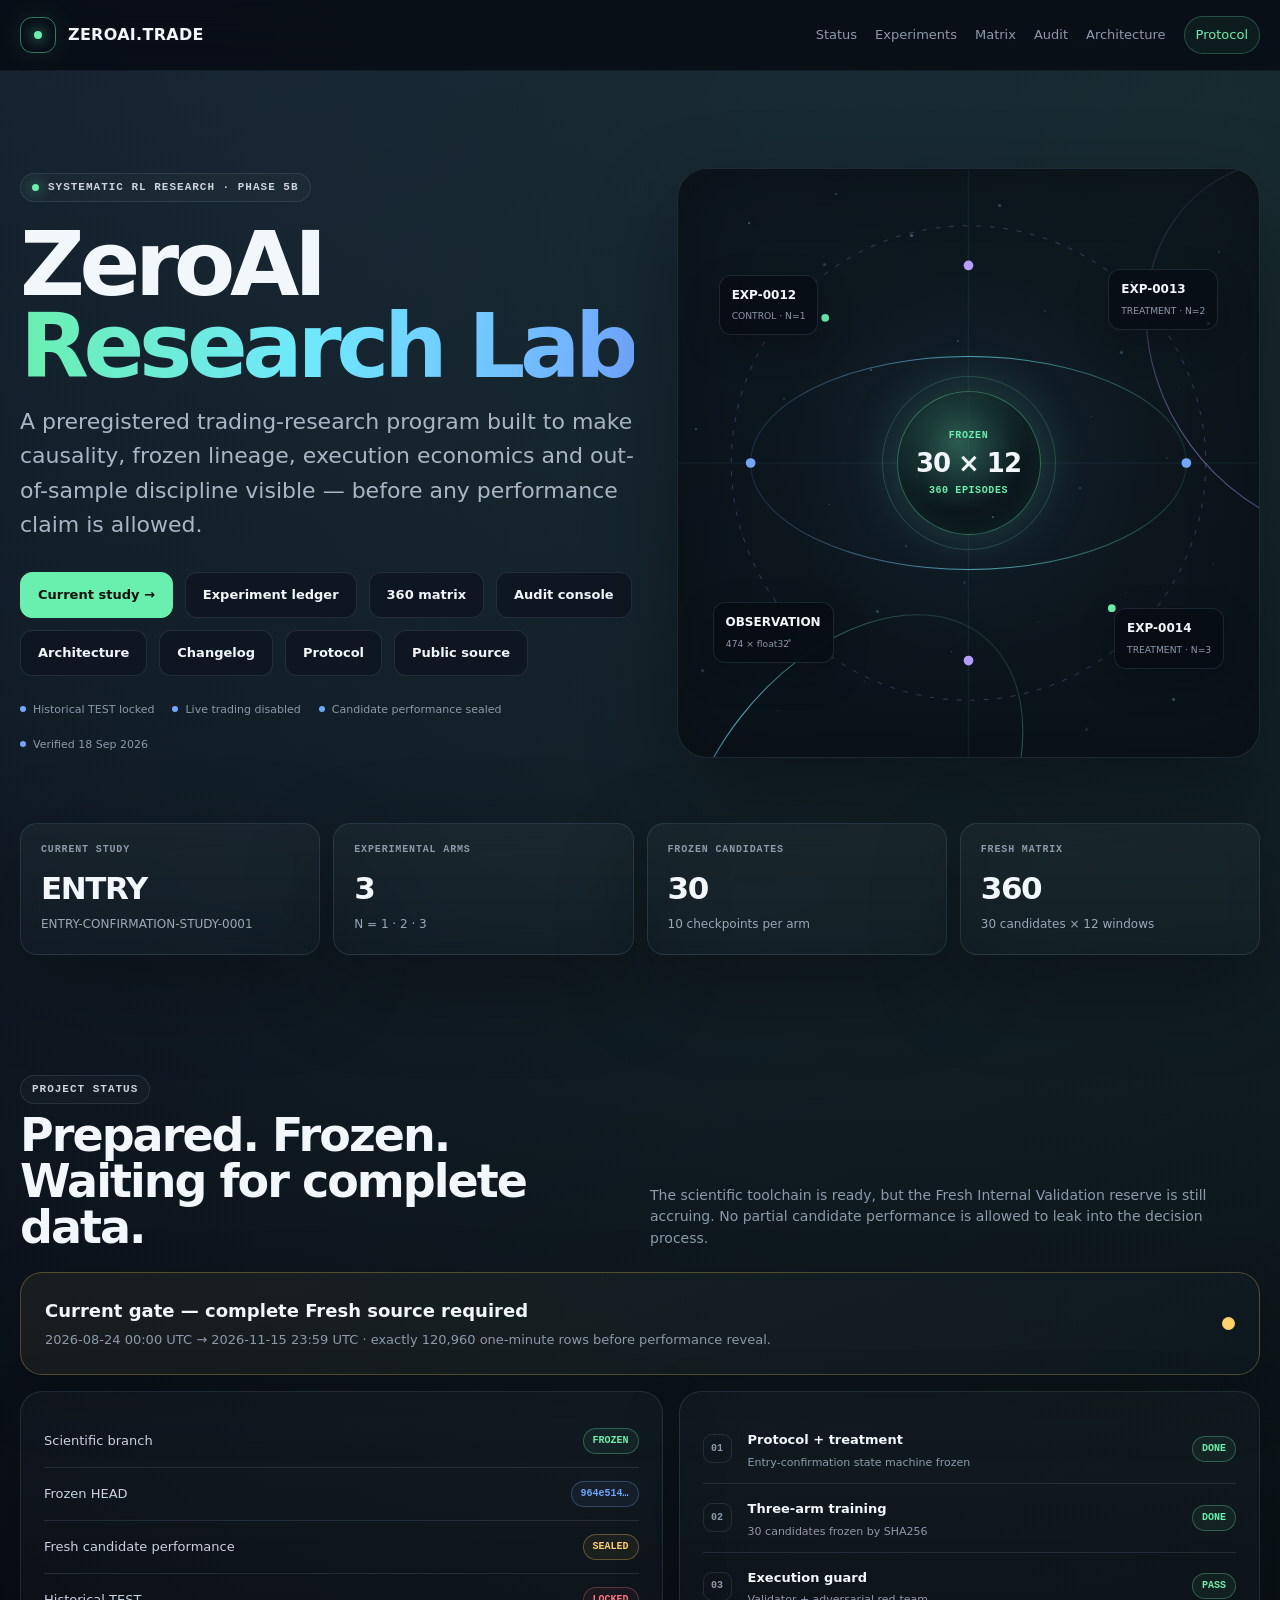
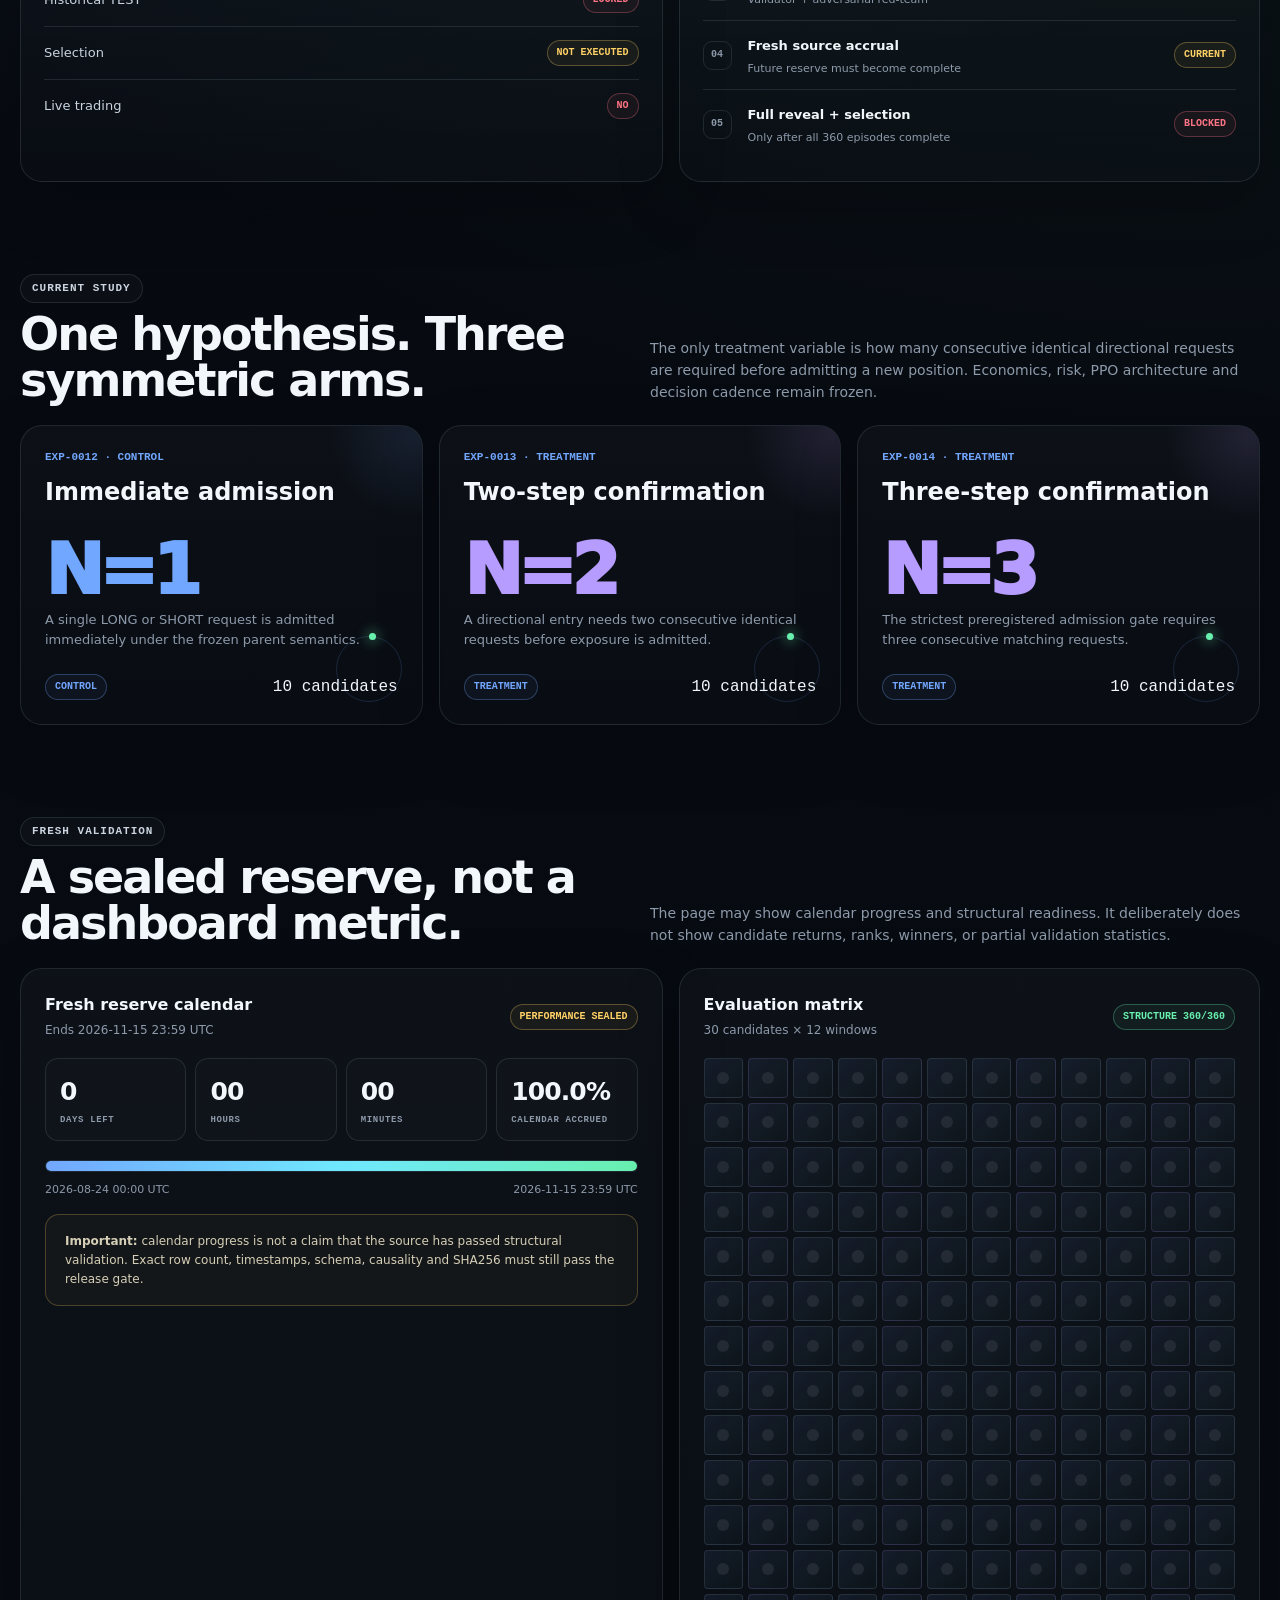
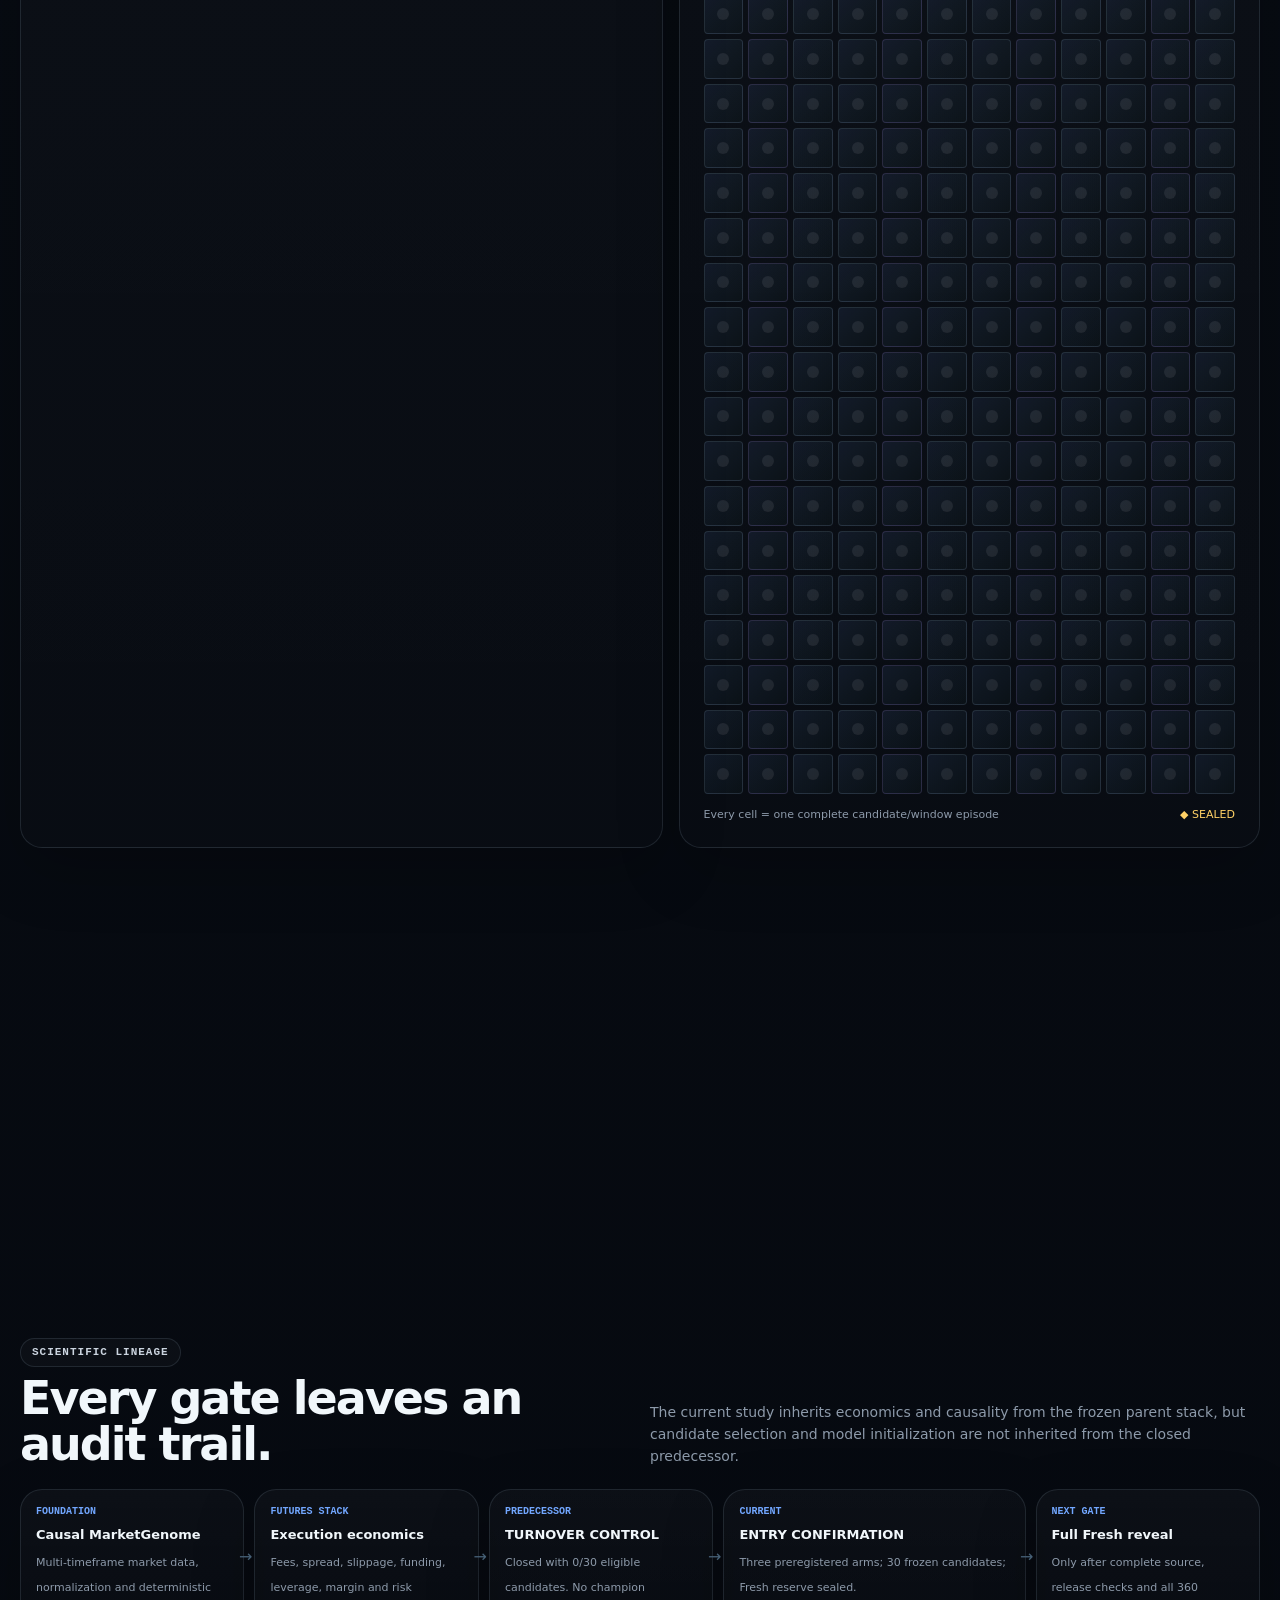
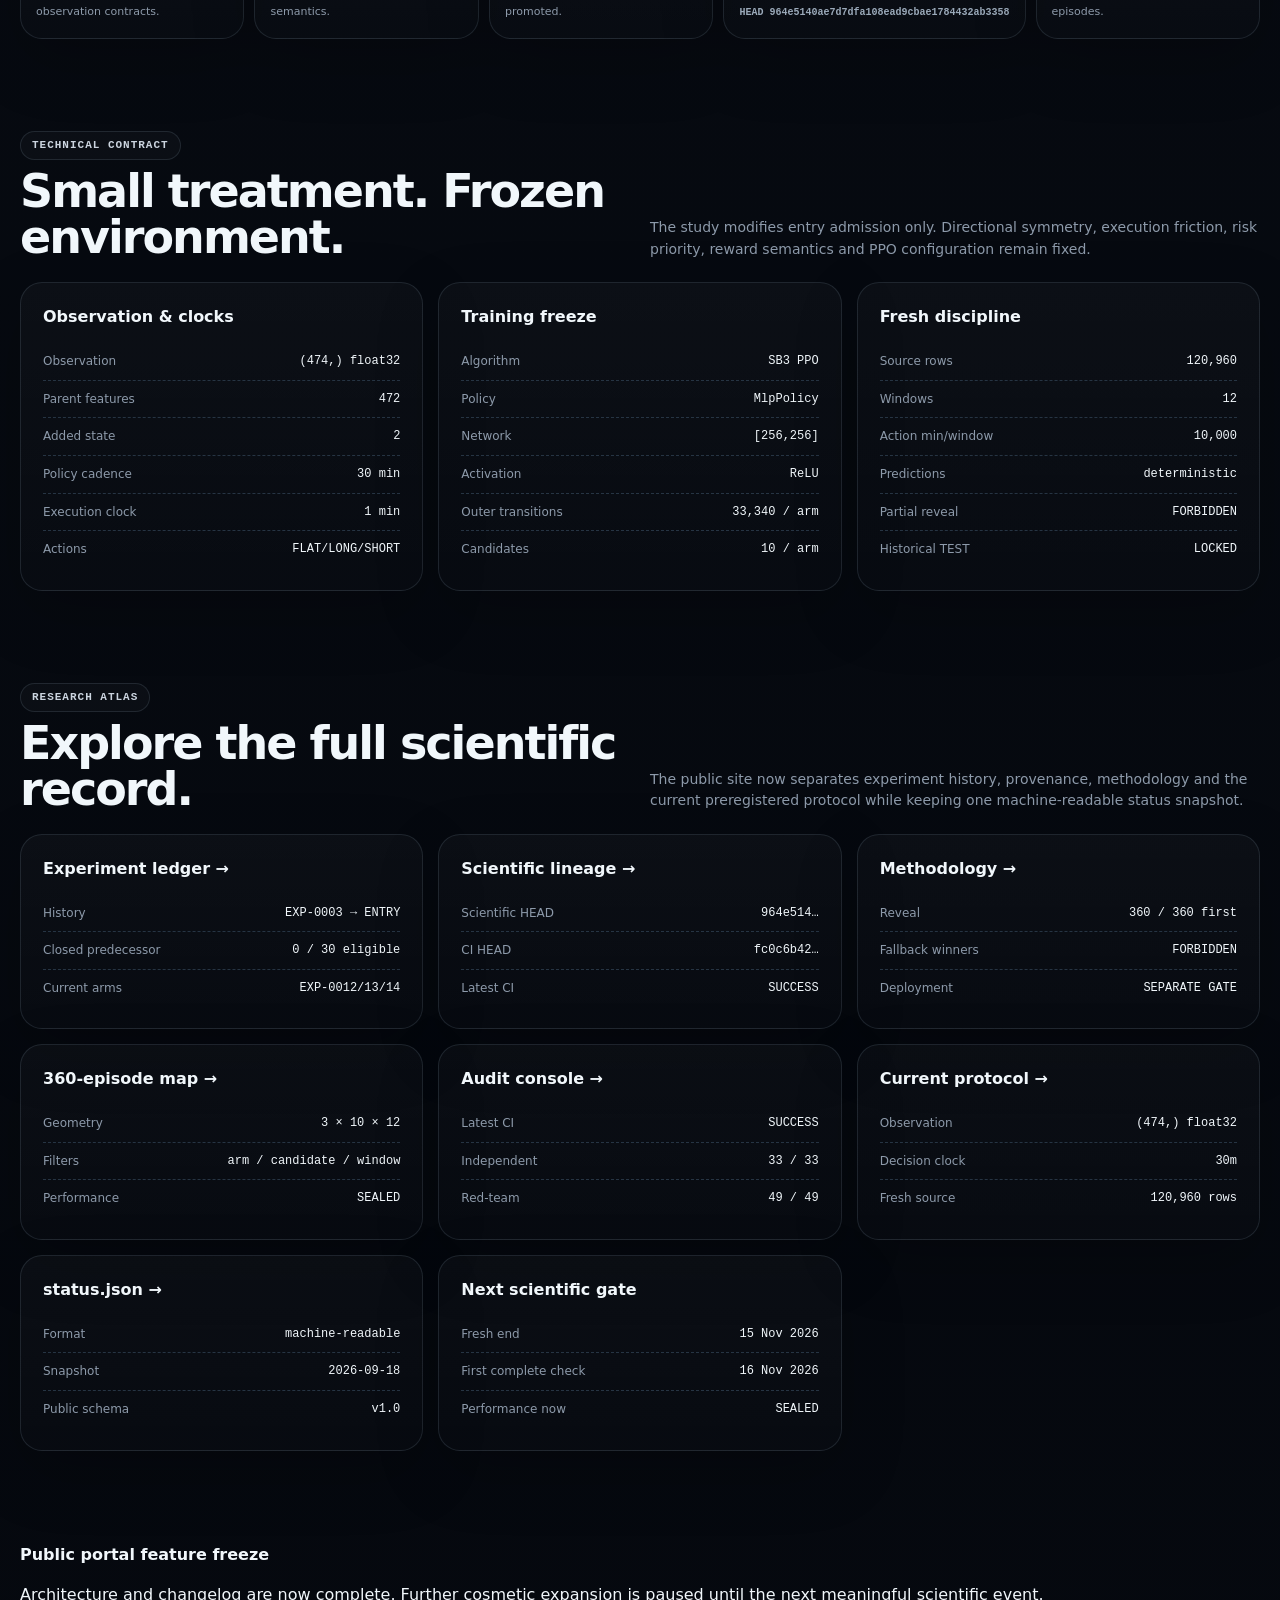
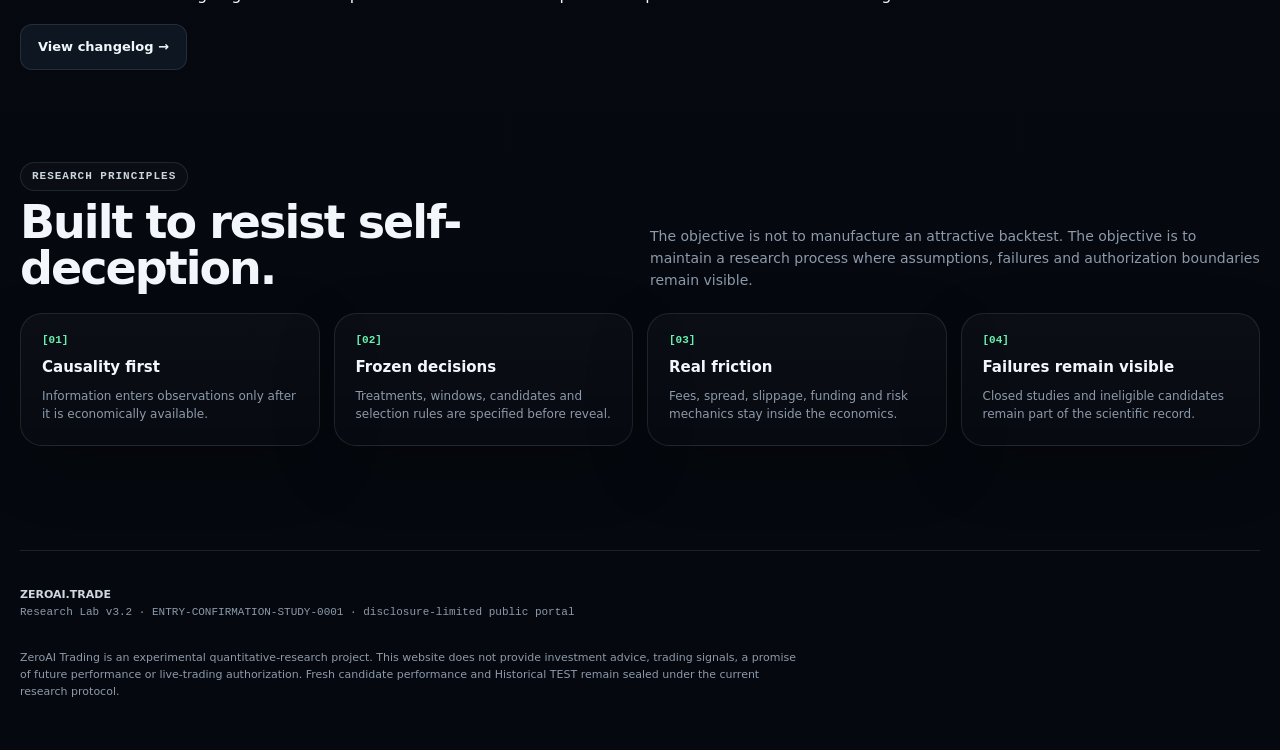
<file: index.html>
<!doctype html>
<html lang="en">
<head>
<meta charset="utf-8">
<meta name="viewport" content="width=device-width,initial-scale=1,viewport-fit=cover">
<meta name="theme-color" content="#05080e">
<meta name="color-scheme" content="dark">
<meta name="description" content="ZeroAI Trading — preregistered reinforcement-learning market research with causal data, frozen scientific lineage and fail-closed validation governance.">
<meta property="og:title" content="ZeroAI Trading — Research Lab">
<meta property="og:description" content="ENTRY-CONFIRMATION-STUDY-0001 · Phase 5B · 30 frozen candidates · 360 sealed Fresh Validation episodes.">
<meta property="og:type" content="website">
<meta property="og:url" content="https://zeroai.trade/">
<title>ZeroAI Trading — Research Lab</title>
<link rel="icon" href="data:image/svg+xml,%3Csvg xmlns='http://www.w3.org/2000/svg' viewBox='0 0 64 64'%3E%3Crect width='64' height='64' rx='18' fill='%2305080e'/%3E%3Ccircle cx='32' cy='32' r='18' fill='none' stroke='%2369f0ae' stroke-width='4'/%3E%3Ccircle cx='32' cy='32' r='5' fill='%2369f0ae'/%3E%3C/svg%3E">
<style>
:root{--bg:#05080e;--bg2:#080d15;--panel:rgba(13,20,30,.76);--panel2:rgba(8,13,20,.86);--text:#f1f7fb;--muted:#8d9aaa;--line:rgba(160,187,214,.14);--green:#69f0ae;--blue:#72a7ff;--cyan:#6fe8ff;--violet:#b79cff;--amber:#ffd166;--red:#ff7585;--r:22px;--max:1240px;--shadow:0 30px 90px rgba(0,0,0,.32)}
*{box-sizing:border-box}html{scroll-behavior:smooth}body{margin:0;background:radial-gradient(circle at 8% -8%,rgba(114,167,255,.17),transparent 31%),radial-gradient(circle at 96% 3%,rgba(105,240,174,.11),transparent 27%),linear-gradient(180deg,#05080e,#070b12 42%,#05080e);color:var(--text);font-family:Inter,ui-sans-serif,system-ui,-apple-system,BlinkMacSystemFont,"Segoe UI",sans-serif;line-height:1.55;overflow-x:hidden}body:before{content:"";position:fixed;inset:0;pointer-events:none;opacity:.21;background-image:linear-gradient(rgba(255,255,255,.018) 1px,transparent 1px),linear-gradient(90deg,rgba(255,255,255,.018) 1px,transparent 1px);background-size:44px 44px;mask-image:linear-gradient(to bottom,black,transparent 80%)}a{color:inherit}.mono,code{font-family:"SFMono-Regular",Consolas,"Liberation Mono",Menlo,monospace}.wrap{width:min(var(--max),calc(100% - 34px));margin:auto}.glass{background:linear-gradient(180deg,rgba(255,255,255,.034),rgba(255,255,255,.013));border:1px solid var(--line);box-shadow:var(--shadow);backdrop-filter:blur(14px)}
header{position:sticky;top:0;z-index:80;border-bottom:1px solid rgba(255,255,255,.055);background:rgba(5,8,14,.74);backdrop-filter:blur(18px)}.nav{min-height:70px;display:flex;align-items:center;justify-content:space-between;gap:24px}.brand{display:flex;align-items:center;gap:12px;text-decoration:none;font-weight:850;letter-spacing:.018em}.mark{width:36px;height:36px;border:1px solid rgba(105,240,174,.48);border-radius:12px;display:grid;place-items:center;color:var(--green);font-family:monospace;font-weight:900;box-shadow:0 0 28px rgba(105,240,174,.11);position:relative}.mark:after{content:"";position:absolute;width:8px;height:8px;border-radius:50%;background:var(--green);box-shadow:0 0 14px var(--green)}nav{display:flex;gap:18px;align-items:center}nav a{color:var(--muted);text-decoration:none;font-size:13px;transition:.2s}nav a:hover{color:var(--text)}.nav-pill{padding:8px 11px;border:1px solid rgba(105,240,174,.25);border-radius:999px;color:var(--green)!important;background:rgba(105,240,174,.055)}
.hero{min-height:760px;display:grid;grid-template-columns:1.03fr .97fr;align-items:center;gap:38px;padding:82px 0 58px}.eyebrow{display:inline-flex;align-items:center;gap:9px;padding:7px 11px;border:1px solid var(--line);border-radius:999px;background:rgba(255,255,255,.024);font:700 11px/1.2 monospace;letter-spacing:.09em;text-transform:uppercase;color:#cbd4df}.eyedot{width:7px;height:7px;border-radius:50%;background:var(--green);box-shadow:0 0 14px rgba(105,240,174,.85)}h1{margin:22px 0 18px;max-width:720px;font-size:clamp(54px,7vw,96px);line-height:.91;letter-spacing:-.06em}h1 span{background:linear-gradient(95deg,var(--green),var(--cyan) 48%,var(--blue));-webkit-background-clip:text;background-clip:text;color:transparent}.lead{max-width:690px;margin:0;color:#aab6c4;font-size:clamp(18px,1.8vw,22px)}.hero-actions{display:flex;gap:12px;flex-wrap:wrap;margin-top:30px}.btn{display:inline-flex;align-items:center;gap:9px;min-height:46px;padding:0 17px;border:1px solid var(--line);border-radius:12px;background:#0e1621;text-decoration:none;font-weight:780;font-size:13px;transition:.2s}.btn:hover{transform:translateY(-2px);border-color:#3a5066}.btn.primary{background:var(--green);border-color:var(--green);color:#07110c}.hero-note{margin-top:25px;display:flex;gap:18px;flex-wrap:wrap;color:var(--muted);font-size:11px}.hero-note span{display:flex;gap:7px;align-items:center}.hero-note i{width:6px;height:6px;border-radius:50%;background:var(--blue)}
.lab-visual{position:relative;min-height:590px;border-radius:30px;overflow:hidden;background:radial-gradient(circle at 50% 48%,rgba(105,240,174,.07),transparent 25%),radial-gradient(circle at 50% 50%,rgba(114,167,255,.08),transparent 47%),rgba(6,10,17,.55);border:1px solid rgba(160,187,214,.12);box-shadow:inset 0 0 70px rgba(0,0,0,.25),0 35px 90px rgba(0,0,0,.32)}.lab-visual:before{content:"";position:absolute;inset:0;background:linear-gradient(90deg,transparent 49.8%,rgba(111,232,255,.06) 50%,transparent 50.2%),linear-gradient(transparent 49.8%,rgba(111,232,255,.06) 50%,transparent 50.2%);pointer-events:none}.orbital{position:absolute;inset:0;width:100%;height:100%}.orbit{fill:none;stroke-width:1.15;transform-origin:50% 50%;animation:spin 22s linear infinite}.orbit.o2{animation-duration:31s;animation-direction:reverse}.orbit.o3{animation-duration:42s}.orbit-dash{fill:none;stroke:rgba(183,156,255,.27);stroke-width:1;stroke-dasharray:5 9;transform-origin:50% 50%;animation:spin 55s linear infinite reverse}@keyframes spin{to{transform:rotate(360deg)}}.core{position:absolute;left:50%;top:50%;transform:translate(-50%,-50%);width:144px;height:144px;border-radius:50%;display:grid;place-items:center;text-align:center;background:radial-gradient(circle at 42% 35%,rgba(105,240,174,.24),rgba(12,24,28,.96) 56%,#071017);border:1px solid rgba(105,240,174,.38);box-shadow:0 0 60px rgba(105,240,174,.13),inset 0 0 30px rgba(105,240,174,.08)}.core b{display:block;font-size:26px;letter-spacing:-.04em}.core small{display:block;color:var(--green);font:700 10px/1.5 monospace;letter-spacing:.06em}.float-label{position:absolute;padding:10px 12px;border:1px solid var(--line);border-radius:12px;background:rgba(8,13,20,.82);backdrop-filter:blur(12px);font-size:11px;box-shadow:0 12px 35px rgba(0,0,0,.22)}.float-label b{display:block;margin-bottom:3px;font-size:12px}.float-label small{color:var(--muted)}.fl1{left:7%;top:18%}.fl2{right:7%;top:17%}.fl3{right:6%;bottom:15%}.fl4{left:6%;bottom:16%}.pulse-ring{position:absolute;left:50%;top:50%;width:174px;height:174px;border:1px solid rgba(105,240,174,.20);border-radius:50%;transform:translate(-50%,-50%);animation:pulse 2.8s ease-out infinite}@keyframes pulse{0%{transform:translate(-50%,-50%) scale(.7);opacity:.9}100%{transform:translate(-50%,-50%) scale(1.6);opacity:0}}
.stats{display:grid;grid-template-columns:repeat(4,1fr);gap:13px;margin:-8px 0 74px}.stat{padding:20px;border-radius:17px}.stat .k{color:var(--muted);font:700 10px/1.2 monospace;letter-spacing:.085em;text-transform:uppercase}.stat .v{margin-top:8px;font-size:31px;font-weight:900;letter-spacing:-.045em}.stat .s{margin-top:3px;color:#9ba8b7;font-size:12px}
section{padding:46px 0}.section-head{display:flex;align-items:flex-end;justify-content:space-between;gap:28px;margin-bottom:22px}.section-head h2{margin:8px 0 0;font-size:clamp(31px,4vw,46px);letter-spacing:-.043em;line-height:1}.section-head p{max-width:610px;margin:0;color:var(--muted);font-size:14px}.card{border:1px solid var(--line);border-radius:var(--r);background:linear-gradient(180deg,rgba(255,255,255,.029),rgba(255,255,255,.012));box-shadow:0 22px 65px rgba(0,0,0,.20)}.badge{display:inline-flex;align-items:center;gap:7px;padding:6px 9px;border-radius:999px;border:1px solid var(--line);font:700 10px/1.2 monospace;white-space:nowrap}.good{color:var(--green);border-color:rgba(105,240,174,.30);background:rgba(105,240,174,.055)}.info{color:var(--blue);border-color:rgba(114,167,255,.30);background:rgba(114,167,255,.055)}.warn{color:var(--amber);border-color:rgba(255,209,102,.30);background:rgba(255,209,102,.055)}.bad{color:var(--red);border-color:rgba(255,117,133,.30);background:rgba(255,117,133,.055)}
.gate{padding:24px;display:grid;grid-template-columns:1fr auto;align-items:center;gap:18px;border-color:rgba(255,209,102,.26);background:linear-gradient(100deg,rgba(255,209,102,.055),rgba(114,167,255,.025))}.gate strong{font-size:18px}.gate p{margin:5px 0 0;color:var(--muted);font-size:13px}.beacon{width:13px;height:13px;border-radius:50%;background:var(--amber);box-shadow:0 0 0 0 rgba(255,209,102,.45);animation:beacon 2s infinite}@keyframes beacon{0%{box-shadow:0 0 0 0 rgba(255,209,102,.42)}70%{box-shadow:0 0 0 13px rgba(255,209,102,0)}100%{box-shadow:0 0 0 0 rgba(255,209,102,0)}}
.status-grid{display:grid;grid-template-columns:1.05fr .95fr;gap:16px;margin-top:16px}.panel{padding:23px}.status-line{display:flex;align-items:center;justify-content:space-between;gap:16px;padding:13px 0;border-bottom:1px solid var(--line)}.status-line:last-child{border-bottom:0}.status-line .label{color:#c9d3de;font-size:13px}.pipeline{display:grid}.step{display:grid;grid-template-columns:34px 1fr auto;gap:11px;align-items:center;padding:12px 0;border-bottom:1px solid var(--line)}.step:last-child{border-bottom:0}.num{width:29px;height:29px;border-radius:9px;display:grid;place-items:center;border:1px solid var(--line);font:700 10px/1 monospace;color:var(--muted)}.step b{font-size:13px}.step small{display:block;margin-top:2px;color:var(--muted);font-size:11px}
.arm-grid{display:grid;grid-template-columns:repeat(3,1fr);gap:16px}.arm{padding:24px;min-height:300px;display:flex;flex-direction:column;position:relative;overflow:hidden}.arm:after{content:"";position:absolute;width:180px;height:180px;border-radius:50%;right:-80px;top:-80px;background:radial-gradient(circle,rgba(114,167,255,.11),transparent 65%)}.arm.treat:after{background:radial-gradient(circle,rgba(183,156,255,.12),transparent 65%)}.arm .id{font:700 11px/1.3 monospace;color:var(--blue)}.arm h3{margin:9px 0 6px;font-size:24px}.arm .n{font-size:70px;font-weight:950;line-height:.9;letter-spacing:-.07em;margin:22px 0 8px;color:var(--blue)}.arm.treat .n{color:var(--violet)}.arm p{margin:0;color:var(--muted);font-size:13px}.arm .foot{margin-top:auto;padding-top:23px;display:flex;justify-content:space-between;gap:10px;align-items:center}.mini-orbit{position:absolute;right:20px;bottom:22px;width:66px;height:66px;border:1px solid rgba(114,167,255,.16);border-radius:50%}.mini-orbit:after{content:"";position:absolute;width:7px;height:7px;background:var(--green);border-radius:50%;left:50%;top:-4px;box-shadow:0 0 13px var(--green);animation:mini 7s linear infinite;transform-origin:0 37px}@keyframes mini{to{transform:rotate(360deg)}}
.fresh-grid{display:grid;grid-template-columns:1.05fr .95fr;gap:16px}.progress-box{padding:24px}.fresh-clock{display:grid;grid-template-columns:repeat(4,1fr);gap:9px;margin-top:18px}.clock-unit{padding:14px;border:1px solid var(--line);border-radius:13px;background:rgba(255,255,255,.014)}.clock-unit b{font-size:25px;letter-spacing:-.035em}.clock-unit span{display:block;color:var(--muted);font:700 9px/1.3 monospace;text-transform:uppercase;letter-spacing:.07em;margin-top:3px}.progress-track{height:12px;margin:19px 0 9px;border-radius:999px;background:#081019;border:1px solid var(--line);overflow:hidden}.progress-fill{height:100%;width:0;background:linear-gradient(90deg,var(--blue),var(--cyan),var(--green));box-shadow:0 0 16px rgba(105,240,174,.22);transition:width .8s ease}.progress-meta{display:flex;justify-content:space-between;gap:16px;color:var(--muted);font-size:11px}.matrix-panel{padding:24px}.matrix{display:grid;grid-template-columns:repeat(12,1fr);gap:5px;margin-top:18px}.cell{aspect-ratio:1;border:1px solid rgba(151,178,206,.16);border-radius:4px;background:linear-gradient(135deg,rgba(114,167,255,.09),rgba(105,240,174,.025));position:relative;overflow:hidden}.cell:after{content:"";position:absolute;inset:34%;border-radius:50%;background:rgba(255,255,255,.08)}.cell:nth-child(3n+2){border-color:rgba(183,156,255,.16)}.matrix-caption{display:flex;align-items:center;justify-content:space-between;gap:14px;margin-top:12px;color:var(--muted);font-size:11px}.lock{display:inline-flex;gap:7px;align-items:center;color:var(--amber)}
.ci-grid{display:grid;grid-template-columns:repeat(3,1fr);gap:14px}.ci-card{padding:22px}.ci-card .score{font-size:40px;font-weight:930;letter-spacing:-.05em;color:var(--green)}.ci-card b{display:block;margin-top:5px;font-size:14px}.ci-card p{margin:7px 0 0;color:var(--muted);font-size:12px}.ci-strip{height:6px;border-radius:999px;background:linear-gradient(90deg,var(--green),var(--cyan));margin-top:16px;box-shadow:0 0 14px rgba(105,240,174,.18)}
.lineage{display:grid;grid-template-columns:repeat(5,1fr);gap:10px}.chain{padding:15px;min-height:142px;position:relative}.chain .ci{font:700 10px/1.3 monospace;color:var(--blue)}.chain strong{display:block;margin:8px 0 5px;font-size:13px;line-height:1.35}.chain small{color:var(--muted);font-size:11px;line-height:1.45}.chain:after{content:"→";position:absolute;right:-9px;top:55px;color:#466076;z-index:3}.chain:last-child:after{display:none}.hash{display:block;overflow:hidden;text-overflow:ellipsis;white-space:nowrap;color:#9baaba;font:600 10px/1.4 monospace;margin-top:8px}
.detail-grid{display:grid;grid-template-columns:repeat(3,1fr);gap:15px}.detail{padding:22px}.detail h3{margin:0 0 13px;font-size:16px}.metric{display:flex;justify-content:space-between;gap:17px;padding:9px 0;border-bottom:1px dashed #263443;font-size:12px}.metric:last-child{border-bottom:0}.metric span:first-child{color:var(--muted)}.metric span:last-child{font-family:monospace;text-align:right}.method-grid{display:grid;grid-template-columns:repeat(4,1fr);gap:14px}.method{padding:21px}.method .icon{font:800 11px/1 monospace;color:var(--green);margin-bottom:10px}.method h3{margin:0 0 7px;font-size:15px}.method p{margin:0;color:var(--muted);font-size:12px}.notice{margin-top:16px;padding:17px 19px;border-radius:14px;border:1px solid rgba(255,209,102,.24);background:rgba(255,209,102,.035);color:#d6cfb7;font-size:12px}
footer{margin-top:58px;border-top:1px solid var(--line);padding:35px 0 50px;color:var(--muted);font-size:11px}.footer-grid{display:flex;align-items:flex-start;justify-content:space-between;gap:28px;flex-wrap:wrap}.footer-grid strong{color:#cfd8e2}.tiny{max-width:780px}.reveal{opacity:0;transform:translateY(16px);transition:opacity .65s ease,transform .65s ease}.reveal.on{opacity:1;transform:none}
@media(max-width:1040px){.hero{grid-template-columns:1fr;min-height:auto}.lab-visual{min-height:540px}.lineage{grid-template-columns:repeat(3,1fr)}.chain:after{display:none}.matrix{grid-template-columns:repeat(10,1fr)}}
@media(max-width:850px){nav{display:none}.stats,.arm-grid,.ci-grid,.detail-grid,.status-grid,.fresh-grid{grid-template-columns:1fr 1fr}.method-grid{grid-template-columns:1fr 1fr}.matrix{grid-template-columns:repeat(8,1fr)}}
@media(max-width:620px){.wrap{width:min(var(--max),calc(100% - 20px))}.hero{padding-top:55px}.lab-visual{min-height:470px}.stats,.arm-grid,.ci-grid,.detail-grid,.status-grid,.fresh-grid,.method-grid,.lineage{grid-template-columns:1fr}.section-head{align-items:flex-start;flex-direction:column}.fresh-clock{grid-template-columns:repeat(2,1fr)}.matrix{grid-template-columns:repeat(6,1fr)}.float-label{font-size:9px}.fl1{left:3%;top:9%}.fl2{right:3%;top:9%}.fl3{right:3%;bottom:10%}.fl4{left:3%;bottom:10%}.core{width:124px;height:124px}.gate{grid-template-columns:1fr auto}h1{font-size:clamp(50px,16vw,76px)}}
</style>
</head>
<body>
<header><div class="wrap nav"><a class="brand" href="#top"><span class="mark"></span><span>ZEROAI.TRADE</span></a><nav><a href="#status">Status</a><a href="experiments.html">Experiments</a><a href="matrix.html">Matrix</a><a href="audit.html">Audit</a><a href="architecture.html">Architecture</a><a class="nav-pill" href="protocol.html">Protocol</a></nav></div></header>
<main id="top"><div class="wrap">
<section class="hero">
<div>
<div class="eyebrow"><span class="eyedot"></span> systematic RL research · phase 5B</div>
<h1>ZeroAI <span>Research Lab</span></h1>
<p class="lead">A preregistered trading-research program built to make causality, frozen lineage, execution economics and out-of-sample discipline visible — before any performance claim is allowed.</p>
<div class="hero-actions"><a class="btn primary" href="#study">Current study →</a><a class="btn" href="experiments.html">Experiment ledger</a><a class="btn" href="matrix.html">360 matrix</a><a class="btn" href="audit.html">Audit console</a><a class="btn" href="architecture.html">Architecture</a><a class="btn" href="changelog.html">Changelog</a><a class="btn" href="protocol.html">Protocol</a><a class="btn" href="https://github.com/Nefitra/zeroai-trading-site" rel="noopener noreferrer">Public source</a></div>
<div class="hero-note"><span><i></i> Historical TEST locked</span><span><i></i> Live trading disabled</span><span><i></i> Candidate performance sealed</span><span><i></i> Verified 18 Sep 2026</span></div>
</div>
<div class="lab-visual reveal" aria-label="ENTRY Confirmation research visualization">
<svg class="orbital" viewBox="0 0 600 600" role="img" aria-label="Three experimental arms orbiting frozen Fresh Validation core">
<defs><linearGradient id="g1" x1="0" x2="1"><stop offset="0" stop-color="#72a7ff" stop-opacity=".14"/><stop offset=".52" stop-color="#6fe8ff" stop-opacity=".68"/><stop offset="1" stop-color="#69f0ae" stop-opacity=".12"/></linearGradient><linearGradient id="g2" x1="0" x2="1"><stop offset="0" stop-color="#b79cff" stop-opacity=".12"/><stop offset=".55" stop-color="#b79cff" stop-opacity=".55"/><stop offset="1" stop-color="#72a7ff" stop-opacity=".10"/></linearGradient></defs>
<ellipse class="orbit" cx="300" cy="300" rx="225" ry="110" stroke="url(#g1)"/><ellipse class="orbit o2" cx="300" cy="300" rx="205" ry="170" stroke="url(#g2)" transform="rotate(54 300 300)"/><ellipse class="orbit o3" cx="300" cy="300" rx="220" ry="145" stroke="url(#g1)" transform="rotate(-52 300 300)"/><circle class="orbit-dash" cx="300" cy="300" r="245"/>
<g fill="#72a7ff"><circle cx="75" cy="300" r="5"/><circle cx="525" cy="300" r="5"/></g><g fill="#b79cff"><circle cx="300" cy="96" r="5"/><circle cx="300" cy="504" r="5"/></g><g fill="#69f0ae"><circle cx="152" cy="150" r="4"/><circle cx="448" cy="450" r="4"/></g>
</svg>
<div class="pulse-ring"></div><div class="core"><div><small>FROZEN</small><b>30 × 12</b><small>360 EPISODES</small></div></div>
<div class="float-label fl1"><b>EXP-0012</b><small>CONTROL · N=1</small></div><div class="float-label fl2"><b>EXP-0013</b><small>TREATMENT · N=2</small></div><div class="float-label fl3"><b>EXP-0014</b><small>TREATMENT · N=3</small></div><div class="float-label fl4"><b>OBSERVATION</b><small>474 × float32</small></div>
</div>
</section>
<div class="stats reveal"><div class="stat glass"><div class="k">Current study</div><div class="v">ENTRY</div><div class="s">ENTRY-CONFIRMATION-STUDY-0001</div></div><div class="stat glass"><div class="k">Experimental arms</div><div class="v">3</div><div class="s">N = 1 · 2 · 3</div></div><div class="stat glass"><div class="k">Frozen candidates</div><div class="v">30</div><div class="s">10 checkpoints per arm</div></div><div class="stat glass"><div class="k">Fresh matrix</div><div class="v">360</div><div class="s">30 candidates × 12 windows</div></div></div>
<section id="status" class="reveal"><div class="section-head"><div><div class="eyebrow">project status</div><h2>Prepared. Frozen. Waiting for complete data.</h2></div><p>The scientific toolchain is ready, but the Fresh Internal Validation reserve is still accruing. No partial candidate performance is allowed to leak into the decision process.</p></div>
<div class="gate card"><div><strong>Current gate — complete Fresh source required</strong><p>2026-08-24 00:00 UTC → 2026-11-15 23:59 UTC · exactly 120,960 one-minute rows before performance reveal.</p></div><span class="beacon"></span></div>
<div class="status-grid"><div class="panel card"><div class="status-line"><span class="label">Scientific branch</span><span class="badge good">FROZEN</span></div><div class="status-line"><span class="label">Frozen HEAD</span><span class="badge info">964e514…</span></div><div class="status-line"><span class="label">Fresh candidate performance</span><span class="badge warn">SEALED</span></div><div class="status-line"><span class="label">Historical TEST</span><span class="badge bad">LOCKED</span></div><div class="status-line"><span class="label">Selection</span><span class="badge warn">NOT EXECUTED</span></div><div class="status-line"><span class="label">Live trading</span><span class="badge bad">NO</span></div></div><div class="panel card"><div class="pipeline"><div class="step"><span class="num">01</span><div><b>Protocol + treatment</b><small>Entry-confirmation state machine frozen</small></div><span class="badge good">DONE</span></div><div class="step"><span class="num">02</span><div><b>Three-arm training</b><small>30 candidates frozen by SHA256</small></div><span class="badge good">DONE</span></div><div class="step"><span class="num">03</span><div><b>Execution guard</b><small>Validator + adversarial red-team</small></div><span class="badge good">PASS</span></div><div class="step"><span class="num">04</span><div><b>Fresh source accrual</b><small>Future reserve must become complete</small></div><span class="badge warn">CURRENT</span></div><div class="step"><span class="num">05</span><div><b>Full reveal + selection</b><small>Only after all 360 episodes complete</small></div><span class="badge bad">BLOCKED</span></div></div></div></div></section>
<section id="study" class="reveal"><div class="section-head"><div><div class="eyebrow">current study</div><h2>One hypothesis. Three symmetric arms.</h2></div><p>The only treatment variable is how many consecutive identical directional requests are required before admitting a new position. Economics, risk, PPO architecture and decision cadence remain frozen.</p></div>
<div class="arm-grid"><article class="arm card"><div class="id">EXP-0012 · CONTROL</div><h3>Immediate admission</h3><div class="n">N=1</div><p>A single LONG or SHORT request is admitted immediately under the frozen parent semantics.</p><div class="foot"><span class="badge info">CONTROL</span><span class="mono">10 candidates</span></div><span class="mini-orbit"></span></article><article class="arm treat card"><div class="id">EXP-0013 · TREATMENT</div><h3>Two-step confirmation</h3><div class="n">N=2</div><p>A directional entry needs two consecutive identical requests before exposure is admitted.</p><div class="foot"><span class="badge info">TREATMENT</span><span class="mono">10 candidates</span></div><span class="mini-orbit"></span></article><article class="arm treat card"><div class="id">EXP-0014 · TREATMENT</div><h3>Three-step confirmation</h3><div class="n">N=3</div><p>The strictest preregistered admission gate requires three consecutive matching requests.</p><div class="foot"><span class="badge info">TREATMENT</span><span class="mono">10 candidates</span></div><span class="mini-orbit"></span></article></div></section>
<section id="fresh" class="reveal"><div class="section-head"><div><div class="eyebrow">fresh validation</div><h2>A sealed reserve, not a dashboard metric.</h2></div><p>The page may show calendar progress and structural readiness. It deliberately does not show candidate returns, ranks, winners, or partial validation statistics.</p></div>
<div class="fresh-grid"><div class="progress-box card"><div style="display:flex;justify-content:space-between;gap:14px;align-items:center"><div><b>Fresh reserve calendar</b><div style="color:var(--muted);font-size:12px;margin-top:3px">Ends 2026-11-15 23:59 UTC</div></div><span class="badge warn">PERFORMANCE SEALED</span></div><div class="fresh-clock"><div class="clock-unit"><b id="d">—</b><span>days left</span></div><div class="clock-unit"><b id="h">—</b><span>hours</span></div><div class="clock-unit"><b id="m">—</b><span>minutes</span></div><div class="clock-unit"><b id="pct">—</b><span>calendar accrued</span></div></div><div class="progress-track"><div class="progress-fill" id="bar"></div></div><div class="progress-meta"><span>2026-08-24 00:00 UTC</span><span>2026-11-15 23:59 UTC</span></div><div class="notice"><strong>Important:</strong> calendar progress is not a claim that the source has passed structural validation. Exact row count, timestamps, schema, causality and SHA256 must still pass the release gate.</div></div><div class="matrix-panel card"><div style="display:flex;justify-content:space-between;gap:14px;align-items:center"><div><b>Evaluation matrix</b><div style="color:var(--muted);font-size:12px;margin-top:3px">30 candidates × 12 windows</div></div><span class="badge good">STRUCTURE 360/360</span></div><div class="matrix" id="matrix"></div><div class="matrix-caption"><span>Every cell = one complete candidate/window episode</span><span class="lock">◆ SEALED</span></div></div></div></section>
<section id="ci" class="reveal"><div class="section-head"><div><div class="eyebrow">independent CI evidence</div><h2>Checks before claims.</h2></div><p>The frozen execution-guard toolchain is compiled and independently reviewed on the technical CI branch without touching Fresh performance or Historical TEST.</p></div><div class="ci-grid"><div class="ci-card card"><div class="score">33/33</div><b>Independent validator</b><p>Execution-guard contract, boundaries, invariants and release conditions.</p><div class="ci-strip"></div></div><div class="ci-card card"><div class="score">49/49</div><b>Adversarial red-team</b><p>Fail-closed source review against leakage, TEST access and unsafe execution paths.</p><div class="ci-strip"></div></div><div class="ci-card card"><div class="score">360/360</div><b>Matrix structure</b><p>Thirty frozen candidates mapped across twelve disjoint Fresh windows.</p><div class="ci-strip"></div></div></div></section>
<section id="lineage" class="reveal"><div class="section-head"><div><div class="eyebrow">scientific lineage</div><h2>Every gate leaves an audit trail.</h2></div><p>The current study inherits economics and causality from the frozen parent stack, but candidate selection and model initialization are not inherited from the closed predecessor.</p></div><div class="lineage"><div class="chain card"><div class="ci">FOUNDATION</div><strong>Causal MarketGenome</strong><small>Multi-timeframe market data, normalization and deterministic observation contracts.</small></div><div class="chain card"><div class="ci">FUTURES STACK</div><strong>Execution economics</strong><small>Fees, spread, slippage, funding, leverage, margin and risk semantics.</small></div><div class="chain card"><div class="ci">PREDECESSOR</div><strong>TURNOVER CONTROL</strong><small>Closed with 0/30 eligible candidates. No champion promoted.</small></div><div class="chain card"><div class="ci">CURRENT</div><strong>ENTRY CONFIRMATION</strong><small>Three preregistered arms; 30 frozen candidates; Fresh reserve sealed.</small><span class="hash">HEAD 964e5140ae7d7dfa108ead9cbae1784432ab3358</span></div><div class="chain card"><div class="ci">NEXT GATE</div><strong>Full Fresh reveal</strong><small>Only after complete source, release checks and all 360 episodes.</small></div></div></section>
<section class="reveal"><div class="section-head"><div><div class="eyebrow">technical contract</div><h2>Small treatment. Frozen environment.</h2></div><p>The study modifies entry admission only. Directional symmetry, execution friction, risk priority, reward semantics and PPO configuration remain fixed.</p></div><div class="detail-grid"><div class="detail card"><h3>Observation & clocks</h3><div class="metric"><span>Observation</span><span>(474,) float32</span></div><div class="metric"><span>Parent features</span><span>472</span></div><div class="metric"><span>Added state</span><span>2</span></div><div class="metric"><span>Policy cadence</span><span>30 min</span></div><div class="metric"><span>Execution clock</span><span>1 min</span></div><div class="metric"><span>Actions</span><span>FLAT/LONG/SHORT</span></div></div><div class="detail card"><h3>Training freeze</h3><div class="metric"><span>Algorithm</span><span>SB3 PPO</span></div><div class="metric"><span>Policy</span><span>MlpPolicy</span></div><div class="metric"><span>Network</span><span>[256,256]</span></div><div class="metric"><span>Activation</span><span>ReLU</span></div><div class="metric"><span>Outer transitions</span><span>33,340 / arm</span></div><div class="metric"><span>Candidates</span><span>10 / arm</span></div></div><div class="detail card"><h3>Fresh discipline</h3><div class="metric"><span>Source rows</span><span>120,960</span></div><div class="metric"><span>Windows</span><span>12</span></div><div class="metric"><span>Action min/window</span><span>10,000</span></div><div class="metric"><span>Predictions</span><span>deterministic</span></div><div class="metric"><span>Partial reveal</span><span>FORBIDDEN</span></div><div class="metric"><span>Historical TEST</span><span>LOCKED</span></div></div></div></section>
<section id="atlas" class="reveal"><div class="section-head"><div><div class="eyebrow">research atlas</div><h2>Explore the full scientific record.</h2></div><p>The public site now separates experiment history, provenance, methodology and the current preregistered protocol while keeping one machine-readable status snapshot.</p></div><div class="detail-grid"><a class="detail card" href="experiments.html" style="text-decoration:none"><h3>Experiment ledger →</h3><div class="metric"><span>History</span><span>EXP-0003 → ENTRY</span></div><div class="metric"><span>Closed predecessor</span><span>0 / 30 eligible</span></div><div class="metric"><span>Current arms</span><span>EXP-0012/13/14</span></div></a><a class="detail card" href="lineage.html" style="text-decoration:none"><h3>Scientific lineage →</h3><div class="metric"><span>Scientific HEAD</span><span>964e514…</span></div><div class="metric"><span>CI HEAD</span><span>fc0c6b42…</span></div><div class="metric"><span>Latest CI</span><span>SUCCESS</span></div></a><a class="detail card" href="methodology.html" style="text-decoration:none"><h3>Methodology →</h3><div class="metric"><span>Reveal</span><span>360 / 360 first</span></div><div class="metric"><span>Fallback winners</span><span>FORBIDDEN</span></div><div class="metric"><span>Deployment</span><span>SEPARATE GATE</span></div></a></div><div class="detail-grid" style="margin-top:15px"><a class="detail card" href="matrix.html" style="text-decoration:none"><h3>360-episode map →</h3><div class="metric"><span>Geometry</span><span>3 × 10 × 12</span></div><div class="metric"><span>Filters</span><span>arm / candidate / window</span></div><div class="metric"><span>Performance</span><span>SEALED</span></div></a><a class="detail card" href="audit.html" style="text-decoration:none"><h3>Audit console →</h3><div class="metric"><span>Latest CI</span><span>SUCCESS</span></div><div class="metric"><span>Independent</span><span>33 / 33</span></div><div class="metric"><span>Red-team</span><span>49 / 49</span></div></a><a class="detail card" href="protocol.html" style="text-decoration:none"><h3>Current protocol →</h3><div class="metric"><span>Observation</span><span>(474,) float32</span></div><div class="metric"><span>Decision clock</span><span>30m</span></div><div class="metric"><span>Fresh source</span><span>120,960 rows</span></div></a><a class="detail card" href="status.json" style="text-decoration:none"><h3>status.json →</h3><div class="metric"><span>Format</span><span>machine-readable</span></div><div class="metric"><span>Snapshot</span><span>2026-09-18</span></div><div class="metric"><span>Public schema</span><span>v1.0</span></div></a><div class="detail card"><h3>Next scientific gate</h3><div class="metric"><span>Fresh end</span><span>15 Nov 2026</span></div><div class="metric"><span>First complete check</span><span>16 Nov 2026</span></div><div class="metric"><span>Performance now</span><span>SEALED</span></div></div></div></section>
<section class="reveal"><div class="freeze-banner"><div><b>Public portal feature freeze</b><p>Architecture and changelog are now complete. Further cosmetic expansion is paused until the next meaningful scientific event.</p></div><a class="btn" href="changelog.html">View changelog →</a></div></section>
<section id="method" class="reveal"><div class="section-head"><div><div class="eyebrow">research principles</div><h2>Built to resist self-deception.</h2></div><p>The objective is not to manufacture an attractive backtest. The objective is to maintain a research process where assumptions, failures and authorization boundaries remain visible.</p></div><div class="method-grid"><div class="method card"><div class="icon">[01]</div><h3>Causality first</h3><p>Information enters observations only after it is economically available.</p></div><div class="method card"><div class="icon">[02]</div><h3>Frozen decisions</h3><p>Treatments, windows, candidates and selection rules are specified before reveal.</p></div><div class="method card"><div class="icon">[03]</div><h3>Real friction</h3><p>Fees, spread, slippage, funding and risk mechanics stay inside the economics.</p></div><div class="method card"><div class="icon">[04]</div><h3>Failures remain visible</h3><p>Closed studies and ineligible candidates remain part of the scientific record.</p></div></div></section>
<footer><div class="footer-grid"><div><strong>ZEROAI.TRADE</strong><br><span class="mono">Research Lab v3.2 · ENTRY-CONFIRMATION-STUDY-0001 · disclosure-limited public portal</span></div><div class="tiny">ZeroAI Trading is an experimental quantitative-research project. This website does not provide investment advice, trading signals, a promise of future performance or live-trading authorization. Fresh candidate performance and Historical TEST remain sealed under the current research protocol.</div></div></footer>
</div></main>
<script>
(function(){
const start=Date.parse('2026-08-24T00:00:00Z'),end=Date.parse('2026-11-15T23:59:00Z');
function tick(){const now=Date.now(),left=Math.max(0,end-now),days=Math.floor(left/86400000),hours=Math.floor(left%86400000/3600000),mins=Math.floor(left%3600000/60000),p=Math.max(0,Math.min(1,(now-start)/(end-start))),pc=(p*100).toFixed(1)+'%';document.getElementById('d').textContent=days;document.getElementById('h').textContent=String(hours).padStart(2,'0');document.getElementById('m').textContent=String(mins).padStart(2,'0');document.getElementById('pct').textContent=pc;document.getElementById('bar').style.width=pc}
function matrix(){const el=document.getElementById('matrix');for(let i=0;i<360;i++){const c=document.createElement('span');c.className='cell';c.title='Episode '+String(i+1).padStart(3,'0')+' · performance sealed';el.appendChild(c)}}
function reveal(){const io=new IntersectionObserver(es=>es.forEach(e=>{if(e.isIntersecting)e.target.classList.add('on')}),{threshold:.08});document.querySelectorAll('.reveal').forEach(x=>io.observe(x))}
function stars(){const v=document.querySelector('.lab-visual');for(let i=0;i<38;i++){const s=document.createElement('i');s.style.cssText='position:absolute;width:'+((i%3)+1)+'px;height:'+((i%3)+1)+'px;border-radius:50%;background:rgba(210,232,255,'+(0.12+(i%5)*.05)+');left:'+((i*37)%96+2)+'%;top:'+((i*61)%94+3)+'%;box-shadow:0 0 8px rgba(111,232,255,.22);pointer-events:none';v.appendChild(s)}}
matrix();stars();tick();reveal();setInterval(tick,30000);
})();
</script>
</body>
</html>
</file>
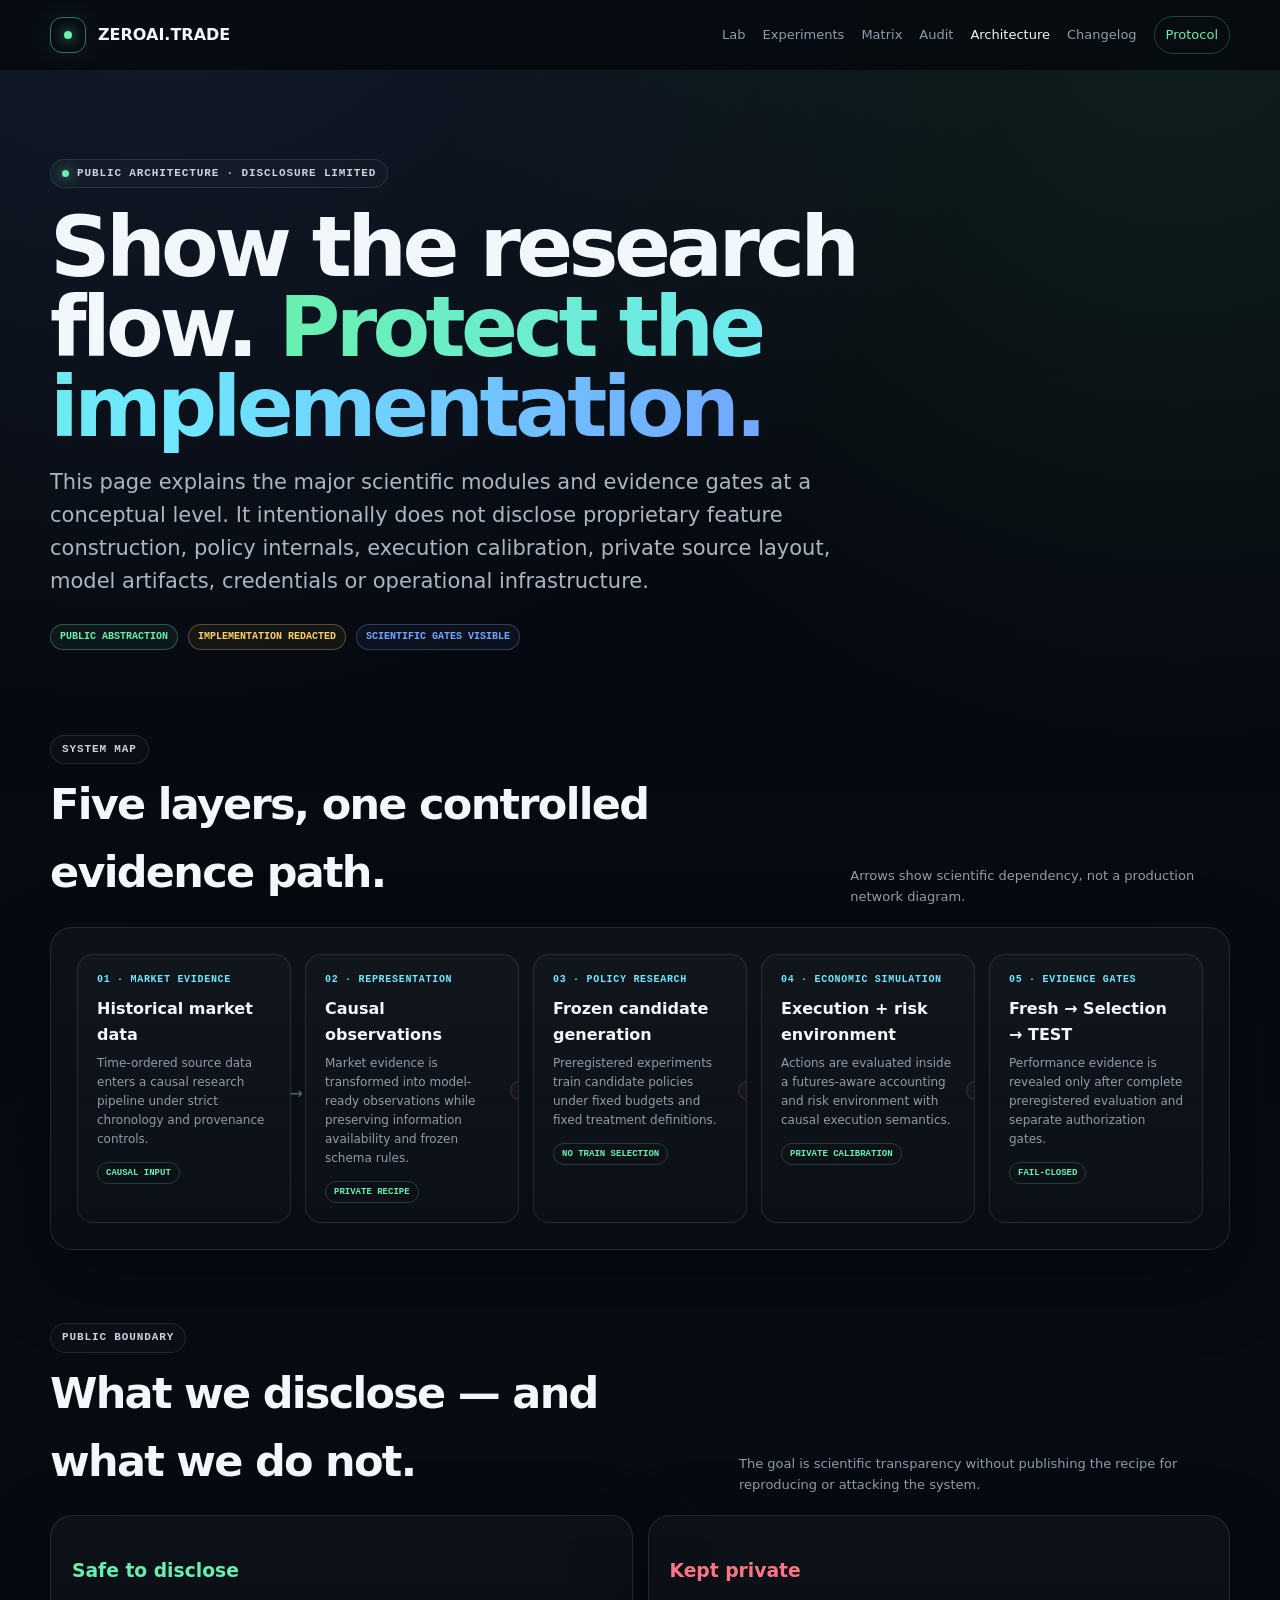
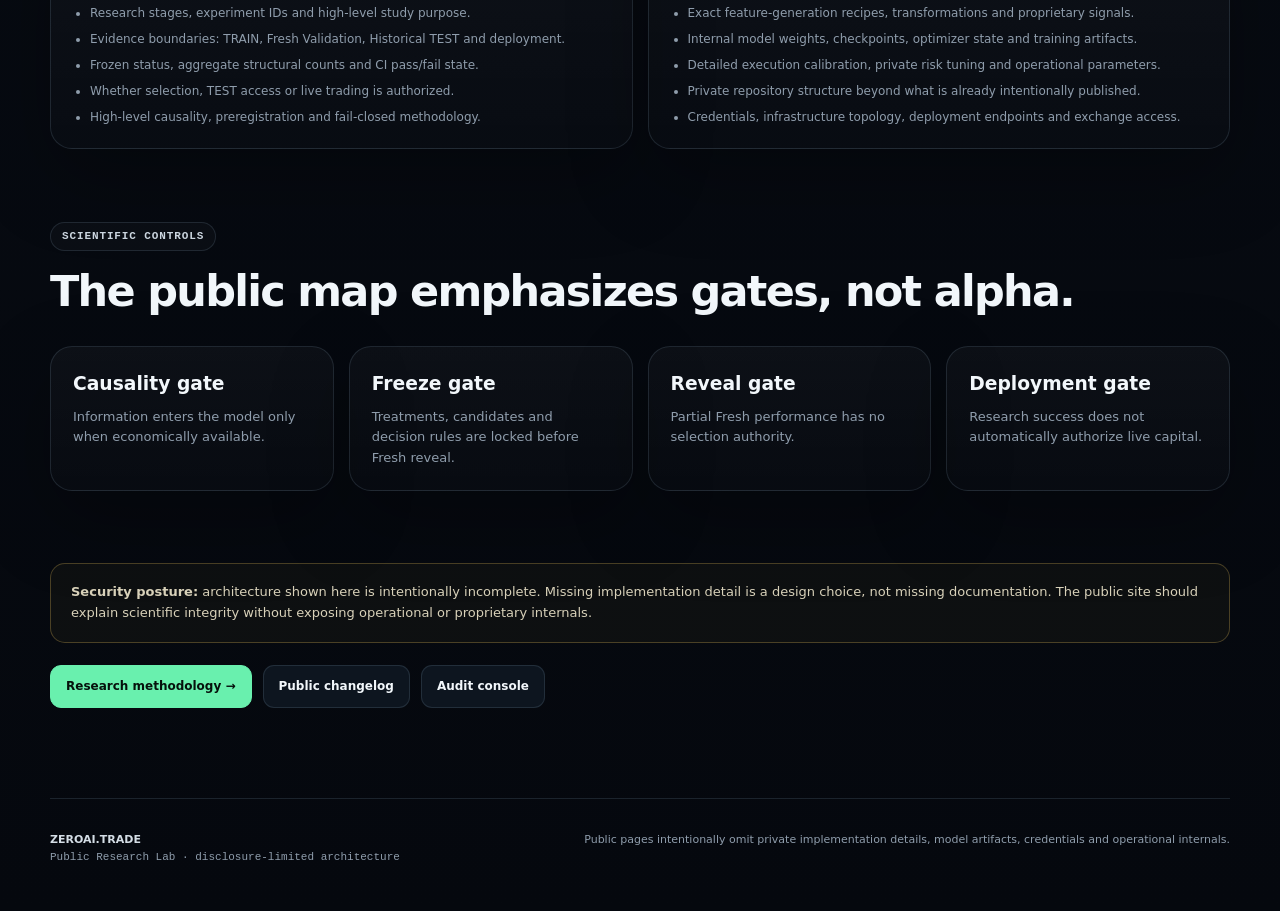
<file: architecture.html>
<!doctype html><html lang="en"><head><meta charset="utf-8"><meta name="viewport" content="width=device-width,initial-scale=1,viewport-fit=cover"><meta name="theme-color" content="#05080e"><meta name="color-scheme" content="dark"><meta name="description" content="Public-safe conceptual architecture of the ZeroAI Trading research system."><title>Architecture — ZeroAI Research Lab</title><link rel="stylesheet" href="site.css"><script src="site.js" defer></script></head><body><header><div class="wrap nav"><a class="brand" href="index.html"><span class="mark"></span><span>ZEROAI.TRADE</span></a><nav><a href="index.html">Lab</a><a href="experiments.html">Experiments</a><a href="matrix.html">Matrix</a><a href="audit.html">Audit</a><a class="active" href="architecture.html">Architecture</a><a href="changelog.html">Changelog</a><a class="pill" href="protocol.html">Protocol</a></nav></div></header><main><div class="wrap">
<section class="hero"><div class="eyebrow"><span class="dot"></span> public architecture · disclosure limited</div><h1>Show the research flow. <span>Protect the implementation.</span></h1><p class="lead">This page explains the major scientific modules and evidence gates at a conceptual level. It intentionally does not disclose proprietary feature construction, policy internals, execution calibration, private source layout, model artifacts, credentials or operational infrastructure.</p><div class="hero-meta"><span class="badge good">PUBLIC ABSTRACTION</span><span class="badge warn">IMPLEMENTATION REDACTED</span><span class="badge info">SCIENTIFIC GATES VISIBLE</span></div></section>

<section><div class="section-head"><div><div class="eyebrow">system map</div><h2>Five layers, one controlled evidence path.</h2></div><p>Arrows show scientific dependency, not a production network diagram.</p></div><div class="arch-map card"><div class="arch-flow">
<div class="arch-node"><div class="n">01 · MARKET EVIDENCE</div><h3>Historical market data</h3><p>Time-ordered source data enters a causal research pipeline under strict chronology and provenance controls.</p><span class="shield">CAUSAL INPUT</span></div>
<div class="arch-node redacted"><div class="n">02 · REPRESENTATION</div><h3>Causal observations</h3><p>Market evidence is transformed into model-ready observations while preserving information availability and frozen schema rules.</p><span class="shield">PRIVATE RECIPE</span></div>
<div class="arch-node redacted"><div class="n">03 · POLICY RESEARCH</div><h3>Frozen candidate generation</h3><p>Preregistered experiments train candidate policies under fixed budgets and fixed treatment definitions.</p><span class="shield">NO TRAIN SELECTION</span></div>
<div class="arch-node redacted"><div class="n">04 · ECONOMIC SIMULATION</div><h3>Execution + risk environment</h3><p>Actions are evaluated inside a futures-aware accounting and risk environment with causal execution semantics.</p><span class="shield">PRIVATE CALIBRATION</span></div>
<div class="arch-node"><div class="n">05 · EVIDENCE GATES</div><h3>Fresh → Selection → TEST</h3><p>Performance evidence is revealed only after complete preregistered evaluation and separate authorization gates.</p><span class="shield">FAIL-CLOSED</span></div>
</div></div></section>

<section><div class="section-head"><div><div class="eyebrow">public boundary</div><h2>What we disclose — and what we do not.</h2></div><p>The goal is scientific transparency without publishing the recipe for reproducing or attacking the system.</p></div><div class="disclosure-grid">
<div class="disclosure-card card"><h3 class="safe-title">Safe to disclose</h3><ul>
<li>Research stages, experiment IDs and high-level study purpose.</li>
<li>Evidence boundaries: TRAIN, Fresh Validation, Historical TEST and deployment.</li>
<li>Frozen status, aggregate structural counts and CI pass/fail state.</li>
<li>Whether selection, TEST access or live trading is authorized.</li>
<li>High-level causality, preregistration and fail-closed methodology.</li>
</ul></div>
<div class="disclosure-card card"><h3 class="private-title">Kept private</h3><ul>
<li>Exact feature-generation recipes, transformations and proprietary signals.</li>
<li>Internal model weights, checkpoints, optimizer state and training artifacts.</li>
<li>Detailed execution calibration, private risk tuning and operational parameters.</li>
<li>Private repository structure beyond what is already intentionally published.</li>
<li>Credentials, infrastructure topology, deployment endpoints and exchange access.</li>
</ul></div>
</div></section>

<section><div class="section-head"><div><div class="eyebrow">scientific controls</div><h2>The public map emphasizes gates, not alpha.</h2></div></div><div class="grid g4">
<div class="panel card"><h3>Causality gate</h3><p>Information enters the model only when economically available.</p></div>
<div class="panel card"><h3>Freeze gate</h3><p>Treatments, candidates and decision rules are locked before Fresh reveal.</p></div>
<div class="panel card"><h3>Reveal gate</h3><p>Partial Fresh performance has no selection authority.</p></div>
<div class="panel card"><h3>Deployment gate</h3><p>Research success does not automatically authorize live capital.</p></div>
</div></section>

<section><div class="callout"><strong>Security posture:</strong> architecture shown here is intentionally incomplete. Missing implementation detail is a design choice, not missing documentation. The public site should explain scientific integrity without exposing operational or proprietary internals.</div><div class="cta-row"><a class="btn primary" href="methodology.html">Research methodology →</a><a class="btn" href="changelog.html">Public changelog</a><a class="btn" href="audit.html">Audit console</a></div></section><div class="footer"><div class="footer-grid"><div><strong>ZEROAI.TRADE</strong><br><span class="mono">Public Research Lab · disclosure-limited architecture</span></div><div>Public pages intentionally omit private implementation details, model artifacts, credentials and operational internals.</div></div></div></div></main></body></html>
</file>
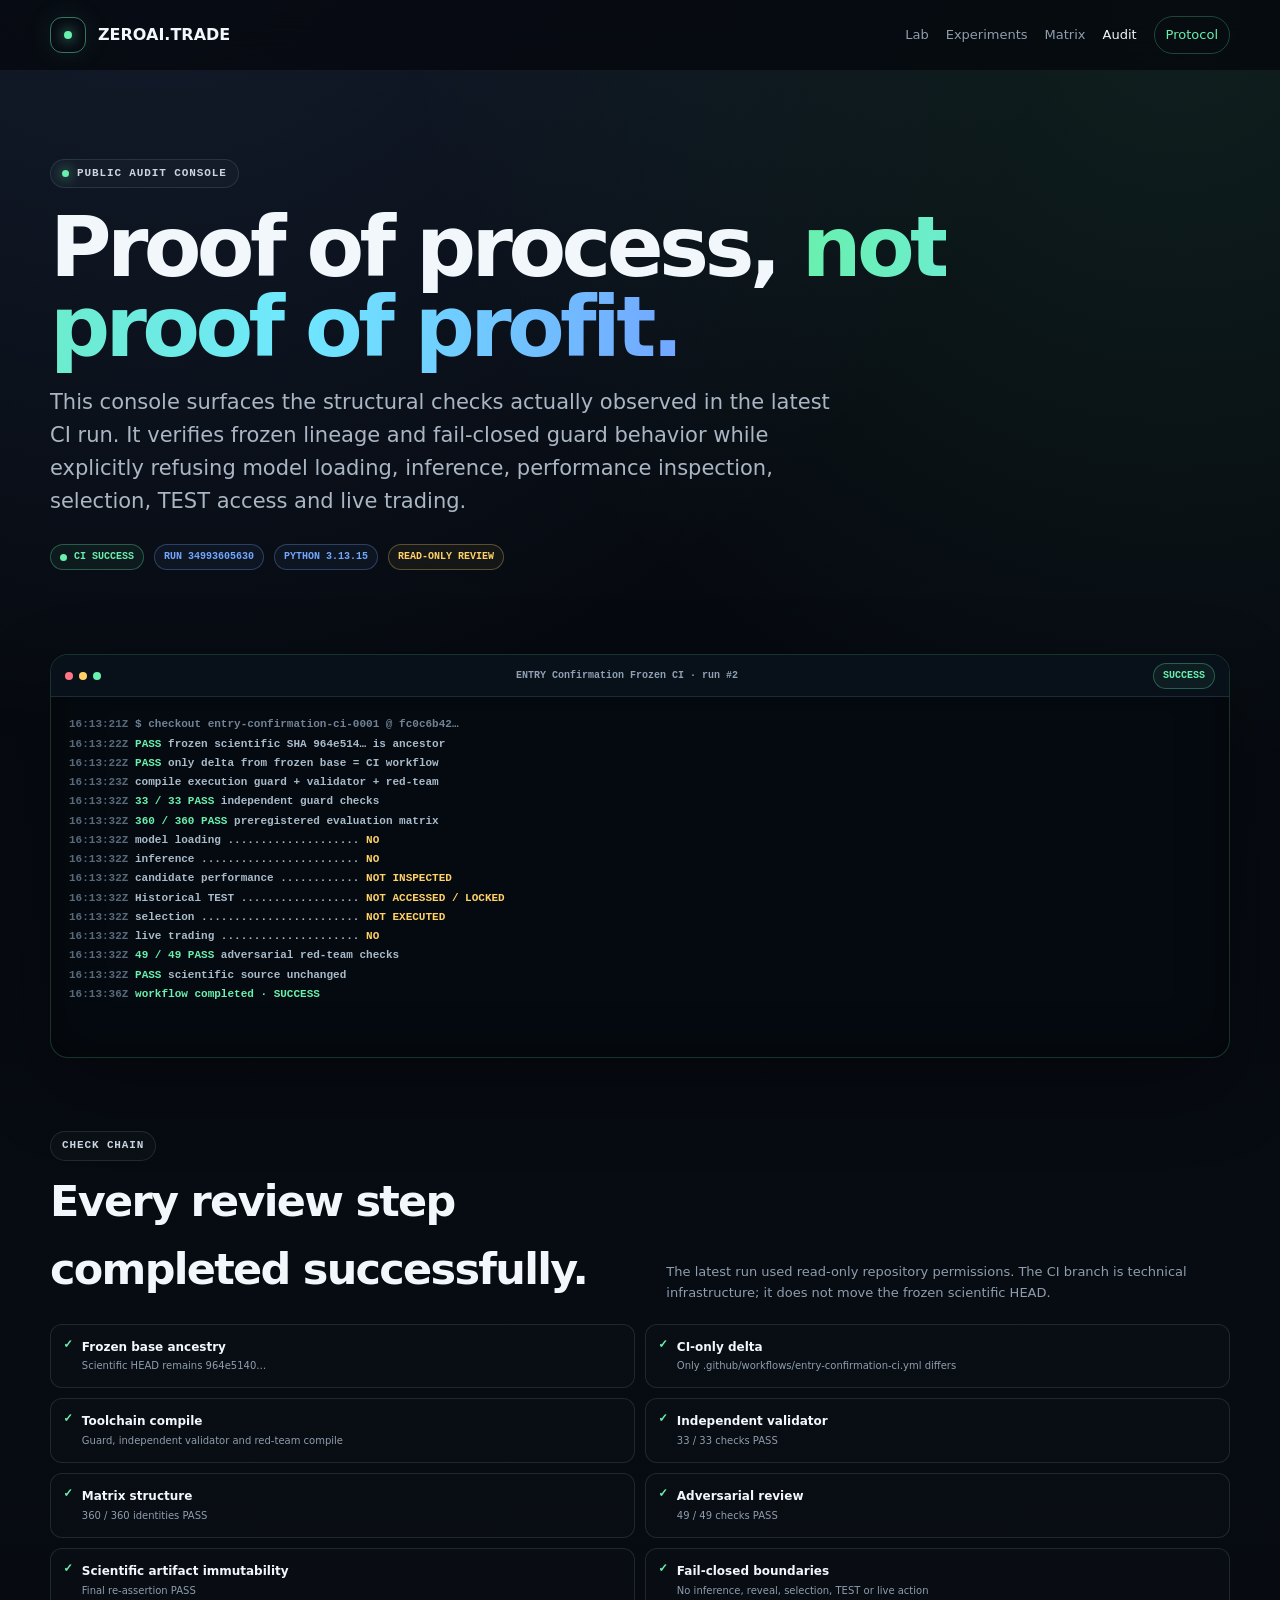
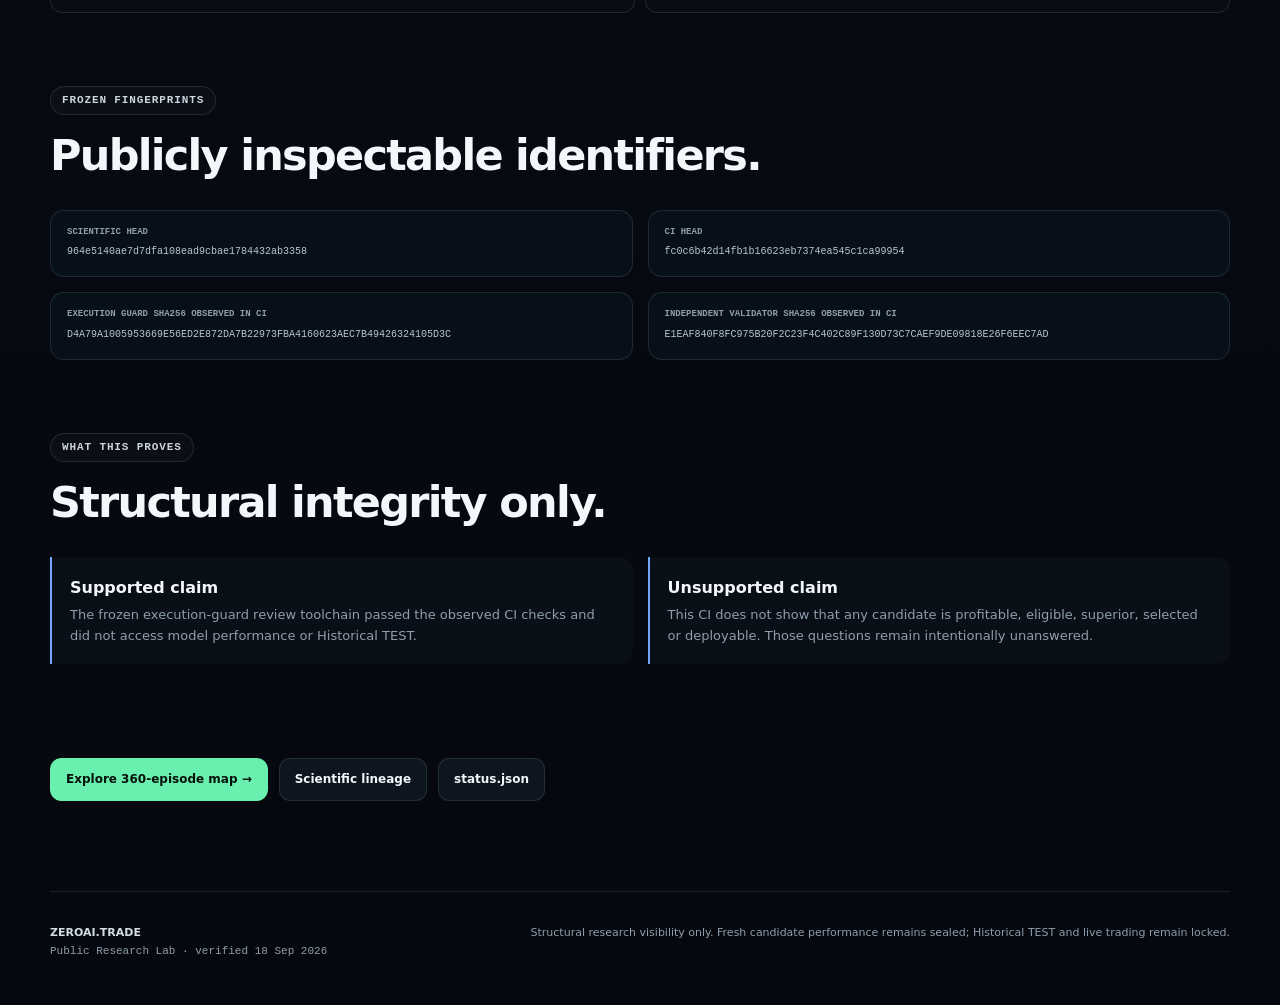
<file: audit.html>
<!doctype html><html lang="en"><head><meta charset="utf-8"><meta name="viewport" content="width=device-width,initial-scale=1,viewport-fit=cover"><meta name="theme-color" content="#05080e"><meta name="color-scheme" content="dark"><meta name="description" content="Public structural audit console for the frozen ENTRY Confirmation guard and CI run."><title>Audit Console — ZeroAI Research Lab</title><link rel="stylesheet" href="site.css"><script src="site.js" defer></script></head><body><header><div class="wrap nav"><a class="brand" href="index.html"><span class="mark"></span><span>ZEROAI.TRADE</span></a><nav><a href="index.html">Lab</a><a href="experiments.html">Experiments</a><a href="matrix.html">Matrix</a><a class="active" href="audit.html">Audit</a><a class="pill" href="protocol.html">Protocol</a></nav></div></header><main><div class="wrap">
<section class="hero"><div class="eyebrow"><span class="dot"></span> public audit console</div><h1>Proof of process, <span>not proof of profit.</span></h1><p class="lead">This console surfaces the structural checks actually observed in the latest CI run. It verifies frozen lineage and fail-closed guard behavior while explicitly refusing model loading, inference, performance inspection, selection, TEST access and live trading.</p><div class="hero-meta"><span class="badge good pulse-status">CI SUCCESS</span><span class="badge info">RUN 34993605630</span><span class="badge info">PYTHON 3.13.15</span><span class="badge warn">READ-ONLY REVIEW</span></div></section>
<section><div class="console" data-audit-console><div class="console-bar"><div class="console-dots"><i></i><i></i><i></i></div><div class="console-title">ENTRY Confirmation Frozen CI · run #2</div><div class="badge good">SUCCESS</div></div><div class="console-body">
<div class="audit-line"><span class="ts">16:13:21Z</span> <span class="dim">$ checkout entry-confirmation-ci-0001 @ fc0c6b42…</span></div>
<div class="audit-line"><span class="ts">16:13:22Z</span> <span class="ok">PASS</span> frozen scientific SHA 964e514… is ancestor</div>
<div class="audit-line"><span class="ts">16:13:22Z</span> <span class="ok">PASS</span> only delta from frozen base = CI workflow</div>
<div class="audit-line"><span class="ts">16:13:23Z</span> compile execution guard + validator + red-team</div>
<div class="audit-line"><span class="ts">16:13:32Z</span> <span class="ok">33 / 33 PASS</span> independent guard checks</div>
<div class="audit-line"><span class="ts">16:13:32Z</span> <span class="ok">360 / 360 PASS</span> preregistered evaluation matrix</div>
<div class="audit-line"><span class="ts">16:13:32Z</span> model loading .................... <span class="no">NO</span></div>
<div class="audit-line"><span class="ts">16:13:32Z</span> inference ........................ <span class="no">NO</span></div>
<div class="audit-line"><span class="ts">16:13:32Z</span> candidate performance ............ <span class="no">NOT INSPECTED</span></div>
<div class="audit-line"><span class="ts">16:13:32Z</span> Historical TEST .................. <span class="no">NOT ACCESSED / LOCKED</span></div>
<div class="audit-line"><span class="ts">16:13:32Z</span> selection ........................ <span class="no">NOT EXECUTED</span></div>
<div class="audit-line"><span class="ts">16:13:32Z</span> live trading ..................... <span class="no">NO</span></div>
<div class="audit-line"><span class="ts">16:13:32Z</span> <span class="ok">49 / 49 PASS</span> adversarial red-team checks</div>
<div class="audit-line"><span class="ts">16:13:32Z</span> <span class="ok">PASS</span> scientific source unchanged</div>
<div class="audit-line"><span class="ts">16:13:36Z</span> <span class="ok">workflow completed · SUCCESS</span></div>
</div></div></section>
<section><div class="section-head"><div><div class="eyebrow">check chain</div><h2>Every review step completed successfully.</h2></div><p>The latest run used read-only repository permissions. The CI branch is technical infrastructure; it does not move the frozen scientific HEAD.</p></div><div class="audit-checks">
<div class="audit-check"><span class="tick">✓</span><div><b>Frozen base ancestry</b><small>Scientific HEAD remains 964e5140…</small></div></div>
<div class="audit-check"><span class="tick">✓</span><div><b>CI-only delta</b><small>Only .github/workflows/entry-confirmation-ci.yml differs</small></div></div>
<div class="audit-check"><span class="tick">✓</span><div><b>Toolchain compile</b><small>Guard, independent validator and red-team compile</small></div></div>
<div class="audit-check"><span class="tick">✓</span><div><b>Independent validator</b><small>33 / 33 checks PASS</small></div></div>
<div class="audit-check"><span class="tick">✓</span><div><b>Matrix structure</b><small>360 / 360 identities PASS</small></div></div>
<div class="audit-check"><span class="tick">✓</span><div><b>Adversarial review</b><small>49 / 49 checks PASS</small></div></div>
<div class="audit-check"><span class="tick">✓</span><div><b>Scientific artifact immutability</b><small>Final re-assertion PASS</small></div></div>
<div class="audit-check"><span class="tick">✓</span><div><b>Fail-closed boundaries</b><small>No inference, reveal, selection, TEST or live action</small></div></div>
</div></section>
<section><div class="section-head"><div><div class="eyebrow">frozen fingerprints</div><h2>Publicly inspectable identifiers.</h2></div></div><div class="grid g2">
<div class="hash-card"><div class="label">Scientific HEAD</div><code>964e5140ae7d7dfa108ead9cbae1784432ab3358</code></div>
<div class="hash-card"><div class="label">CI HEAD</div><code>fc0c6b42d14fb1b16623eb7374ea545c1ca99954</code></div>
<div class="hash-card"><div class="label">Execution guard SHA256 observed in CI</div><code>D4A79A1005953669E56ED2E872DA7B22973FBA4160623AEC7B49426324105D3C</code></div>
<div class="hash-card"><div class="label">Independent validator SHA256 observed in CI</div><code>E1EAF840F8FC975B20F2C23F4C402C89F130D73C7CAEF9DE09818E26F6EEC7AD</code></div>
</div></section>
<section><div class="section-head"><div><div class="eyebrow">what this proves</div><h2>Structural integrity only.</h2></div></div><div class="grid g2"><div class="rule"><strong>Supported claim</strong><p>The frozen execution-guard review toolchain passed the observed CI checks and did not access model performance or Historical TEST.</p></div><div class="rule"><strong>Unsupported claim</strong><p>This CI does not show that any candidate is profitable, eligible, superior, selected or deployable. Those questions remain intentionally unanswered.</p></div></div></section>
<section><div class="cta-row"><a class="btn primary" href="matrix.html">Explore 360-episode map →</a><a class="btn" href="lineage.html">Scientific lineage</a><a class="btn" href="status.json">status.json</a></div></section><div class="footer"><div class="footer-grid"><div><strong>ZEROAI.TRADE</strong><br><span class="mono">Public Research Lab · verified 18 Sep 2026</span></div><div>Structural research visibility only. Fresh candidate performance remains sealed; Historical TEST and live trading remain locked.</div></div></div></div></main></body></html>
</file>
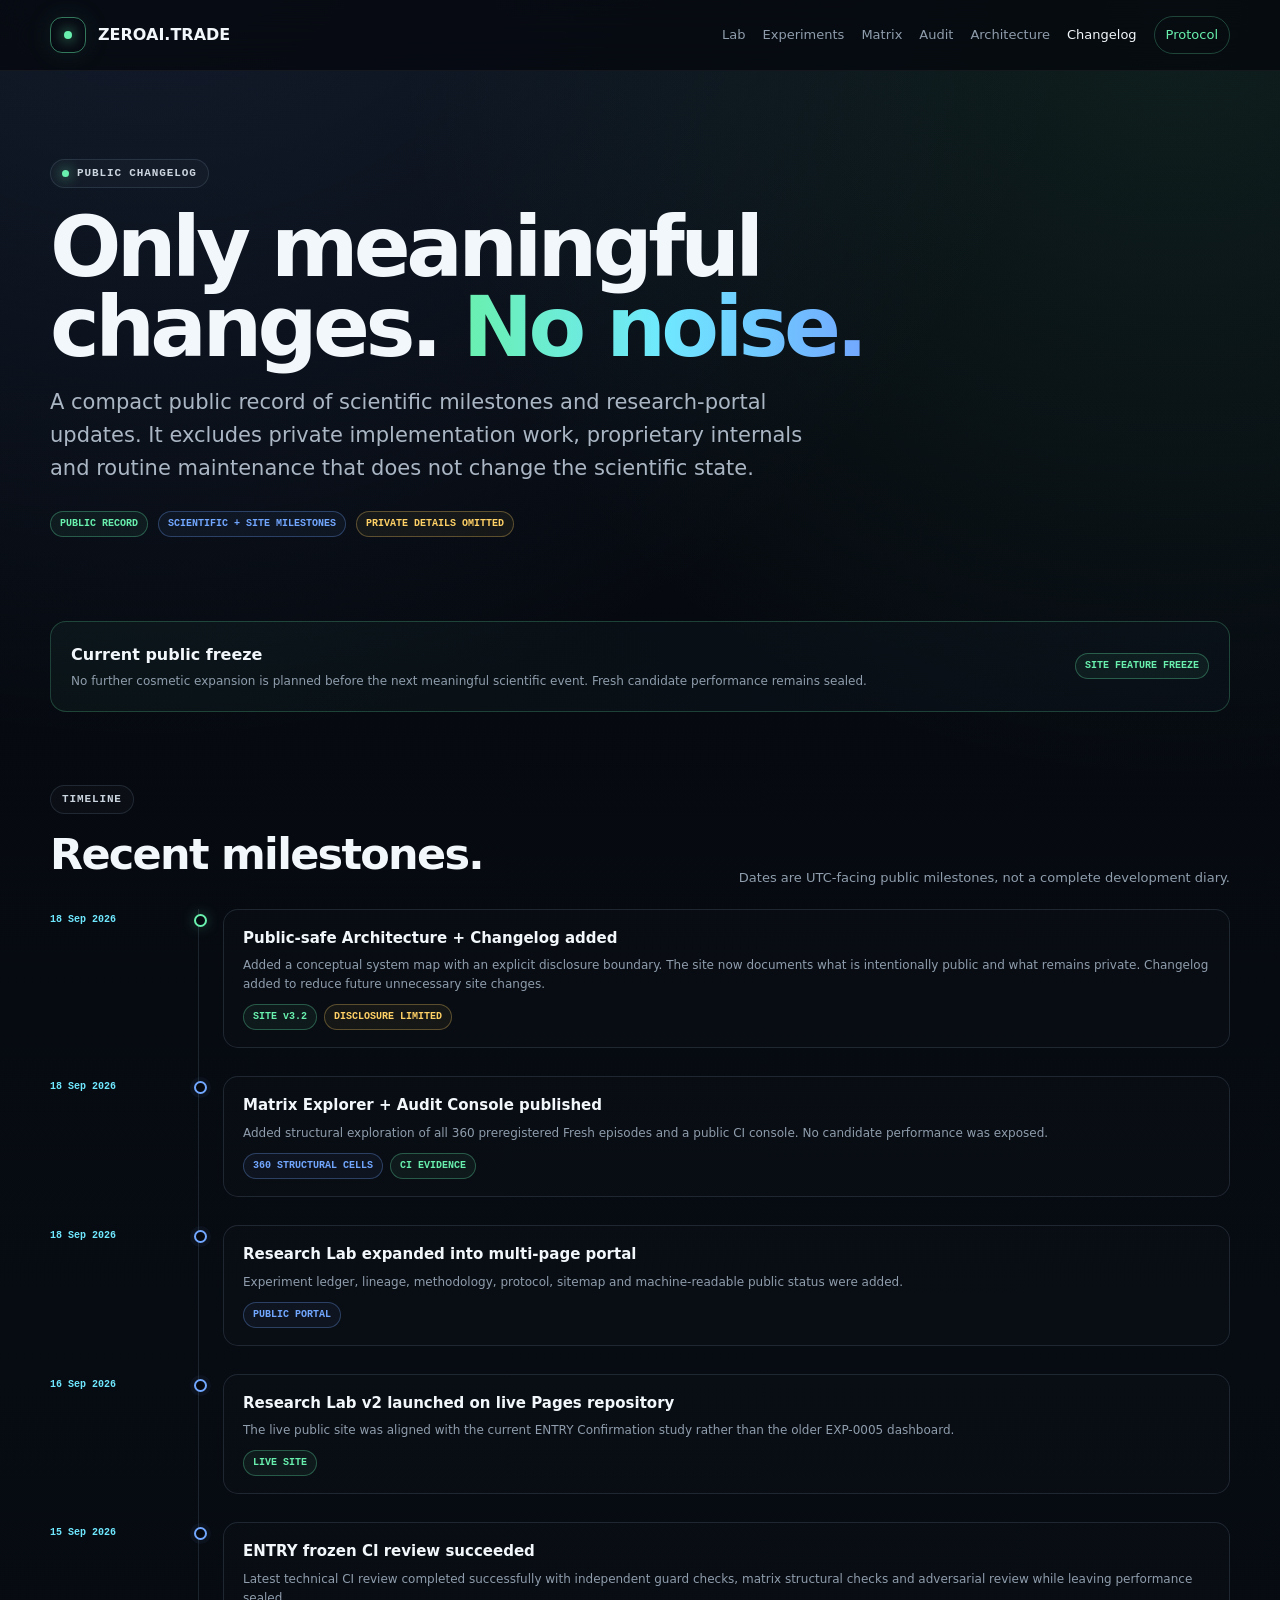
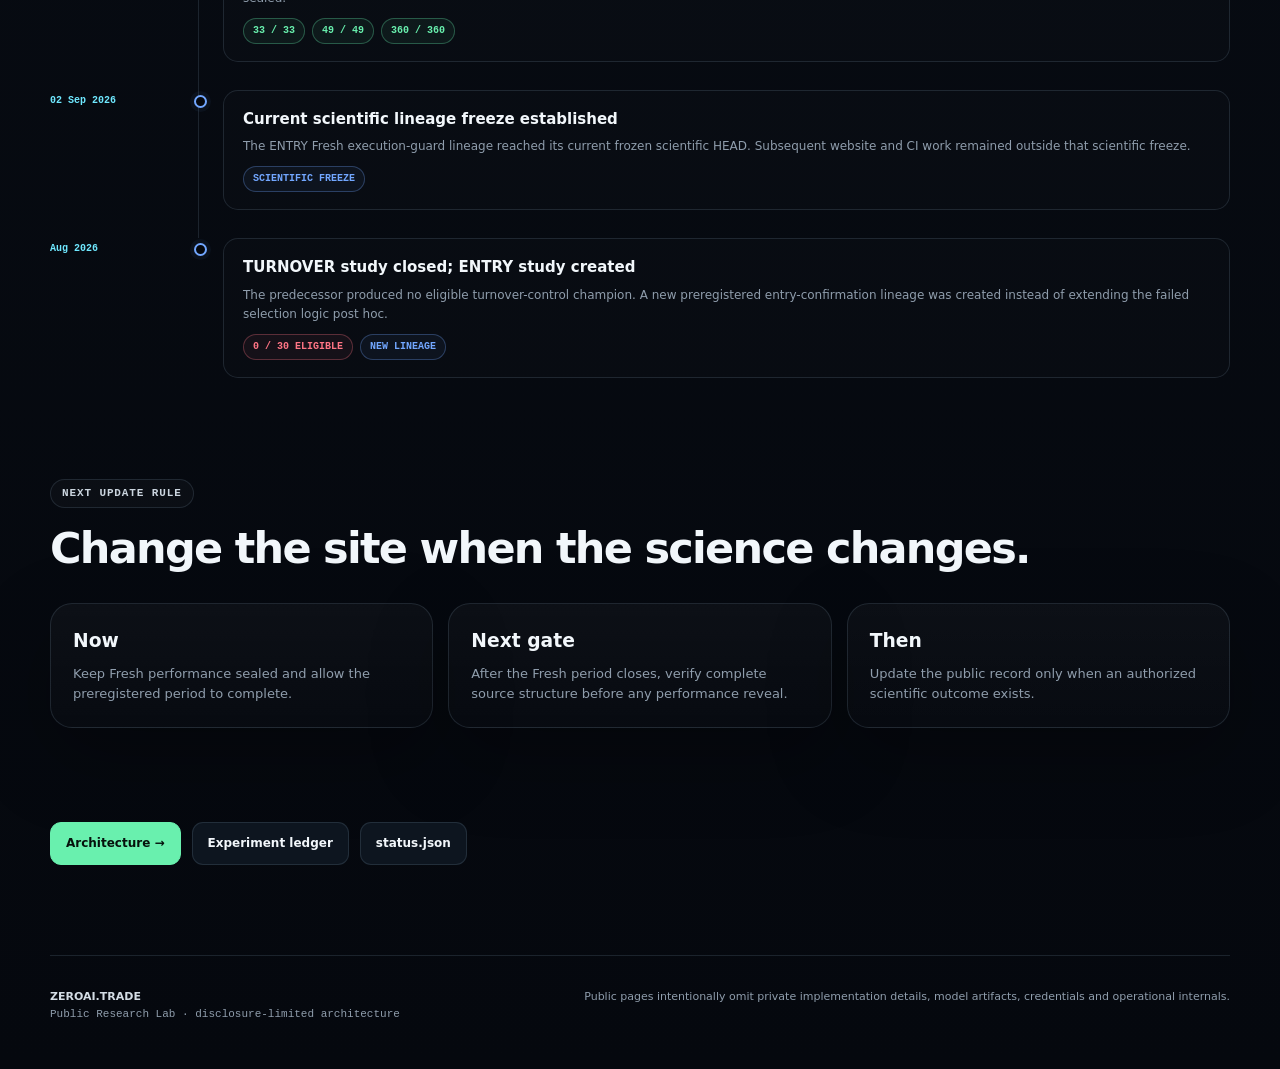
<file: changelog.html>
<!doctype html><html lang="en"><head><meta charset="utf-8"><meta name="viewport" content="width=device-width,initial-scale=1,viewport-fit=cover"><meta name="theme-color" content="#05080e"><meta name="color-scheme" content="dark"><meta name="description" content="Public research and website changelog for ZeroAI Trading."><title>Changelog — ZeroAI Research Lab</title><link rel="stylesheet" href="site.css"><script src="site.js" defer></script></head><body><header><div class="wrap nav"><a class="brand" href="index.html"><span class="mark"></span><span>ZEROAI.TRADE</span></a><nav><a href="index.html">Lab</a><a href="experiments.html">Experiments</a><a href="matrix.html">Matrix</a><a href="audit.html">Audit</a><a href="architecture.html">Architecture</a><a class="active" href="changelog.html">Changelog</a><a class="pill" href="protocol.html">Protocol</a></nav></div></header><main><div class="wrap">
<section class="hero"><div class="eyebrow"><span class="dot"></span> public changelog</div><h1>Only meaningful changes. <span>No noise.</span></h1><p class="lead">A compact public record of scientific milestones and research-portal updates. It excludes private implementation work, proprietary internals and routine maintenance that does not change the scientific state.</p><div class="hero-meta"><span class="badge good">PUBLIC RECORD</span><span class="badge info">SCIENTIFIC + SITE MILESTONES</span><span class="badge warn">PRIVATE DETAILS OMITTED</span></div></section>

<section><div class="freeze-banner"><div><b>Current public freeze</b><p>No further cosmetic expansion is planned before the next meaningful scientific event. Fresh candidate performance remains sealed.</p></div><span class="badge good">SITE FEATURE FREEZE</span></div></section>

<section><div class="section-head"><div><div class="eyebrow">timeline</div><h2>Recent milestones.</h2></div><p>Dates are UTC-facing public milestones, not a complete development diary.</p></div><div class="changelog">
<div class="change current"><div class="change-date">18 Sep 2026</div><div class="change-rail"></div><div class="change-body"><h3>Public-safe Architecture + Changelog added</h3><p>Added a conceptual system map with an explicit disclosure boundary. The site now documents what is intentionally public and what remains private. Changelog added to reduce future unnecessary site changes.</p><div class="change-tags"><span class="badge good">SITE v3.2</span><span class="badge warn">DISCLOSURE LIMITED</span></div></div></div>
<div class="change"><div class="change-date">18 Sep 2026</div><div class="change-rail"></div><div class="change-body"><h3>Matrix Explorer + Audit Console published</h3><p>Added structural exploration of all 360 preregistered Fresh episodes and a public CI console. No candidate performance was exposed.</p><div class="change-tags"><span class="badge info">360 STRUCTURAL CELLS</span><span class="badge good">CI EVIDENCE</span></div></div></div>
<div class="change"><div class="change-date">18 Sep 2026</div><div class="change-rail"></div><div class="change-body"><h3>Research Lab expanded into multi-page portal</h3><p>Experiment ledger, lineage, methodology, protocol, sitemap and machine-readable public status were added.</p><div class="change-tags"><span class="badge info">PUBLIC PORTAL</span></div></div></div>
<div class="change"><div class="change-date">16 Sep 2026</div><div class="change-rail"></div><div class="change-body"><h3>Research Lab v2 launched on live Pages repository</h3><p>The live public site was aligned with the current ENTRY Confirmation study rather than the older EXP-0005 dashboard.</p><div class="change-tags"><span class="badge good">LIVE SITE</span></div></div></div>
<div class="change"><div class="change-date">15 Sep 2026</div><div class="change-rail"></div><div class="change-body"><h3>ENTRY frozen CI review succeeded</h3><p>Latest technical CI review completed successfully with independent guard checks, matrix structural checks and adversarial review while leaving performance sealed.</p><div class="change-tags"><span class="badge good">33 / 33</span><span class="badge good">49 / 49</span><span class="badge good">360 / 360</span></div></div></div>
<div class="change"><div class="change-date">02 Sep 2026</div><div class="change-rail"></div><div class="change-body"><h3>Current scientific lineage freeze established</h3><p>The ENTRY Fresh execution-guard lineage reached its current frozen scientific HEAD. Subsequent website and CI work remained outside that scientific freeze.</p><div class="change-tags"><span class="badge info">SCIENTIFIC FREEZE</span></div></div></div>
<div class="change"><div class="change-date">Aug 2026</div><div class="change-rail"></div><div class="change-body"><h3>TURNOVER study closed; ENTRY study created</h3><p>The predecessor produced no eligible turnover-control champion. A new preregistered entry-confirmation lineage was created instead of extending the failed selection logic post hoc.</p><div class="change-tags"><span class="badge bad">0 / 30 ELIGIBLE</span><span class="badge info">NEW LINEAGE</span></div></div></div>
</div></section>

<section><div class="section-head"><div><div class="eyebrow">next update rule</div><h2>Change the site when the science changes.</h2></div></div><div class="grid g3">
<div class="panel card"><h3>Now</h3><p>Keep Fresh performance sealed and allow the preregistered period to complete.</p></div>
<div class="panel card"><h3>Next gate</h3><p>After the Fresh period closes, verify complete source structure before any performance reveal.</p></div>
<div class="panel card"><h3>Then</h3><p>Update the public record only when an authorized scientific outcome exists.</p></div>
</div></section>

<section><div class="cta-row"><a class="btn primary" href="architecture.html">Architecture →</a><a class="btn" href="experiments.html">Experiment ledger</a><a class="btn" href="status.json">status.json</a></div></section><div class="footer"><div class="footer-grid"><div><strong>ZEROAI.TRADE</strong><br><span class="mono">Public Research Lab · disclosure-limited architecture</span></div><div>Public pages intentionally omit private implementation details, model artifacts, credentials and operational internals.</div></div></div></div></main></body></html>
</file>
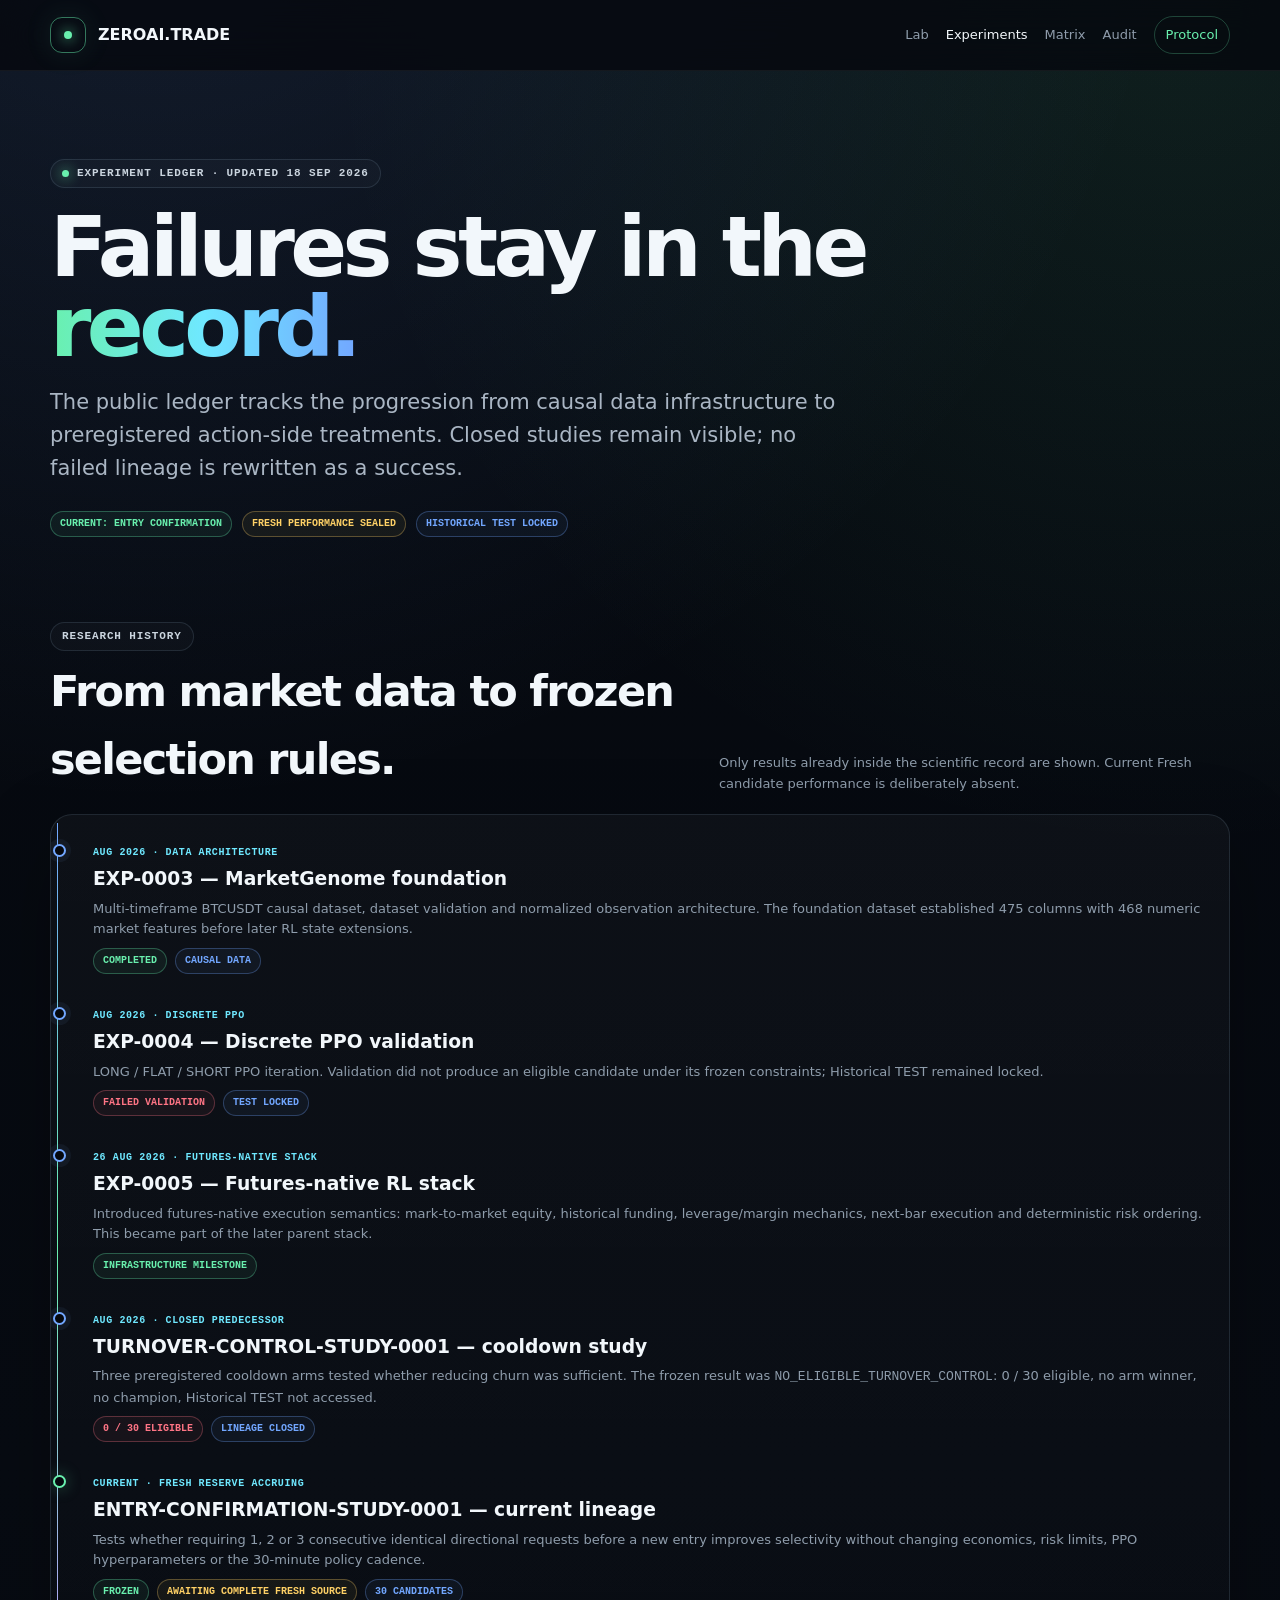
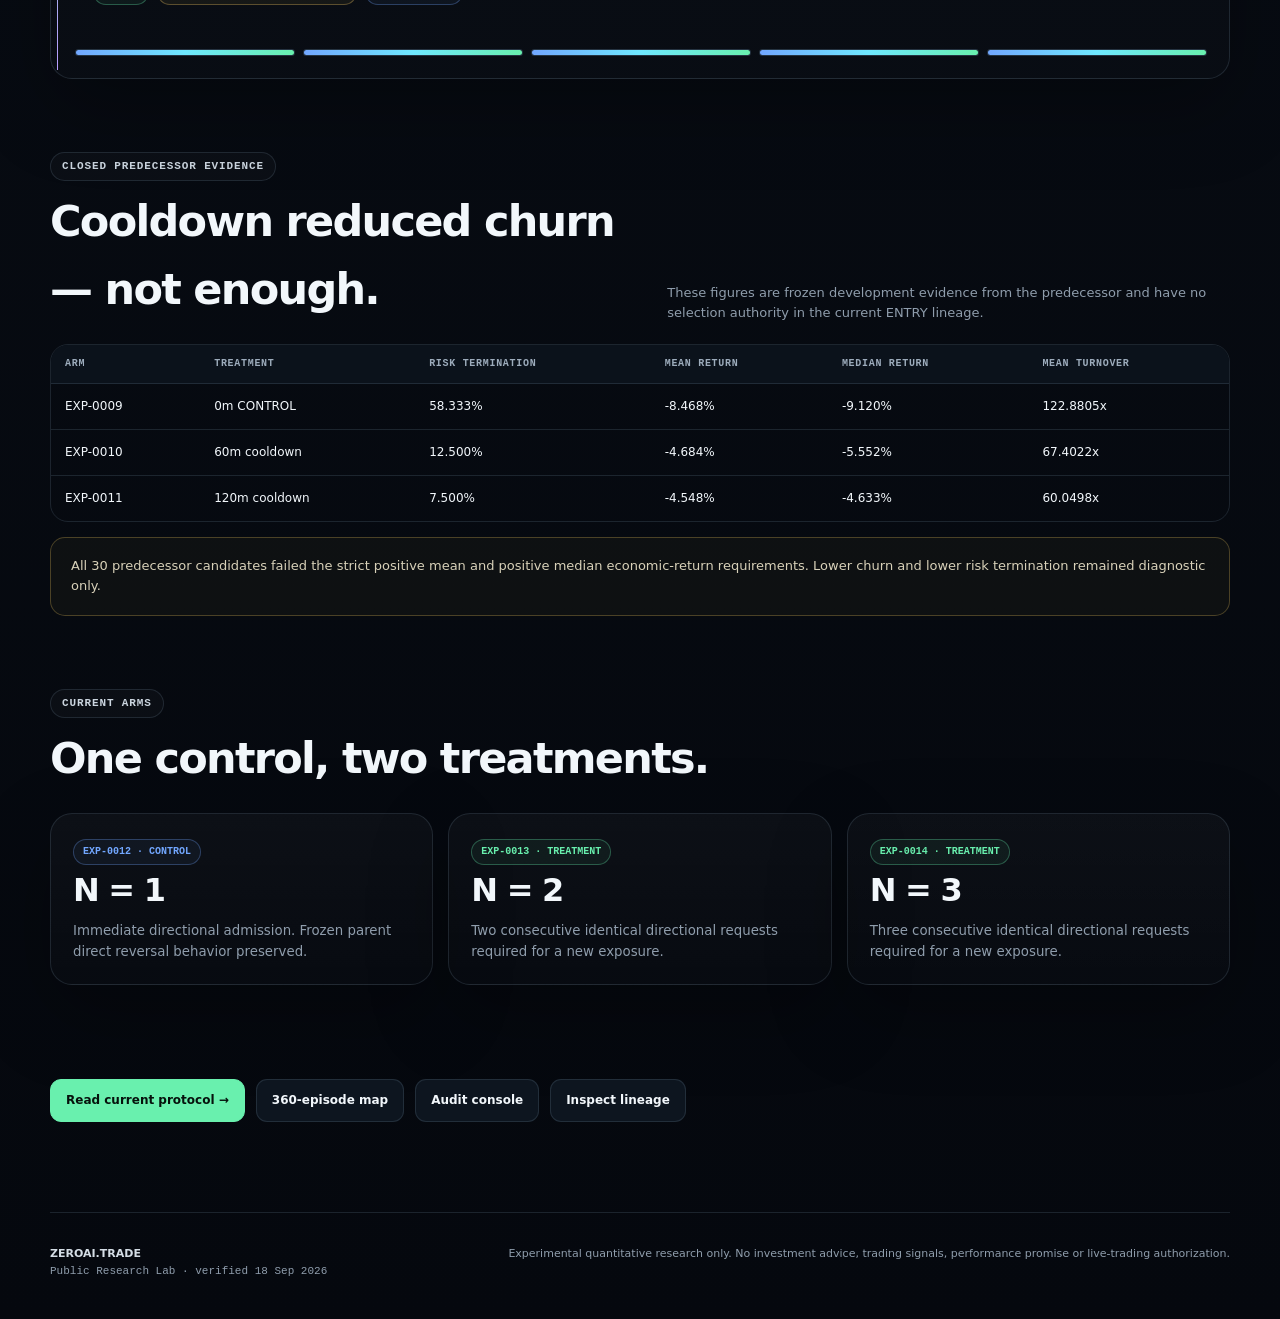
<file: experiments.html>
<!doctype html><html lang="en"><head><meta charset="utf-8"><meta name="viewport" content="width=device-width,initial-scale=1,viewport-fit=cover"><meta name="theme-color" content="#05080e"><meta name="color-scheme" content="dark"><meta name="description" content="Experiment history and current ENTRY-CONFIRMATION-STUDY-0001 status."><title>Experiments — ZeroAI Research Lab</title><link rel="stylesheet" href="site.css"><script src="site.js" defer></script></head><body><header><div class="wrap nav"><a class="brand" href="index.html"><span class="mark"></span><span>ZEROAI.TRADE</span></a><nav><a href="index.html">Lab</a><a class="active" href="experiments.html">Experiments</a><a href="matrix.html">Matrix</a><a href="audit.html">Audit</a><a class="pill" href="protocol.html">Protocol</a></nav></div></header><main><div class="wrap">
<section class="hero"><div class="eyebrow"><span class="dot"></span> experiment ledger · updated 18 sep 2026</div><h1>Failures stay in the <span>record.</span></h1><p class="lead">The public ledger tracks the progression from causal data infrastructure to preregistered action-side treatments. Closed studies remain visible; no failed lineage is rewritten as a success.</p><div class="hero-meta"><span class="badge good">CURRENT: ENTRY CONFIRMATION</span><span class="badge warn">FRESH PERFORMANCE SEALED</span><span class="badge info">HISTORICAL TEST LOCKED</span></div></section>
<section><div class="section-head"><div><div class="eyebrow">research history</div><h2>From market data to frozen selection rules.</h2></div><p>Only results already inside the scientific record are shown. Current Fresh candidate performance is deliberately absent.</p></div><div class="timeline timeline-animated card panel">
<div class="event"><span class="event-date">Aug 2026 · data architecture</span><h3>EXP-0003 — MarketGenome foundation</h3><p>Multi-timeframe BTCUSDT causal dataset, dataset validation and normalized observation architecture. The foundation dataset established 475 columns with 468 numeric market features before later RL state extensions.</p><div class="meta"><span class="badge good">COMPLETED</span><span class="badge info">CAUSAL DATA</span></div></div>
<div class="event"><span class="event-date">Aug 2026 · discrete PPO</span><h3>EXP-0004 — Discrete PPO validation</h3><p>LONG / FLAT / SHORT PPO iteration. Validation did not produce an eligible candidate under its frozen constraints; Historical TEST remained locked.</p><div class="meta"><span class="badge bad">FAILED VALIDATION</span><span class="badge info">TEST LOCKED</span></div></div>
<div class="event"><span class="event-date">26 Aug 2026 · futures-native stack</span><h3>EXP-0005 — Futures-native RL stack</h3><p>Introduced futures-native execution semantics: mark-to-market equity, historical funding, leverage/margin mechanics, next-bar execution and deterministic risk ordering. This became part of the later parent stack.</p><div class="meta"><span class="badge good">INFRASTRUCTURE MILESTONE</span></div></div>
<div class="event"><span class="event-date">Aug 2026 · closed predecessor</span><h3>TURNOVER-CONTROL-STUDY-0001 — cooldown study</h3><p>Three preregistered cooldown arms tested whether reducing churn was sufficient. The frozen result was <span class="mono">NO_ELIGIBLE_TURNOVER_CONTROL</span>: 0 / 30 eligible, no arm winner, no champion, Historical TEST not accessed.</p><div class="meta"><span class="badge bad">0 / 30 ELIGIBLE</span><span class="badge info">LINEAGE CLOSED</span></div></div>
<div class="event current"><span class="event-date">Current · Fresh reserve accruing</span><h3>ENTRY-CONFIRMATION-STUDY-0001 — current lineage</h3><p>Tests whether requiring 1, 2 or 3 consecutive identical directional requests before a new entry improves selectivity without changing economics, risk limits, PPO hyperparameters or the 30-minute policy cadence.</p><div class="meta"><span class="badge good">FROZEN</span><span class="badge warn">AWAITING COMPLETE FRESH SOURCE</span><span class="badge info">30 CANDIDATES</span></div></div>
<div class="research-rail"><div class="rail-step"><span></span></div><div class="rail-step"><span></span></div><div class="rail-step"><span></span></div><div class="rail-step"><span></span></div><div class="rail-step"><span></span></div></div></div></section>
<section><div class="section-head"><div><div class="eyebrow">closed predecessor evidence</div><h2>Cooldown reduced churn — not enough.</h2></div><p>These figures are frozen development evidence from the predecessor and have no selection authority in the current ENTRY lineage.</p></div><div class="table-wrap"><table class="table"><thead><tr><th>Arm</th><th>Treatment</th><th>Risk termination</th><th>Mean return</th><th>Median return</th><th>Mean turnover</th></tr></thead><tbody><tr><td>EXP-0009</td><td>0m CONTROL</td><td>58.333%</td><td>-8.468%</td><td>-9.120%</td><td>122.8805x</td></tr><tr><td>EXP-0010</td><td>60m cooldown</td><td>12.500%</td><td>-4.684%</td><td>-5.552%</td><td>67.4022x</td></tr><tr><td>EXP-0011</td><td>120m cooldown</td><td>7.500%</td><td>-4.548%</td><td>-4.633%</td><td>60.0498x</td></tr></tbody></table></div><div class="callout" style="margin-top:15px">All 30 predecessor candidates failed the strict positive mean and positive median economic-return requirements. Lower churn and lower risk termination remained diagnostic only.</div></section>
<section><div class="section-head"><div><div class="eyebrow">current arms</div><h2>One control, two treatments.</h2></div></div><div class="grid g3"><div class="panel card stat"><span class="badge info">EXP-0012 · CONTROL</span><b>N = 1</b><small>Immediate directional admission. Frozen parent direct reversal behavior preserved.</small></div><div class="panel card stat"><span class="badge good">EXP-0013 · TREATMENT</span><b>N = 2</b><small>Two consecutive identical directional requests required for a new exposure.</small></div><div class="panel card stat"><span class="badge good">EXP-0014 · TREATMENT</span><b>N = 3</b><small>Three consecutive identical directional requests required for a new exposure.</small></div></div></section>
<section><div class="cta-row"><a class="btn primary" href="protocol.html">Read current protocol →</a><a class="btn" href="matrix.html">360-episode map</a><a class="btn" href="audit.html">Audit console</a><a class="btn" href="lineage.html">Inspect lineage</a></div></section><div class="footer"><div class="footer-grid"><div><strong>ZEROAI.TRADE</strong><br><span class="mono">Public Research Lab · verified 18 Sep 2026</span></div><div>Experimental quantitative research only. No investment advice, trading signals, performance promise or live-trading authorization.</div></div></div></div></main></body></html>
</file>
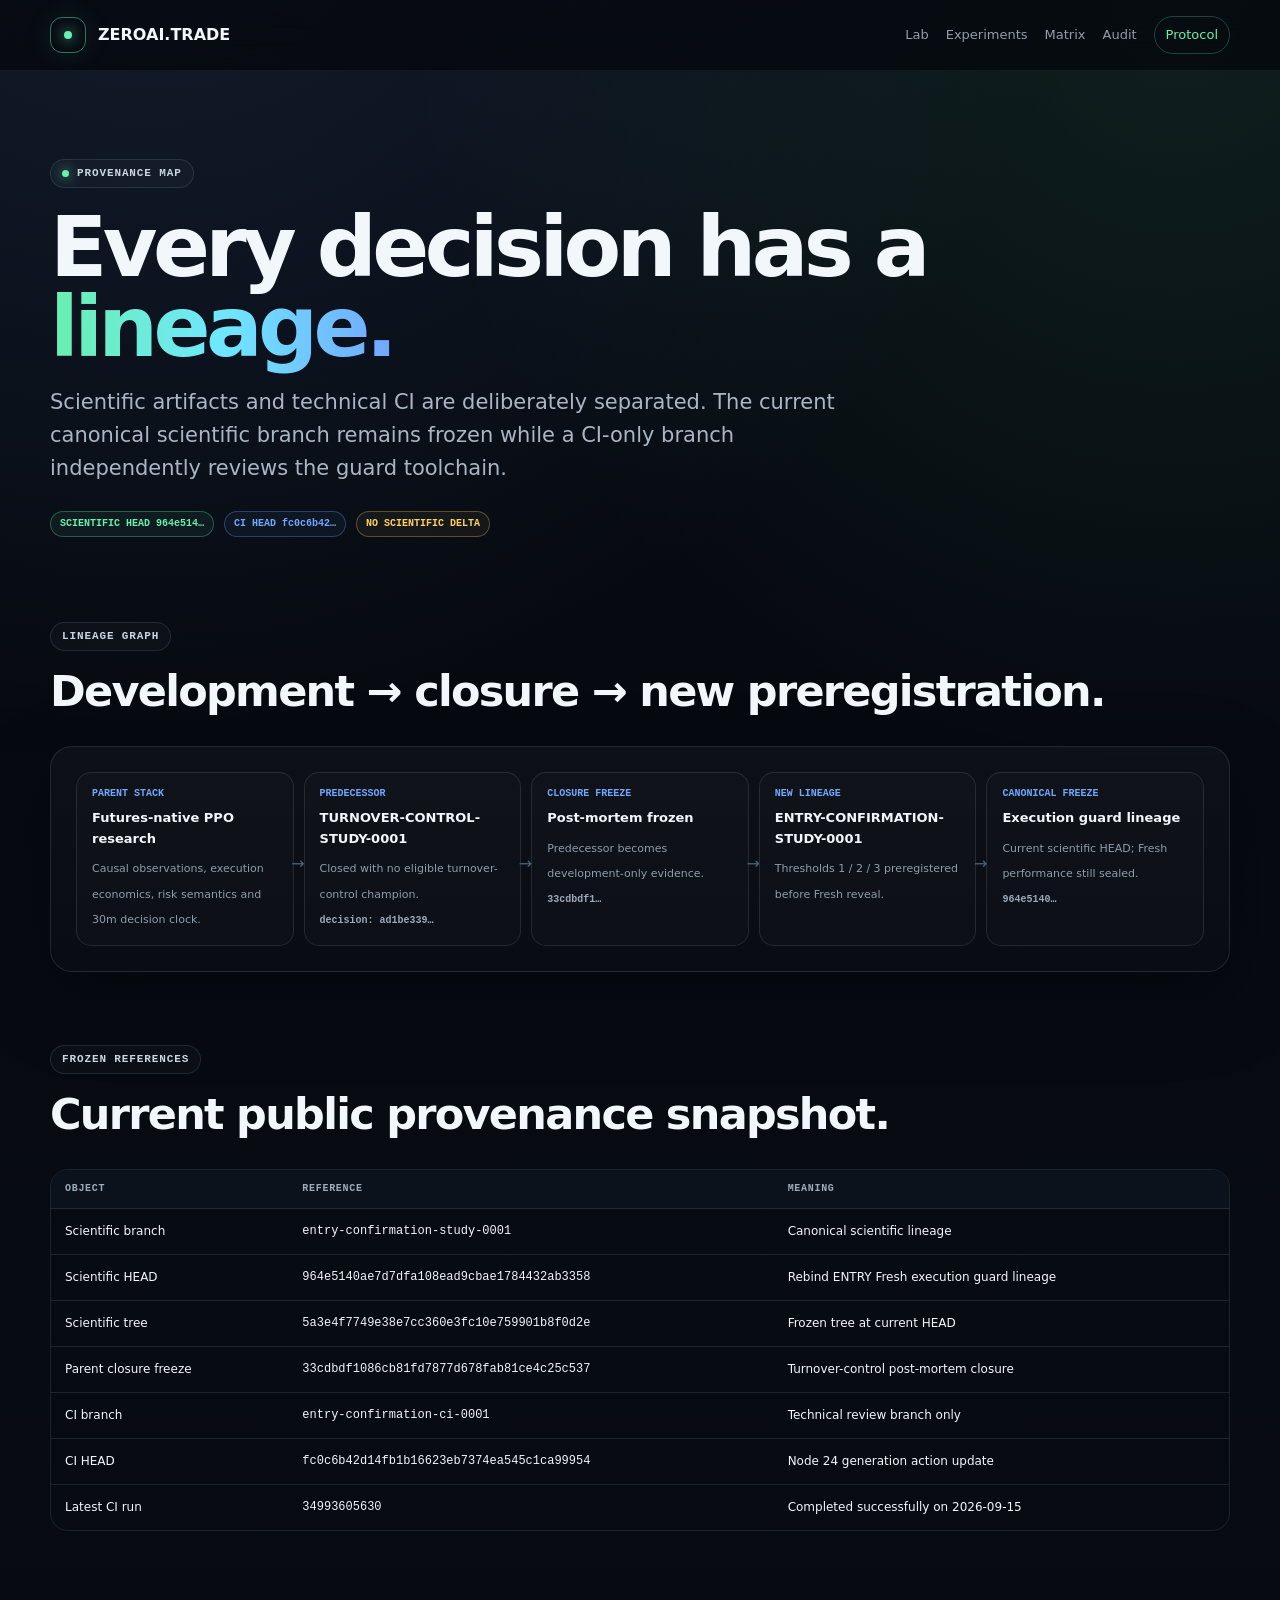
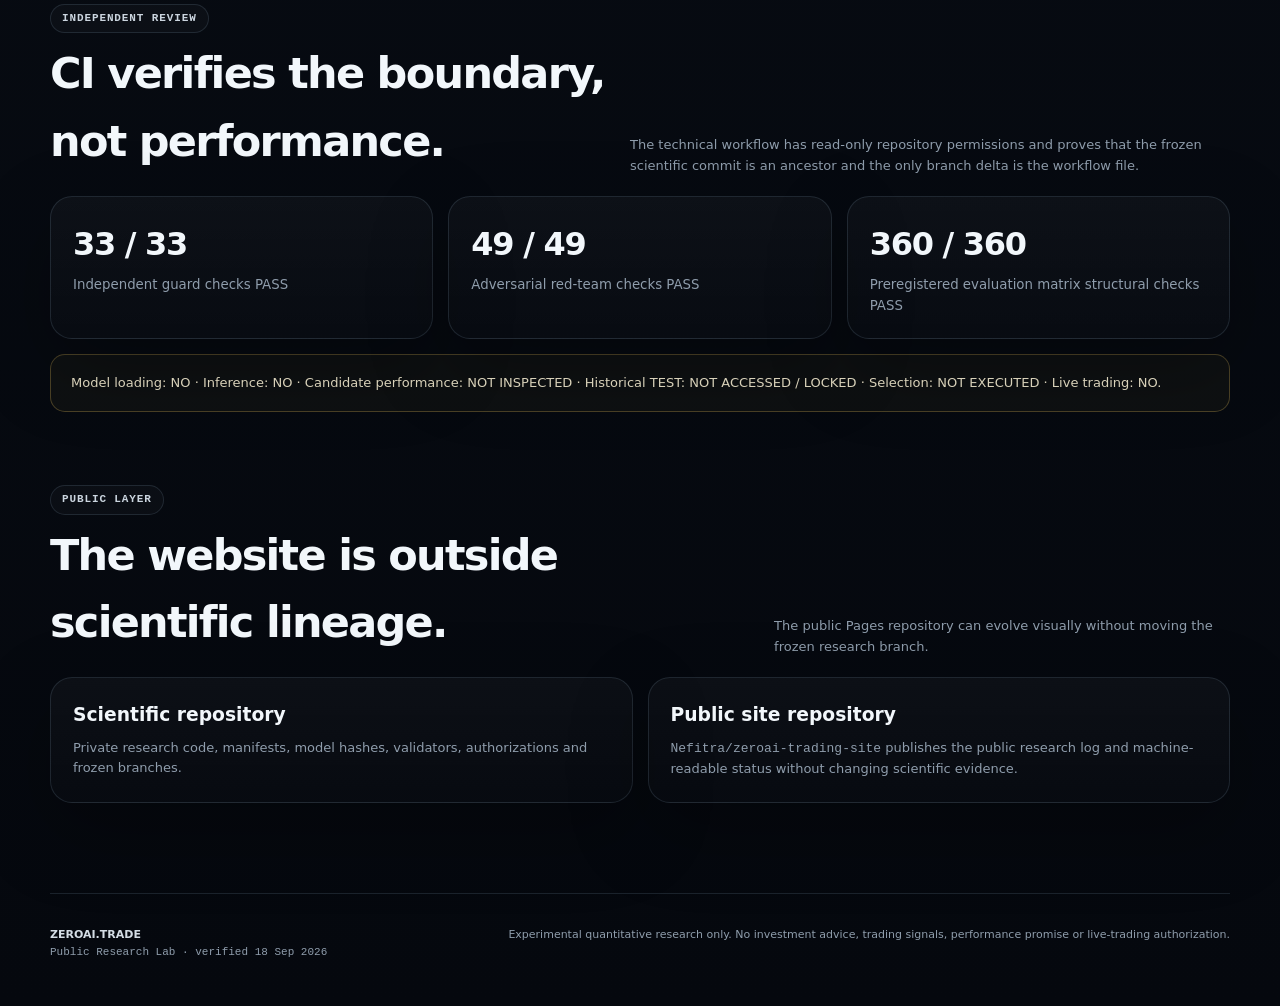
<file: lineage.html>
<!doctype html><html lang="en"><head><meta charset="utf-8"><meta name="viewport" content="width=device-width,initial-scale=1,viewport-fit=cover"><meta name="theme-color" content="#05080e"><meta name="color-scheme" content="dark"><meta name="description" content="Frozen scientific lineage, branch boundaries, commits and CI evidence."><title>Scientific Lineage — ZeroAI Research Lab</title><link rel="stylesheet" href="site.css"><script src="site.js" defer></script></head><body><header><div class="wrap nav"><a class="brand" href="index.html"><span class="mark"></span><span>ZEROAI.TRADE</span></a><nav><a href="index.html">Lab</a><a href="experiments.html">Experiments</a><a href="matrix.html">Matrix</a><a href="audit.html">Audit</a><a class="pill" href="protocol.html">Protocol</a></nav></div></header><main><div class="wrap">
<section class="hero"><div class="eyebrow"><span class="dot"></span> provenance map</div><h1>Every decision has a <span>lineage.</span></h1><p class="lead">Scientific artifacts and technical CI are deliberately separated. The current canonical scientific branch remains frozen while a CI-only branch independently reviews the guard toolchain.</p><div class="hero-meta"><span class="badge good">SCIENTIFIC HEAD 964e514…</span><span class="badge info">CI HEAD fc0c6b42…</span><span class="badge warn">NO SCIENTIFIC DELTA</span></div></section>
<section><div class="section-head"><div><div class="eyebrow">lineage graph</div><h2>Development → closure → new preregistration.</h2></div></div><div class="diagram card"><div class="chain-row"><div class="node"><div class="k">PARENT STACK</div><strong>Futures-native PPO research</strong><small>Causal observations, execution economics, risk semantics and 30m decision clock.</small></div><div class="node"><div class="k">PREDECESSOR</div><strong>TURNOVER-CONTROL-STUDY-0001</strong><small>Closed with no eligible turnover-control champion.</small><span class="hash">decision: ad1be339…</span></div><div class="node"><div class="k">CLOSURE FREEZE</div><strong>Post-mortem frozen</strong><small>Predecessor becomes development-only evidence.</small><span class="hash">33cdbdf1…</span></div><div class="node"><div class="k">NEW LINEAGE</div><strong>ENTRY-CONFIRMATION-STUDY-0001</strong><small>Thresholds 1 / 2 / 3 preregistered before Fresh reveal.</small></div><div class="node"><div class="k">CANONICAL FREEZE</div><strong>Execution guard lineage</strong><small>Current scientific HEAD; Fresh performance still sealed.</small><span class="hash">964e5140…</span></div></div></div></section>
<section><div class="section-head"><div><div class="eyebrow">frozen references</div><h2>Current public provenance snapshot.</h2></div></div><div class="table-wrap"><table class="table"><thead><tr><th>Object</th><th>Reference</th><th>Meaning</th></tr></thead><tbody>
<tr><td>Scientific branch</td><td class="mono">entry-confirmation-study-0001</td><td>Canonical scientific lineage</td></tr>
<tr><td>Scientific HEAD</td><td class="mono">964e5140ae7d7dfa108ead9cbae1784432ab3358</td><td>Rebind ENTRY Fresh execution guard lineage</td></tr>
<tr><td>Scientific tree</td><td class="mono">5a3e4f7749e38e7cc360e3fc10e759901b8f0d2e</td><td>Frozen tree at current HEAD</td></tr>
<tr><td>Parent closure freeze</td><td class="mono">33cdbdf1086cb81fd7877d678fab81ce4c25c537</td><td>Turnover-control post-mortem closure</td></tr>
<tr><td>CI branch</td><td class="mono">entry-confirmation-ci-0001</td><td>Technical review branch only</td></tr>
<tr><td>CI HEAD</td><td class="mono">fc0c6b42d14fb1b16623eb7374ea545c1ca99954</td><td>Node 24 generation action update</td></tr>
<tr><td>Latest CI run</td><td class="mono">34993605630</td><td>Completed successfully on 2026-09-15</td></tr>
</tbody></table></div></section>
<section><div class="section-head"><div><div class="eyebrow">independent review</div><h2>CI verifies the boundary, not performance.</h2></div><p>The technical workflow has read-only repository permissions and proves that the frozen scientific commit is an ancestor and the only branch delta is the workflow file.</p></div><div class="grid g3"><div class="panel card stat"><b>33 / 33</b><small>Independent guard checks PASS</small></div><div class="panel card stat"><b>49 / 49</b><small>Adversarial red-team checks PASS</small></div><div class="panel card stat"><b>360 / 360</b><small>Preregistered evaluation matrix structural checks PASS</small></div></div><div class="callout" style="margin-top:15px">Model loading: NO · Inference: NO · Candidate performance: NOT INSPECTED · Historical TEST: NOT ACCESSED / LOCKED · Selection: NOT EXECUTED · Live trading: NO.</div></section>
<section><div class="section-head"><div><div class="eyebrow">public layer</div><h2>The website is outside scientific lineage.</h2></div><p>The public Pages repository can evolve visually without moving the frozen research branch.</p></div><div class="grid g2"><div class="panel card"><h3>Scientific repository</h3><p>Private research code, manifests, model hashes, validators, authorizations and frozen branches.</p></div><div class="panel card"><h3>Public site repository</h3><p><span class="mono">Nefitra/zeroai-trading-site</span> publishes the public research log and machine-readable status without changing scientific evidence.</p></div></div></section><div class="footer"><div class="footer-grid"><div><strong>ZEROAI.TRADE</strong><br><span class="mono">Public Research Lab · verified 18 Sep 2026</span></div><div>Experimental quantitative research only. No investment advice, trading signals, performance promise or live-trading authorization.</div></div></div></div></main></body></html>
</file>
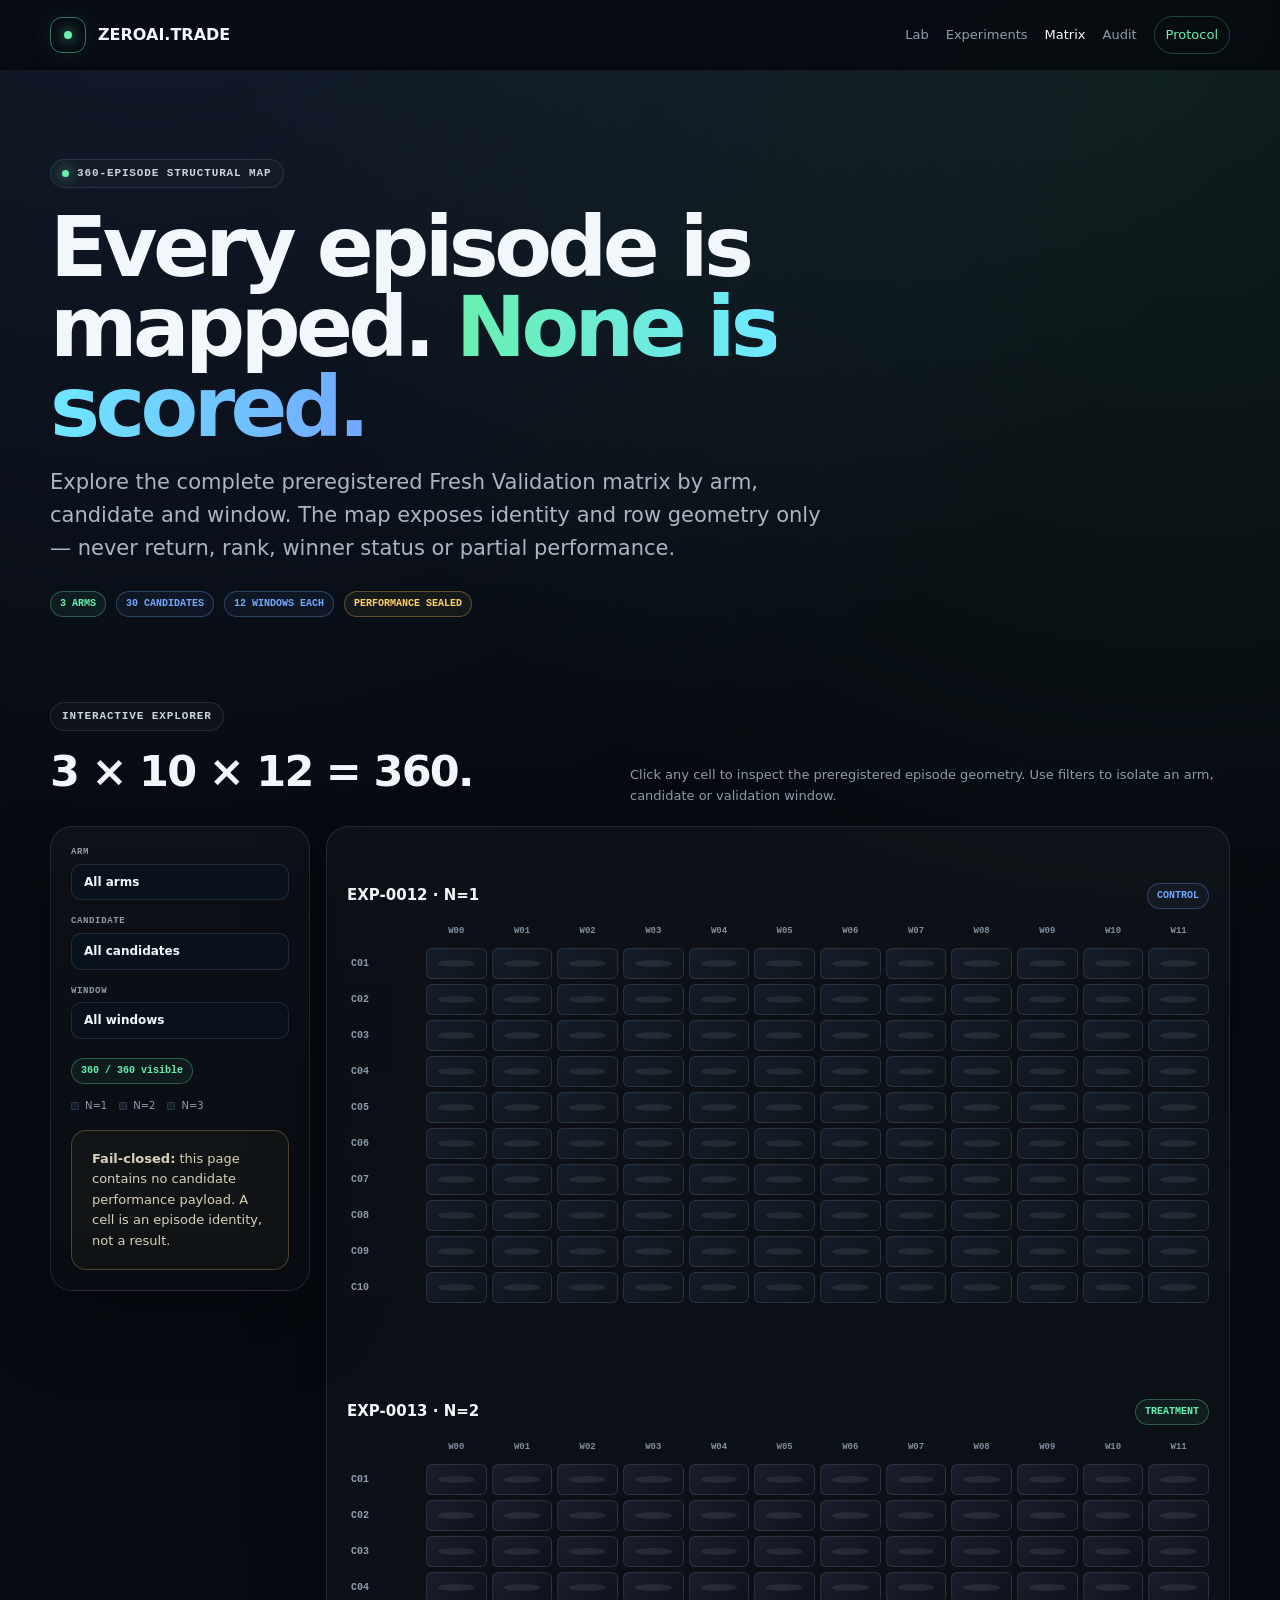
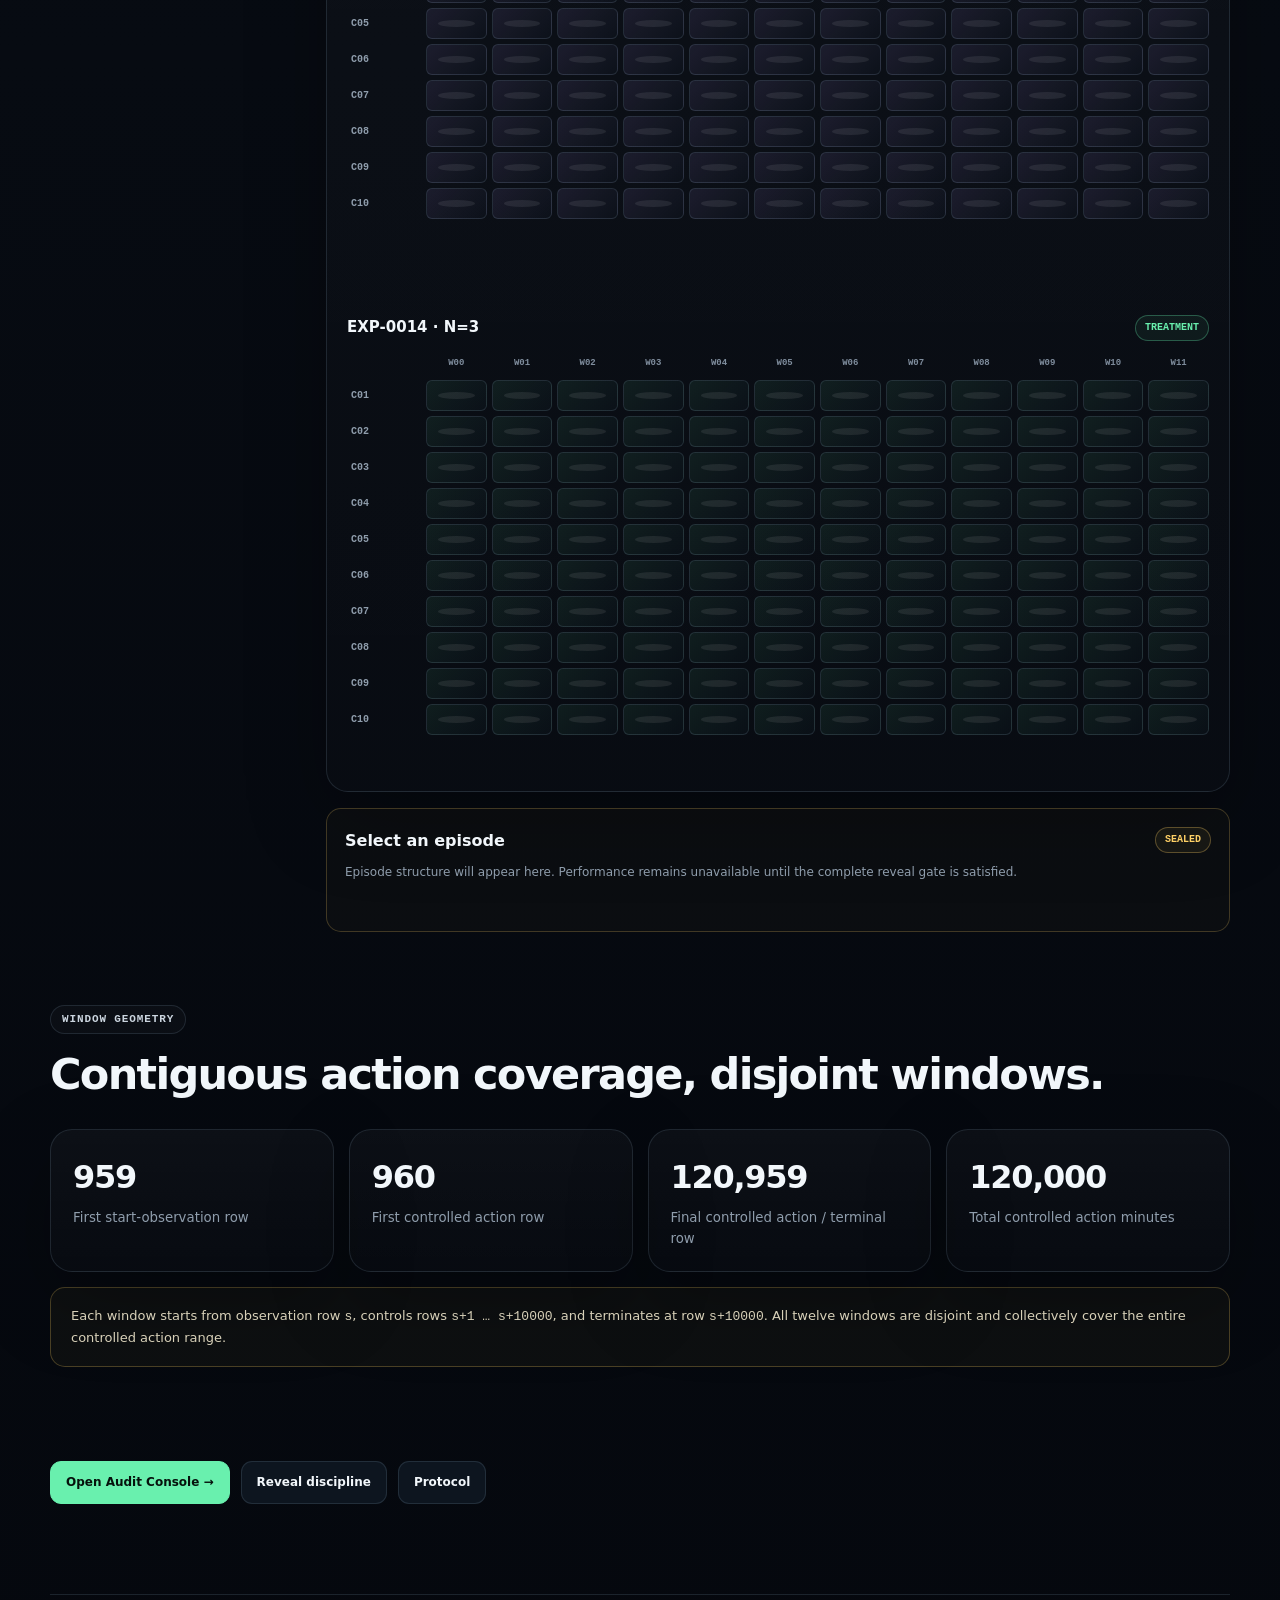
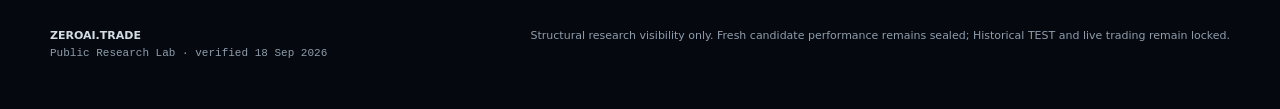
<file: matrix.html>
<!doctype html><html lang="en"><head><meta charset="utf-8"><meta name="viewport" content="width=device-width,initial-scale=1,viewport-fit=cover"><meta name="theme-color" content="#05080e"><meta name="color-scheme" content="dark"><meta name="description" content="Interactive structural map of all 360 preregistered Fresh Validation episodes."><title>Fresh Matrix — ZeroAI Research Lab</title><link rel="stylesheet" href="site.css"><script src="site.js" defer></script></head><body><header><div class="wrap nav"><a class="brand" href="index.html"><span class="mark"></span><span>ZEROAI.TRADE</span></a><nav><a href="index.html">Lab</a><a href="experiments.html">Experiments</a><a class="active" href="matrix.html">Matrix</a><a href="audit.html">Audit</a><a class="pill" href="protocol.html">Protocol</a></nav></div></header><main><div class="wrap">
<section class="hero"><div class="eyebrow"><span class="dot"></span> 360-episode structural map</div><h1>Every episode is mapped. <span>None is scored.</span></h1><p class="lead">Explore the complete preregistered Fresh Validation matrix by arm, candidate and window. The map exposes identity and row geometry only — never return, rank, winner status or partial performance.</p><div class="hero-meta"><span class="badge good">3 ARMS</span><span class="badge info">30 CANDIDATES</span><span class="badge info">12 WINDOWS EACH</span><span class="badge warn">PERFORMANCE SEALED</span></div></section>
<section id="freshMatrixExplorer"><div class="section-head"><div><div class="eyebrow">interactive explorer</div><h2>3 × 10 × 12 = 360.</h2></div><p>Click any cell to inspect the preregistered episode geometry. Use filters to isolate an arm, candidate or validation window.</p></div>
<div class="matrix-shell">
<aside class="matrix-controls card">
<div class="filter-group"><label for="filterArm">Arm</label><select id="filterArm"><option value="all">All arms</option><option value="1">EXP-0012 · N=1</option><option value="2">EXP-0013 · N=2</option><option value="3">EXP-0014 · N=3</option></select></div>
<div class="filter-group"><label for="filterCandidate">Candidate</label><select id="filterCandidate"><option value="all">All candidates</option><option value="1">Candidate 01</option><option value="2">Candidate 02</option><option value="3">Candidate 03</option><option value="4">Candidate 04</option><option value="5">Candidate 05</option><option value="6">Candidate 06</option><option value="7">Candidate 07</option><option value="8">Candidate 08</option><option value="9">Candidate 09</option><option value="10">Candidate 10</option></select></div>
<div class="filter-group"><label for="filterWindow">Window</label><select id="filterWindow"><option value="all">All windows</option><option value="0">W00</option><option value="1">W01</option><option value="2">W02</option><option value="3">W03</option><option value="4">W04</option><option value="5">W05</option><option value="6">W06</option><option value="7">W07</option><option value="8">W08</option><option value="9">W09</option><option value="10">W10</option><option value="11">W11</option></select></div>
<div class="badge good" id="visibleEpisodes">360 / 360 visible</div>
<div class="matrix-legend"><span><i class="legend-dot"></i>N=1</span><span><i class="legend-dot t2"></i>N=2</span><span><i class="legend-dot t3"></i>N=3</span></div>
<div class="callout" style="margin-top:16px"><strong>Fail-closed:</strong> this page contains no candidate performance payload. A cell is an episode identity, not a result.</div>
</aside>
<div>
<div id="matrixMap" class="matrix-map card"></div>
<div id="episodeDetail" class="episode-detail"><div class="title"><h3>Select an episode</h3><span class="badge warn">SEALED</span></div><p style="color:var(--muted);font-size:12px;margin:10px 0 0">Episode structure will appear here. Performance remains unavailable until the complete reveal gate is satisfied.</p></div>
</div></div></section>
<section><div class="section-head"><div><div class="eyebrow">window geometry</div><h2>Contiguous action coverage, disjoint windows.</h2></div></div><div class="grid g4"><div class="panel card stat"><b>959</b><small>First start-observation row</small></div><div class="panel card stat"><b>960</b><small>First controlled action row</small></div><div class="panel card stat"><b>120,959</b><small>Final controlled action / terminal row</small></div><div class="panel card stat"><b>120,000</b><small>Total controlled action minutes</small></div></div><div class="callout" style="margin-top:15px">Each window starts from observation row <span class="mono">s</span>, controls rows <span class="mono">s+1 … s+10000</span>, and terminates at row <span class="mono">s+10000</span>. All twelve windows are disjoint and collectively cover the entire controlled action range.</div></section>
<section><div class="cta-row"><a class="btn primary" href="audit.html">Open Audit Console →</a><a class="btn" href="methodology.html">Reveal discipline</a><a class="btn" href="protocol.html">Protocol</a></div></section><div class="footer"><div class="footer-grid"><div><strong>ZEROAI.TRADE</strong><br><span class="mono">Public Research Lab · verified 18 Sep 2026</span></div><div>Structural research visibility only. Fresh candidate performance remains sealed; Historical TEST and live trading remain locked.</div></div></div></div></main></body></html>
</file>
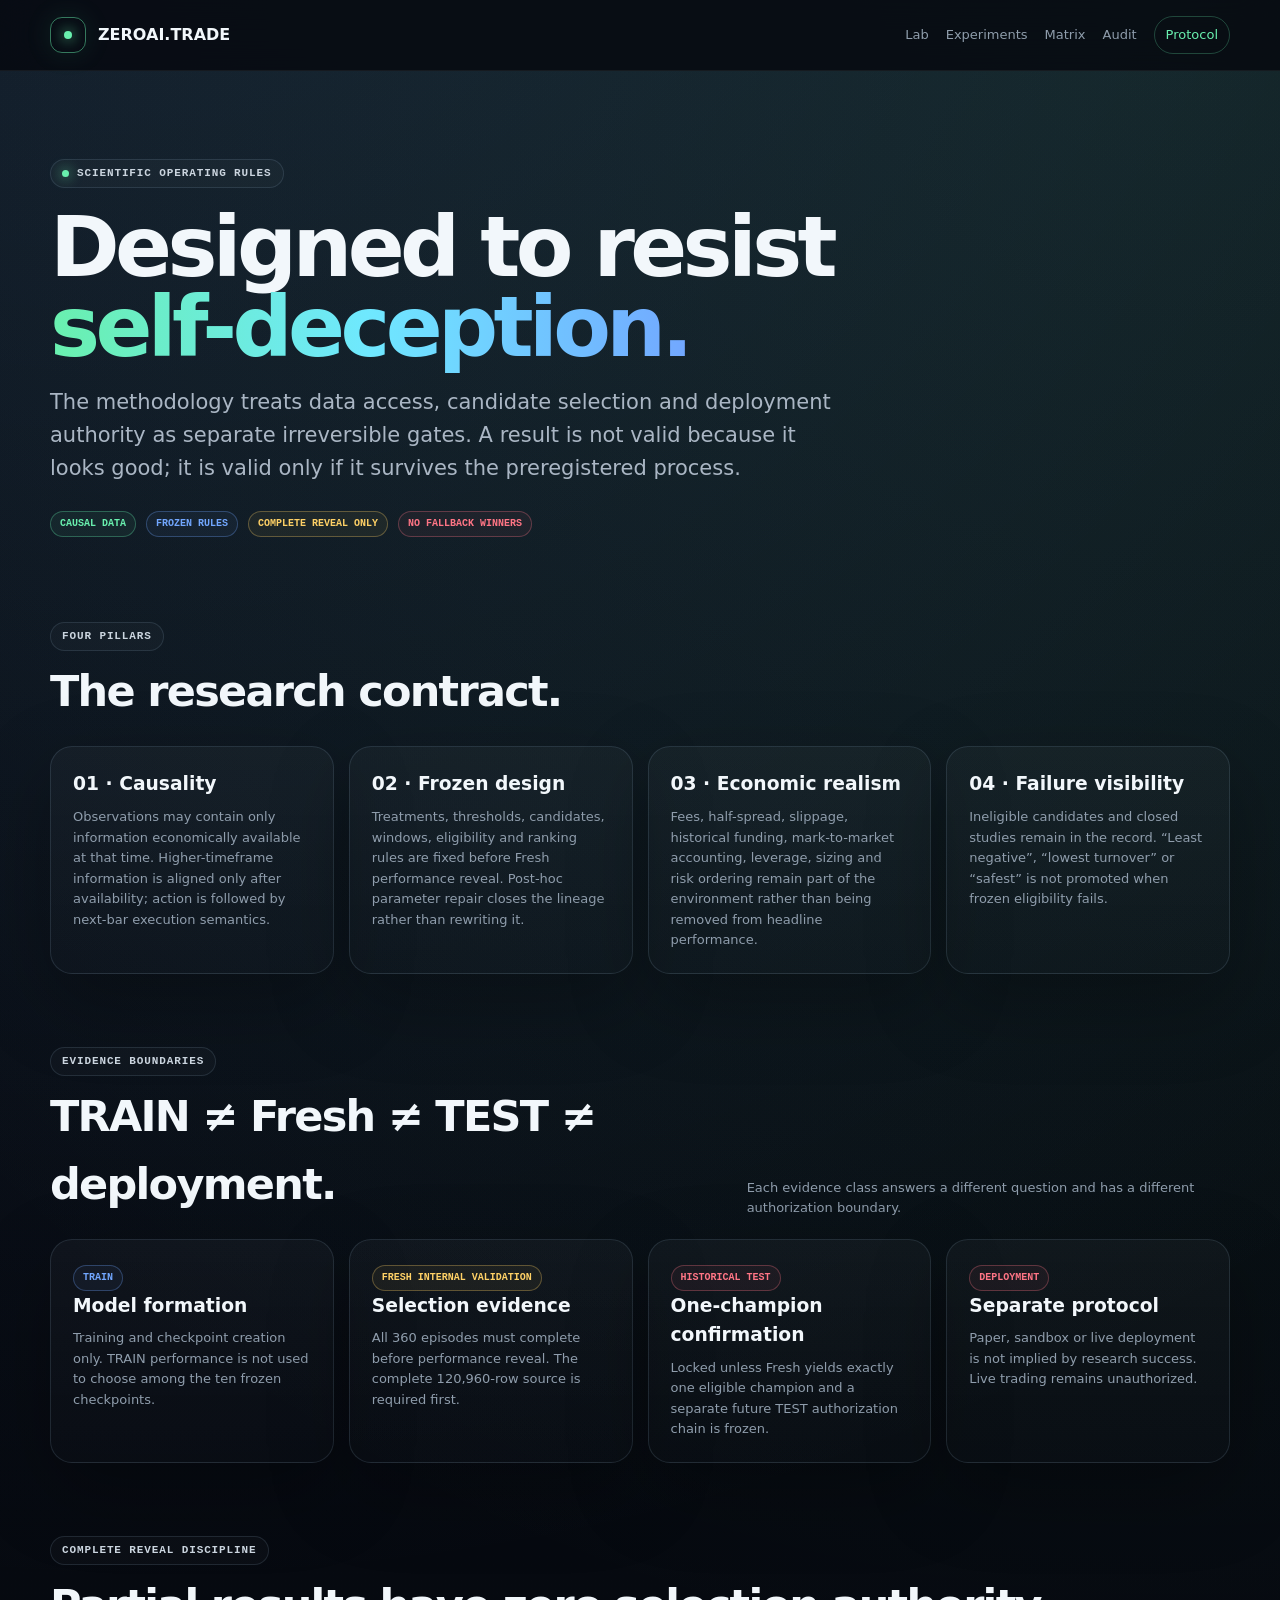
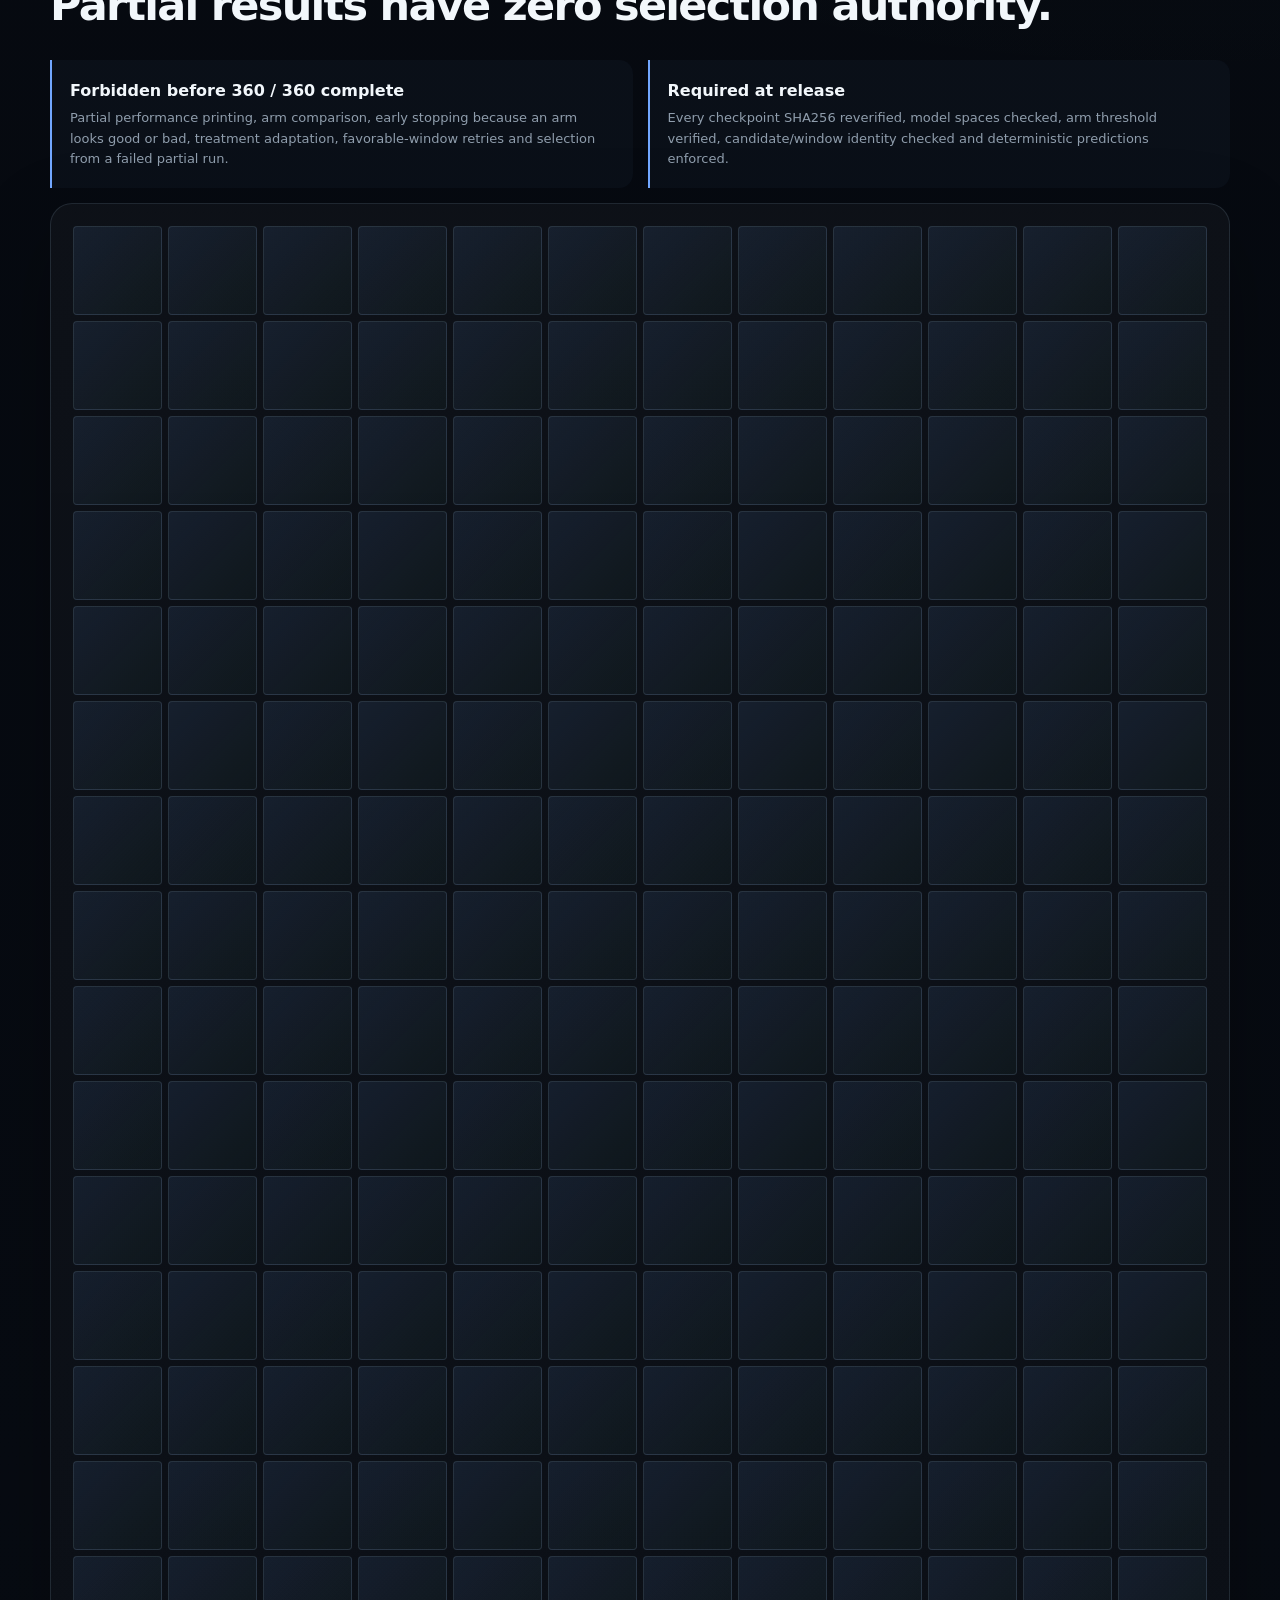
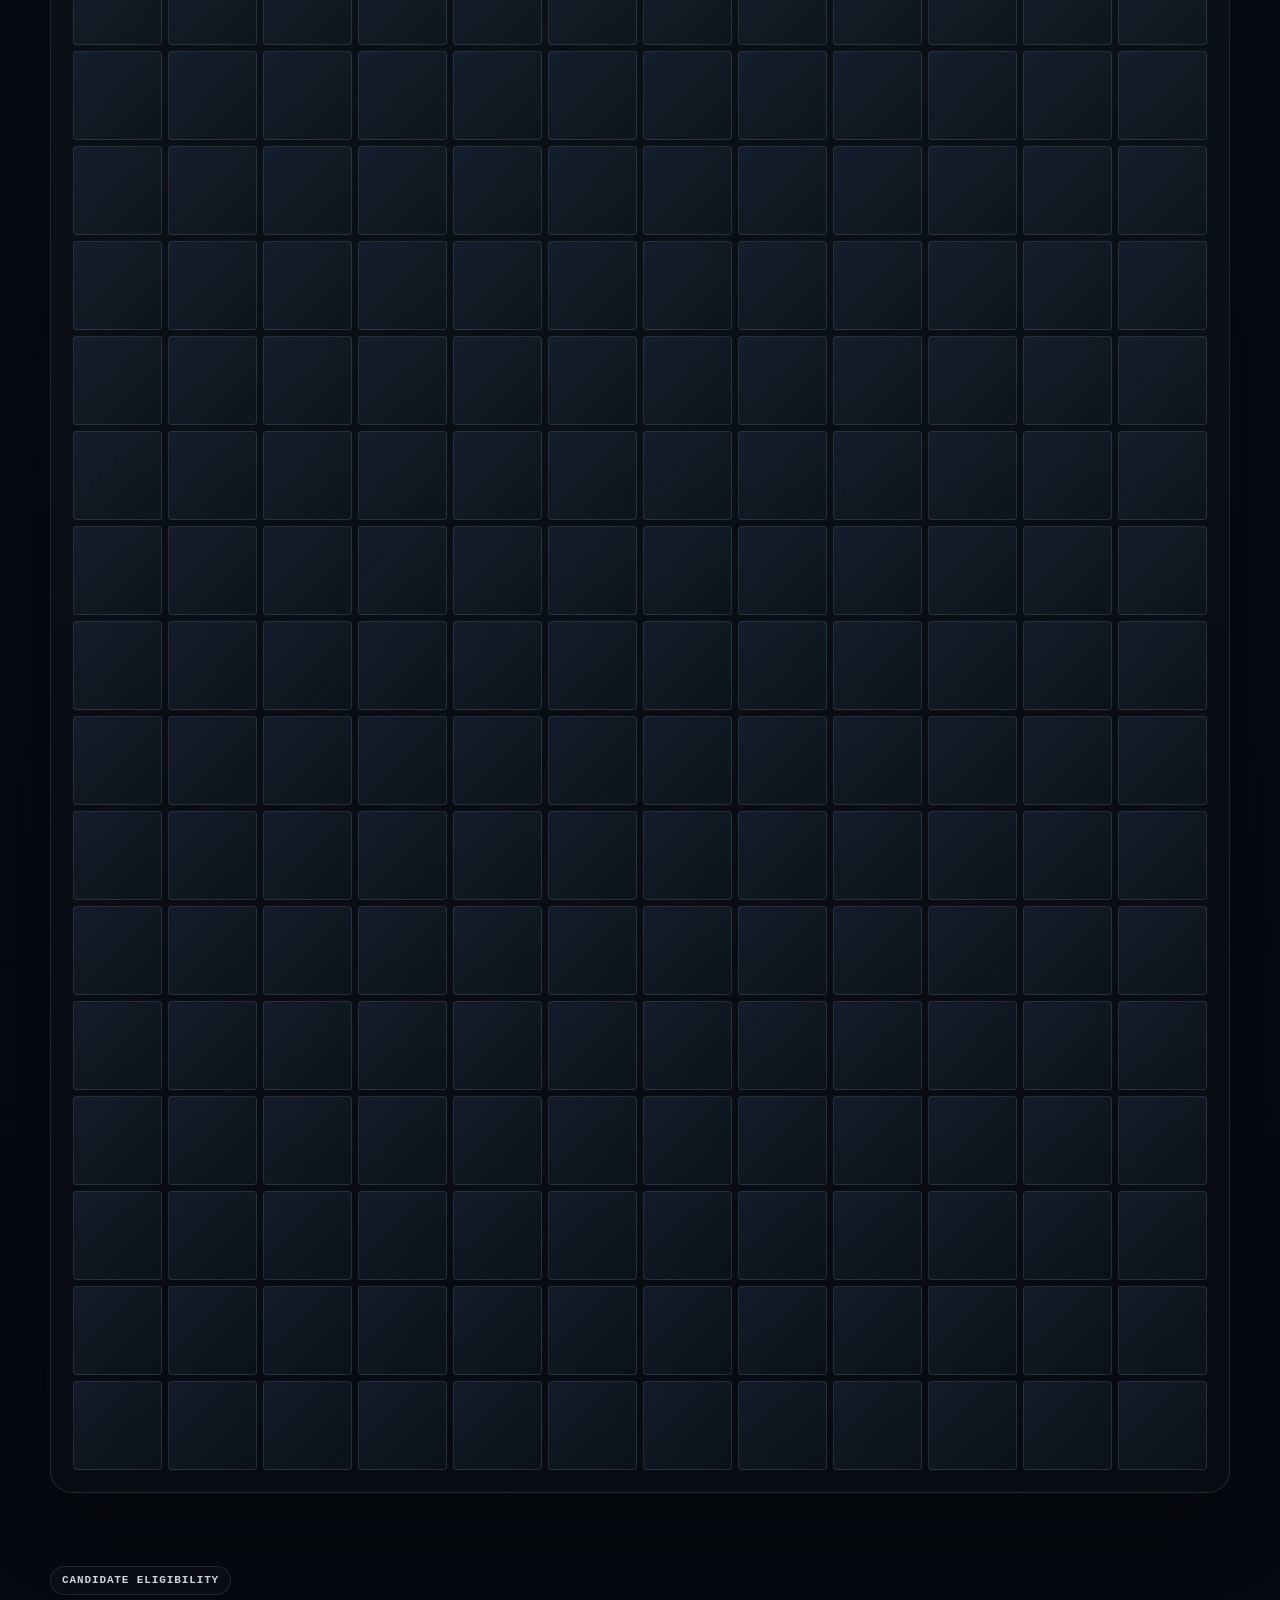
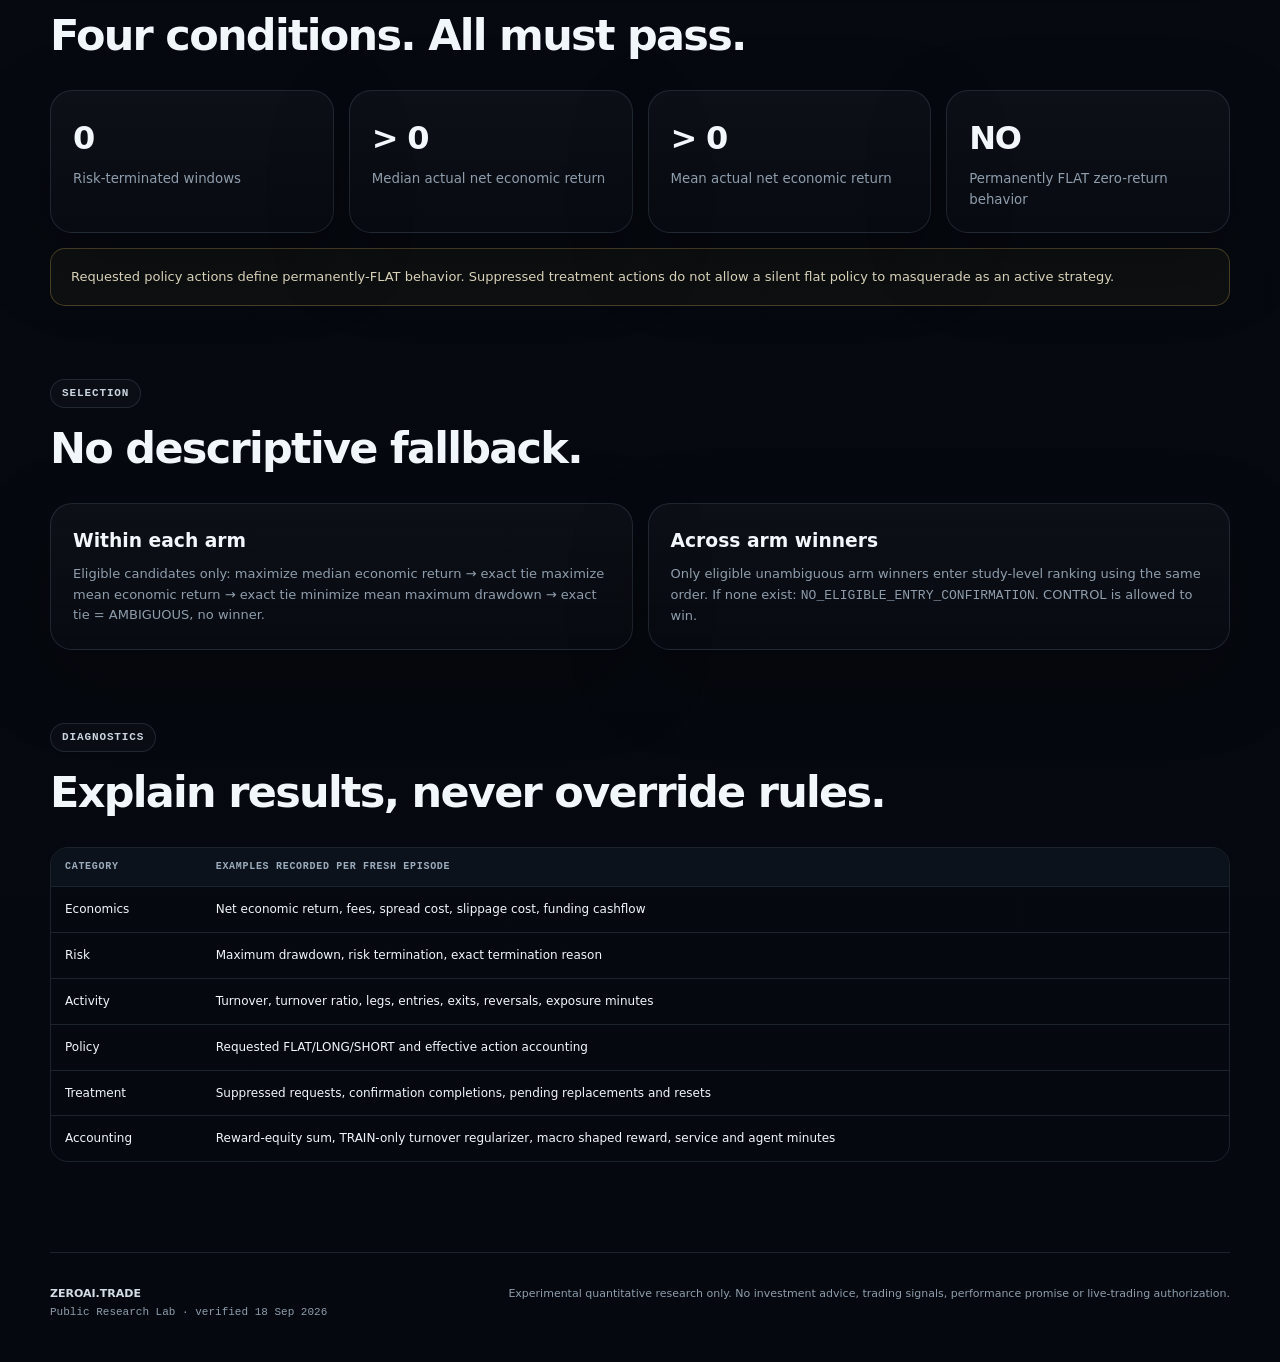
<file: methodology.html>
<!doctype html><html lang="en"><head><meta charset="utf-8"><meta name="viewport" content="width=device-width,initial-scale=1,viewport-fit=cover"><meta name="theme-color" content="#05080e"><meta name="color-scheme" content="dark"><meta name="description" content="Research methodology, evidence boundaries, selection discipline and validation rules."><title>Methodology — ZeroAI Research Lab</title><link rel="stylesheet" href="site.css"><script src="site.js" defer></script></head><body><header><div class="wrap nav"><a class="brand" href="index.html"><span class="mark"></span><span>ZEROAI.TRADE</span></a><nav><a href="index.html">Lab</a><a href="experiments.html">Experiments</a><a href="matrix.html">Matrix</a><a href="audit.html">Audit</a><a class="pill" href="protocol.html">Protocol</a></nav></div></header><main><div class="wrap">
<section class="hero"><div class="eyebrow"><span class="dot"></span> scientific operating rules</div><h1>Designed to resist <span>self-deception.</span></h1><p class="lead">The methodology treats data access, candidate selection and deployment authority as separate irreversible gates. A result is not valid because it looks good; it is valid only if it survives the preregistered process.</p><div class="hero-meta"><span class="badge good">CAUSAL DATA</span><span class="badge info">FROZEN RULES</span><span class="badge warn">COMPLETE REVEAL ONLY</span><span class="badge bad">NO FALLBACK WINNERS</span></div></section>
<section><div class="section-head"><div><div class="eyebrow">four pillars</div><h2>The research contract.</h2></div></div><div class="grid g4">
<div class="panel card"><h3>01 · Causality</h3><p>Observations may contain only information economically available at that time. Higher-timeframe information is aligned only after availability; action is followed by next-bar execution semantics.</p></div>
<div class="panel card"><h3>02 · Frozen design</h3><p>Treatments, thresholds, candidates, windows, eligibility and ranking rules are fixed before Fresh performance reveal. Post-hoc parameter repair closes the lineage rather than rewriting it.</p></div>
<div class="panel card"><h3>03 · Economic realism</h3><p>Fees, half-spread, slippage, historical funding, mark-to-market accounting, leverage, sizing and risk ordering remain part of the environment rather than being removed from headline performance.</p></div>
<div class="panel card"><h3>04 · Failure visibility</h3><p>Ineligible candidates and closed studies remain in the record. “Least negative”, “lowest turnover” or “safest” is not promoted when frozen eligibility fails.</p></div>
</div></section>
<section><div class="section-head"><div><div class="eyebrow">evidence boundaries</div><h2>TRAIN ≠ Fresh ≠ TEST ≠ deployment.</h2></div><p>Each evidence class answers a different question and has a different authorization boundary.</p></div><div class="grid g4">
<div class="panel card"><span class="badge info">TRAIN</span><h3>Model formation</h3><p>Training and checkpoint creation only. TRAIN performance is not used to choose among the ten frozen checkpoints.</p></div>
<div class="panel card"><span class="badge warn">FRESH INTERNAL VALIDATION</span><h3>Selection evidence</h3><p>All 360 episodes must complete before performance reveal. The complete 120,960-row source is required first.</p></div>
<div class="panel card"><span class="badge bad">HISTORICAL TEST</span><h3>One-champion confirmation</h3><p>Locked unless Fresh yields exactly one eligible champion and a separate future TEST authorization chain is frozen.</p></div>
<div class="panel card"><span class="badge bad">DEPLOYMENT</span><h3>Separate protocol</h3><p>Paper, sandbox or live deployment is not implied by research success. Live trading remains unauthorized.</p></div>
</div></section>
<section><div class="section-head"><div><div class="eyebrow">complete reveal discipline</div><h2>Partial results have zero selection authority.</h2></div></div><div class="grid g2">
<div class="rule"><strong>Forbidden before 360 / 360 complete</strong><p>Partial performance printing, arm comparison, early stopping because an arm looks good or bad, treatment adaptation, favorable-window retries and selection from a failed partial run.</p></div>
<div class="rule"><strong>Required at release</strong><p>Every checkpoint SHA256 reverified, model spaces checked, arm threshold verified, candidate/window identity checked and deterministic predictions enforced.</p></div>
</div><div class="visual-grid card panel" data-cells="360" style="margin-top:15px"></div></section>
<section><div class="section-head"><div><div class="eyebrow">candidate eligibility</div><h2>Four conditions. All must pass.</h2></div></div><div class="grid g4">
<div class="panel card stat"><b>0</b><small>Risk-terminated windows</small></div>
<div class="panel card stat"><b>&gt; 0</b><small>Median actual net economic return</small></div>
<div class="panel card stat"><b>&gt; 0</b><small>Mean actual net economic return</small></div>
<div class="panel card stat"><b>NO</b><small>Permanently FLAT zero-return behavior</small></div>
</div><div class="callout" style="margin-top:15px">Requested policy actions define permanently-FLAT behavior. Suppressed treatment actions do not allow a silent flat policy to masquerade as an active strategy.</div></section>
<section><div class="section-head"><div><div class="eyebrow">selection</div><h2>No descriptive fallback.</h2></div></div><div class="grid g2"><div class="panel card"><h3>Within each arm</h3><p>Eligible candidates only: maximize median economic return → exact tie maximize mean economic return → exact tie minimize mean maximum drawdown → exact tie = AMBIGUOUS, no winner.</p></div><div class="panel card"><h3>Across arm winners</h3><p>Only eligible unambiguous arm winners enter study-level ranking using the same order. If none exist: <span class="mono">NO_ELIGIBLE_ENTRY_CONFIRMATION</span>. CONTROL is allowed to win.</p></div></div></section>
<section><div class="section-head"><div><div class="eyebrow">diagnostics</div><h2>Explain results, never override rules.</h2></div></div><div class="table-wrap"><table class="table"><thead><tr><th>Category</th><th>Examples recorded per Fresh episode</th></tr></thead><tbody><tr><td>Economics</td><td>Net economic return, fees, spread cost, slippage cost, funding cashflow</td></tr><tr><td>Risk</td><td>Maximum drawdown, risk termination, exact termination reason</td></tr><tr><td>Activity</td><td>Turnover, turnover ratio, legs, entries, exits, reversals, exposure minutes</td></tr><tr><td>Policy</td><td>Requested FLAT/LONG/SHORT and effective action accounting</td></tr><tr><td>Treatment</td><td>Suppressed requests, confirmation completions, pending replacements and resets</td></tr><tr><td>Accounting</td><td>Reward-equity sum, TRAIN-only turnover regularizer, macro shaped reward, service and agent minutes</td></tr></tbody></table></div></section><div class="footer"><div class="footer-grid"><div><strong>ZEROAI.TRADE</strong><br><span class="mono">Public Research Lab · verified 18 Sep 2026</span></div><div>Experimental quantitative research only. No investment advice, trading signals, performance promise or live-trading authorization.</div></div></div></div></main></body></html>
</file>
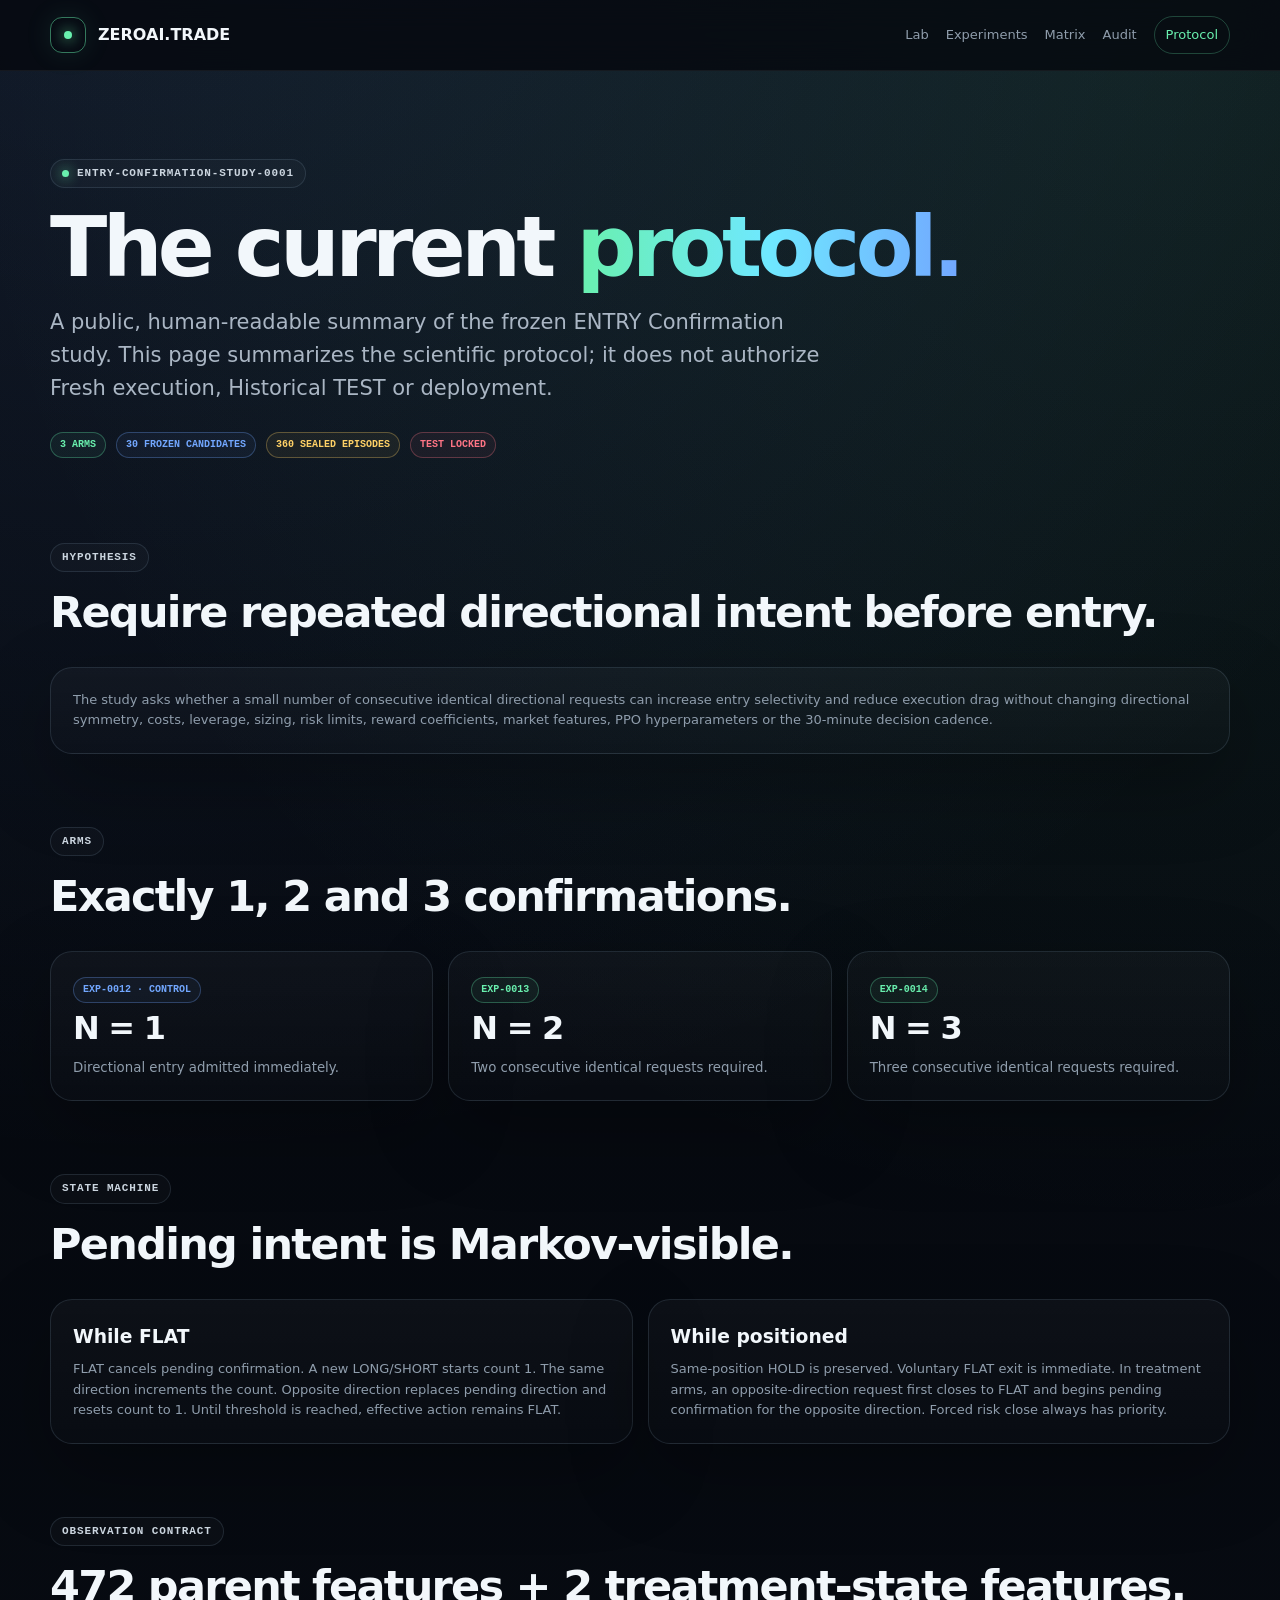
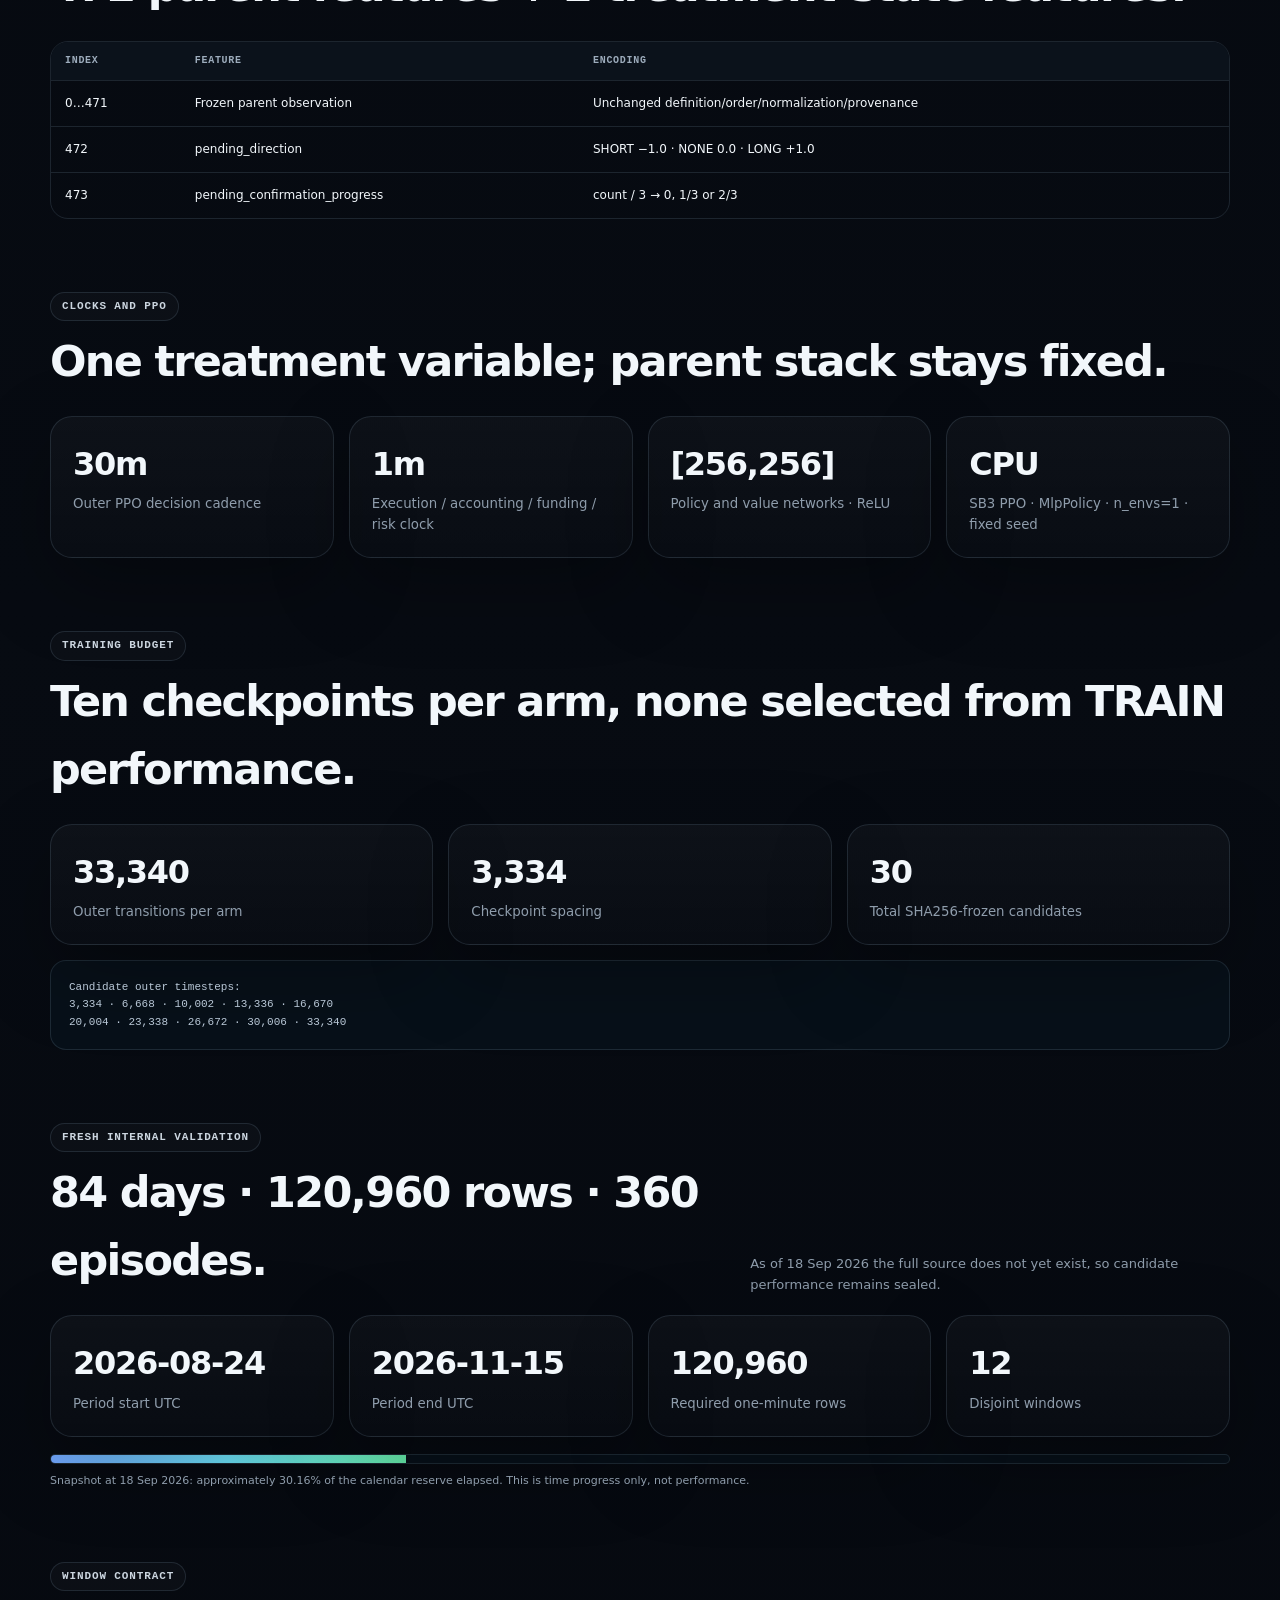
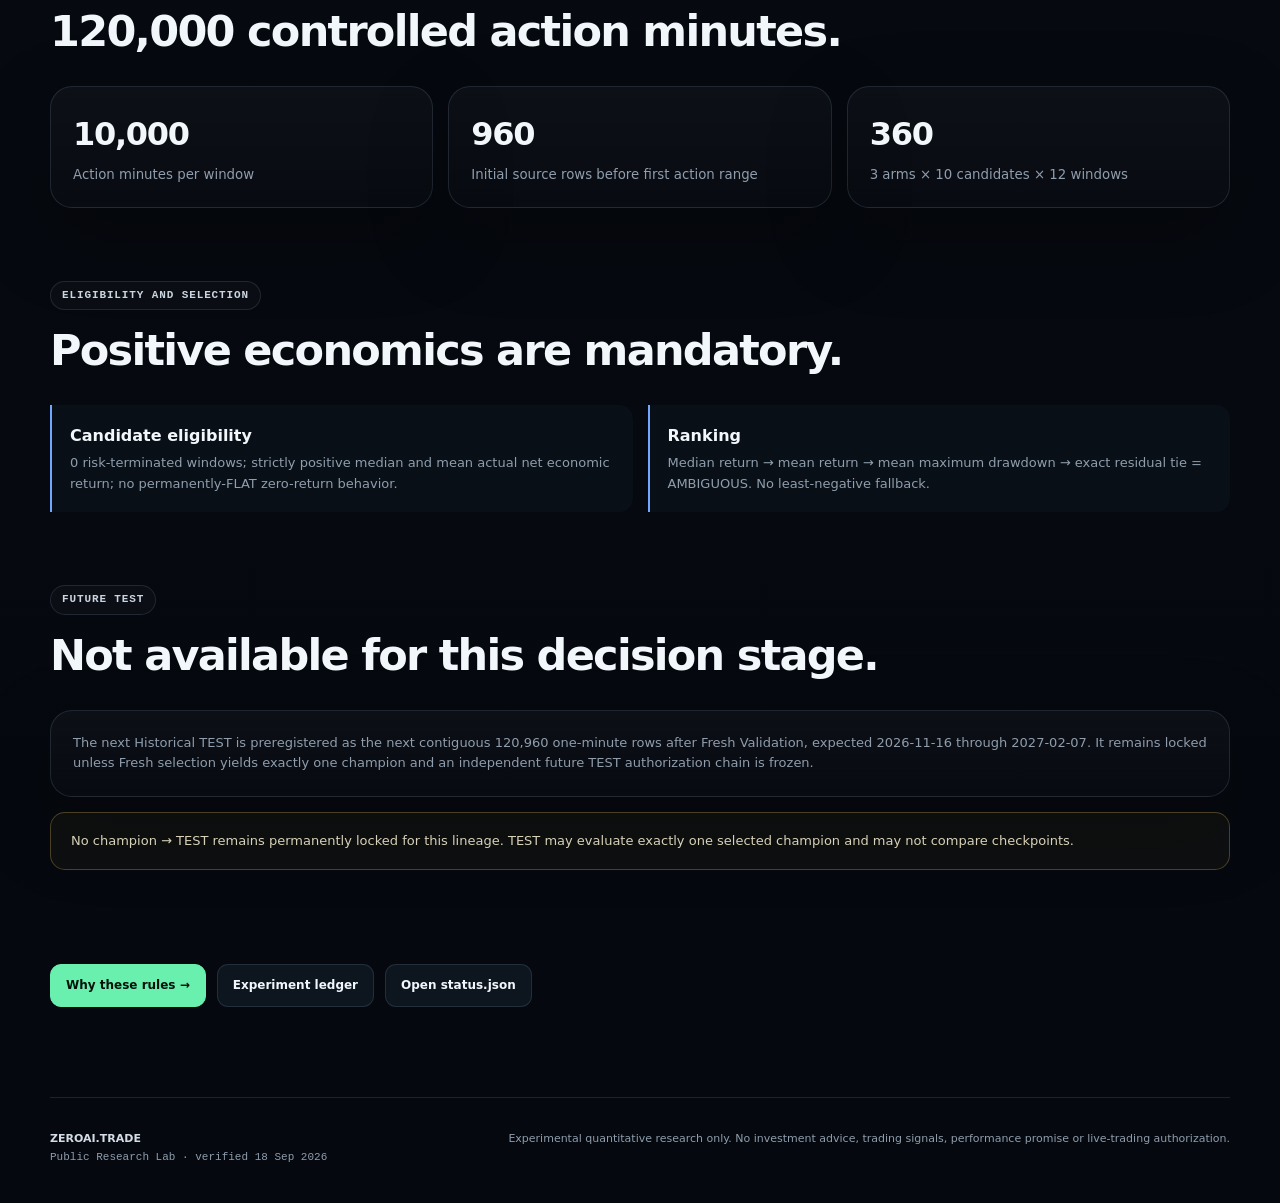
<file: protocol.html>
<!doctype html><html lang="en"><head><meta charset="utf-8"><meta name="viewport" content="width=device-width,initial-scale=1,viewport-fit=cover"><meta name="theme-color" content="#05080e"><meta name="color-scheme" content="dark"><meta name="description" content="Human-readable public summary of ENTRY-CONFIRMATION-STUDY-0001."><title>ENTRY Protocol — ZeroAI Research Lab</title><link rel="stylesheet" href="site.css"><script src="site.js" defer></script></head><body><header><div class="wrap nav"><a class="brand" href="index.html"><span class="mark"></span><span>ZEROAI.TRADE</span></a><nav><a href="index.html">Lab</a><a href="experiments.html">Experiments</a><a href="matrix.html">Matrix</a><a href="audit.html">Audit</a><a class="pill active" href="protocol.html">Protocol</a></nav></div></header><main><div class="wrap">
<section class="hero"><div class="eyebrow"><span class="dot"></span> ENTRY-CONFIRMATION-STUDY-0001</div><h1>The current <span>protocol.</span></h1><p class="lead">A public, human-readable summary of the frozen ENTRY Confirmation study. This page summarizes the scientific protocol; it does not authorize Fresh execution, Historical TEST or deployment.</p><div class="hero-meta"><span class="badge good">3 ARMS</span><span class="badge info">30 FROZEN CANDIDATES</span><span class="badge warn">360 SEALED EPISODES</span><span class="badge bad">TEST LOCKED</span></div></section>
<section><div class="section-head"><div><div class="eyebrow">hypothesis</div><h2>Require repeated directional intent before entry.</h2></div></div><div class="panel card"><p>The study asks whether a small number of consecutive identical directional requests can increase entry selectivity and reduce execution drag without changing directional symmetry, costs, leverage, sizing, risk limits, reward coefficients, market features, PPO hyperparameters or the 30-minute decision cadence.</p></div></section>
<section><div class="section-head"><div><div class="eyebrow">arms</div><h2>Exactly 1, 2 and 3 confirmations.</h2></div></div><div class="grid g3"><div class="panel card stat"><span class="badge info">EXP-0012 · CONTROL</span><b>N = 1</b><small>Directional entry admitted immediately.</small></div><div class="panel card stat"><span class="badge good">EXP-0013</span><b>N = 2</b><small>Two consecutive identical requests required.</small></div><div class="panel card stat"><span class="badge good">EXP-0014</span><b>N = 3</b><small>Three consecutive identical requests required.</small></div></div></section>
<section><div class="section-head"><div><div class="eyebrow">state machine</div><h2>Pending intent is Markov-visible.</h2></div></div><div class="grid g2"><div class="panel card"><h3>While FLAT</h3><p>FLAT cancels pending confirmation. A new LONG/SHORT starts count 1. The same direction increments the count. Opposite direction replaces pending direction and resets count to 1. Until threshold is reached, effective action remains FLAT.</p></div><div class="panel card"><h3>While positioned</h3><p>Same-position HOLD is preserved. Voluntary FLAT exit is immediate. In treatment arms, an opposite-direction request first closes to FLAT and begins pending confirmation for the opposite direction. Forced risk close always has priority.</p></div></div></section>
<section><div class="section-head"><div><div class="eyebrow">observation contract</div><h2>472 parent features + 2 treatment-state features.</h2></div></div><div class="table-wrap"><table class="table"><thead><tr><th>Index</th><th>Feature</th><th>Encoding</th></tr></thead><tbody><tr><td>0…471</td><td>Frozen parent observation</td><td>Unchanged definition/order/normalization/provenance</td></tr><tr><td>472</td><td>pending_direction</td><td>SHORT −1.0 · NONE 0.0 · LONG +1.0</td></tr><tr><td>473</td><td>pending_confirmation_progress</td><td>count / 3 → 0, 1/3 or 2/3</td></tr></tbody></table></div></section>
<section><div class="section-head"><div><div class="eyebrow">clocks and PPO</div><h2>One treatment variable; parent stack stays fixed.</h2></div></div><div class="grid g4"><div class="panel card stat"><b>30m</b><small>Outer PPO decision cadence</small></div><div class="panel card stat"><b>1m</b><small>Execution / accounting / funding / risk clock</small></div><div class="panel card stat"><b>[256,256]</b><small>Policy and value networks · ReLU</small></div><div class="panel card stat"><b>CPU</b><small>SB3 PPO · MlpPolicy · n_envs=1 · fixed seed</small></div></div></section>
<section><div class="section-head"><div><div class="eyebrow">training budget</div><h2>Ten checkpoints per arm, none selected from TRAIN performance.</h2></div></div><div class="grid g3"><div class="panel card stat"><b>33,340</b><small>Outer transitions per arm</small></div><div class="panel card stat"><b>3,334</b><small>Checkpoint spacing</small></div><div class="panel card stat"><b>30</b><small>Total SHA256-frozen candidates</small></div></div><pre style="margin-top:15px">Candidate outer timesteps:
3,334 · 6,668 · 10,002 · 13,336 · 16,670
20,004 · 23,338 · 26,672 · 30,006 · 33,340</pre></section>
<section><div class="section-head"><div><div class="eyebrow">Fresh Internal Validation</div><h2>84 days · 120,960 rows · 360 episodes.</h2></div><p>As of 18 Sep 2026 the full source does not yet exist, so candidate performance remains sealed.</p></div><div class="grid g4"><div class="panel card stat"><b>2026-08-24</b><small>Period start UTC</small></div><div class="panel card stat"><b>2026-11-15</b><small>Period end UTC</small></div><div class="panel card stat"><b>120,960</b><small>Required one-minute rows</small></div><div class="panel card stat"><b>12</b><small>Disjoint windows</small></div></div><div class="progress" style="margin-top:17px"><span></span></div><div style="margin-top:8px;color:var(--muted);font-size:11px">Snapshot at 18 Sep 2026: approximately 30.16% of the calendar reserve elapsed. This is time progress only, not performance.</div></section>
<section><div class="section-head"><div><div class="eyebrow">window contract</div><h2>120,000 controlled action minutes.</h2></div></div><div class="grid g3"><div class="panel card stat"><b>10,000</b><small>Action minutes per window</small></div><div class="panel card stat"><b>960</b><small>Initial source rows before first action range</small></div><div class="panel card stat"><b>360</b><small>3 arms × 10 candidates × 12 windows</small></div></div></section>
<section><div class="section-head"><div><div class="eyebrow">eligibility and selection</div><h2>Positive economics are mandatory.</h2></div></div><div class="grid g2"><div class="rule"><strong>Candidate eligibility</strong><p>0 risk-terminated windows; strictly positive median and mean actual net economic return; no permanently-FLAT zero-return behavior.</p></div><div class="rule"><strong>Ranking</strong><p>Median return → mean return → mean maximum drawdown → exact residual tie = AMBIGUOUS. No least-negative fallback.</p></div></div></section>
<section><div class="section-head"><div><div class="eyebrow">future TEST</div><h2>Not available for this decision stage.</h2></div></div><div class="panel card"><p>The next Historical TEST is preregistered as the next contiguous 120,960 one-minute rows after Fresh Validation, expected 2026-11-16 through 2027-02-07. It remains locked unless Fresh selection yields exactly one champion and an independent future TEST authorization chain is frozen.</p></div><div class="callout" style="margin-top:15px">No champion → TEST remains permanently locked for this lineage. TEST may evaluate exactly one selected champion and may not compare checkpoints.</div></section>
<section><div class="cta-row"><a class="btn primary" href="methodology.html">Why these rules →</a><a class="btn" href="experiments.html">Experiment ledger</a><a class="btn" href="status.json">Open status.json</a></div></section><div class="footer"><div class="footer-grid"><div><strong>ZEROAI.TRADE</strong><br><span class="mono">Public Research Lab · verified 18 Sep 2026</span></div><div>Experimental quantitative research only. No investment advice, trading signals, performance promise or live-trading authorization.</div></div></div></div></main></body></html>
</file>
<file: site.css>
:root{--bg:#05080e;--bg2:#080d15;--panel:#0c131d;--panel2:#0a1018;--text:#f2f7fb;--muted:#8f9dac;--line:rgba(155,185,214,.15);--green:#69f0ae;--blue:#72a7ff;--cyan:#6fe8ff;--violet:#b79cff;--amber:#ffd166;--red:#ff7585;--r:22px;--max:1180px;--shadow:0 28px 80px rgba(0,0,0,.28)}*{box-sizing:border-box}html{scroll-behavior:smooth}body{margin:0;color:var(--text);font-family:Inter,ui-sans-serif,system-ui,-apple-system,BlinkMacSystemFont,"Segoe UI",sans-serif;line-height:1.58;background:radial-gradient(circle at 12% -8%,rgba(114,167,255,.15),transparent 31%),radial-gradient(circle at 92% 0%,rgba(105,240,174,.10),transparent 27%),linear-gradient(180deg,#05080e,#070b12 50%,#05080e);min-height:100vh}body:before{content:"";position:fixed;inset:0;pointer-events:none;opacity:.18;background-image:linear-gradient(rgba(255,255,255,.018) 1px,transparent 1px),linear-gradient(90deg,rgba(255,255,255,.018) 1px,transparent 1px);background-size:46px 46px;mask-image:linear-gradient(to bottom,black,transparent 85%)}a{color:inherit}.wrap{width:min(var(--max),calc(100% - 34px));margin:auto}.mono,code,pre{font-family:"SFMono-Regular",Consolas,"Liberation Mono",Menlo,monospace}header{position:sticky;top:0;z-index:60;background:rgba(5,8,14,.80);backdrop-filter:blur(18px);border-bottom:1px solid rgba(255,255,255,.055)}.nav{min-height:70px;display:flex;align-items:center;justify-content:space-between;gap:24px}.brand{display:flex;gap:12px;align-items:center;text-decoration:none;font-weight:850}.mark{width:36px;height:36px;border:1px solid rgba(105,240,174,.48);border-radius:12px;position:relative;box-shadow:0 0 28px rgba(105,240,174,.10)}.mark:after{content:"";position:absolute;inset:13px;border-radius:50%;background:var(--green);box-shadow:0 0 14px var(--green)}nav{display:flex;gap:17px;align-items:center}nav a{text-decoration:none;color:var(--muted);font-size:13px}nav a:hover,nav a.active{color:var(--text)}nav a.pill{padding:8px 11px;border:1px solid rgba(105,240,174,.25);border-radius:999px;color:var(--green)}.hero{padding:88px 0 48px}.eyebrow{display:inline-flex;align-items:center;gap:8px;border:1px solid var(--line);padding:7px 11px;border-radius:999px;font:700 11px/1.2 monospace;letter-spacing:.08em;text-transform:uppercase;color:#cbd5df;background:rgba(255,255,255,.024)}.dot{width:7px;height:7px;border-radius:50%;background:var(--green);box-shadow:0 0 13px var(--green)}h1{font-size:clamp(46px,7vw,84px);line-height:.95;letter-spacing:-.055em;margin:20px 0 18px;max-width:930px}h1 span{background:linear-gradient(90deg,var(--green),var(--cyan),var(--blue));-webkit-background-clip:text;background-clip:text;color:transparent}.lead{max-width:790px;color:#aab6c4;font-size:clamp(17px,2vw,21px);margin:0}.hero-meta{display:flex;gap:10px;flex-wrap:wrap;margin-top:26px}.badge{display:inline-flex;align-items:center;gap:7px;padding:6px 9px;border-radius:999px;border:1px solid var(--line);font:700 10px/1.2 monospace}.good{color:var(--green);border-color:rgba(105,240,174,.30);background:rgba(105,240,174,.055)}.info{color:var(--blue);border-color:rgba(114,167,255,.30);background:rgba(114,167,255,.055)}.warn{color:var(--amber);border-color:rgba(255,209,102,.30);background:rgba(255,209,102,.055)}.bad{color:var(--red);border-color:rgba(255,117,133,.30);background:rgba(255,117,133,.055)}.card{border:1px solid var(--line);border-radius:var(--r);background:linear-gradient(180deg,rgba(255,255,255,.03),rgba(255,255,255,.012));box-shadow:var(--shadow)}section{padding:36px 0}.section-head{display:flex;align-items:flex-end;justify-content:space-between;gap:24px;margin-bottom:20px}.section-head h2{margin:7px 0 0;font-size:clamp(28px,4vw,43px);letter-spacing:-.04em}.section-head p{max-width:600px;margin:0;color:var(--muted);font-size:13px}.grid{display:grid;gap:15px}.g2{grid-template-columns:repeat(2,1fr)}.g3{grid-template-columns:repeat(3,1fr)}.g4{grid-template-columns:repeat(4,1fr)}.panel{padding:22px}.panel h3{margin:0 0 8px}.panel p{margin:0;color:var(--muted);font-size:13px}.stat b{display:block;font-size:32px;letter-spacing:-.04em}.stat small{display:block;color:var(--muted);margin-top:4px}.timeline{position:relative;padding-left:24px}.timeline:before{content:"";position:absolute;left:6px;top:8px;bottom:8px;width:1px;background:linear-gradient(var(--blue),var(--green),var(--violet))}.event{position:relative;padding:0 0 26px 18px}.event:before{content:"";position:absolute;left:-22px;top:7px;width:9px;height:9px;border-radius:50%;background:var(--bg);border:2px solid var(--blue);box-shadow:0 0 0 5px rgba(114,167,255,.06)}.event.current:before{border-color:var(--green);box-shadow:0 0 16px rgba(105,240,174,.35)}.event h3{margin:0 0 5px}.event p{margin:0;color:var(--muted);font-size:13px}.event .meta{margin-top:8px;display:flex;gap:8px;flex-wrap:wrap}.table-wrap{overflow:auto;border:1px solid var(--line);border-radius:18px}.table{width:100%;border-collapse:collapse;min-width:760px}.table th,.table td{padding:13px 14px;border-bottom:1px solid var(--line);text-align:left;font-size:12px;vertical-align:top}.table th{color:#9dacbc;font:700 10px/1.2 monospace;text-transform:uppercase;letter-spacing:.07em;background:#0b121b}.table tr:last-child td{border-bottom:0}.diagram{padding:25px;overflow:auto}.chain-row{display:flex;gap:10px;align-items:stretch;min-width:900px}.node{flex:1;padding:15px;border:1px solid var(--line);border-radius:15px;background:rgba(255,255,255,.015);position:relative}.node:not(:last-child):after{content:"→";position:absolute;right:-12px;top:45%;color:#496277}.node .k{font:700 10px/1.2 monospace;color:var(--blue)}.node strong{display:block;margin:8px 0 5px;font-size:13px}.node small{color:var(--muted);font-size:11px}.hash{display:block;overflow:hidden;text-overflow:ellipsis;white-space:nowrap;font:600 10px/1.5 monospace;color:#9caabb;margin-top:8px}.rule{padding:18px;border-left:2px solid var(--blue);background:rgba(114,167,255,.035);border-radius:0 14px 14px 0}.rule strong{display:block;margin-bottom:5px}.rule p{margin:0;color:var(--muted);font-size:13px}.callout{padding:18px 20px;border:1px solid rgba(255,209,102,.25);background:rgba(255,209,102,.035);border-radius:15px;color:#d8d1b9;font-size:13px}pre{white-space:pre-wrap;word-break:break-word;margin:0;padding:18px;border-radius:16px;background:#071019;border:1px solid var(--line);font-size:11px;color:#b9c8d7;overflow:auto}.footer{margin-top:54px;border-top:1px solid var(--line);padding:32px 0 48px;color:var(--muted);font-size:11px}.footer-grid{display:flex;justify-content:space-between;gap:30px;flex-wrap:wrap}.footer strong{color:#d4dde5}.cta-row{display:flex;gap:11px;flex-wrap:wrap;margin-top:22px}.btn{display:inline-flex;align-items:center;min-height:43px;padding:0 15px;border:1px solid var(--line);border-radius:11px;text-decoration:none;background:#0d151f;font-weight:750;font-size:12px}.btn.primary{background:var(--green);color:#06110c;border-color:var(--green)}.visual-grid{display:grid;grid-template-columns:repeat(12,1fr);gap:6px}.visual-grid i{aspect-ratio:1;border:1px solid rgba(151,178,206,.16);border-radius:4px;background:linear-gradient(135deg,rgba(114,167,255,.10),rgba(105,240,174,.03))}.progress{height:10px;background:#071019;border:1px solid var(--line);border-radius:99px;overflow:hidden}.progress>span{display:block;height:100%;background:linear-gradient(90deg,var(--blue),var(--cyan),var(--green));width:30.16%}@media(max-width:900px){nav{display:none}.g4,.g3{grid-template-columns:1fr 1fr}.g2{grid-template-columns:1fr}.section-head{align-items:flex-start;flex-direction:column}.visual-grid{grid-template-columns:repeat(8,1fr)}}@media(max-width:620px){.wrap{width:min(var(--max),calc(100% - 20px))}.hero{padding-top:58px}.g4,.g3{grid-template-columns:1fr}.visual-grid{grid-template-columns:repeat(6,1fr)}h1{font-size:clamp(46px,15vw,70px)}}
/* v3.1 interactive research surfaces */
.nav-more{display:flex;gap:17px;align-items:center}.timeline-animated{position:relative;overflow:hidden}.timeline-animated:after{content:"";position:absolute;left:29px;top:30px;width:2px;height:0;background:linear-gradient(var(--blue),var(--green),var(--violet));box-shadow:0 0 18px rgba(105,240,174,.18);transition:height 1.8s cubic-bezier(.2,.8,.2,1)}.timeline-animated.timeline-live:after{height:calc(100% - 60px)}.timeline-animated .event{opacity:.26;transform:translateX(-10px);transition:opacity .55s ease,transform .55s ease}.timeline-animated .event.on{opacity:1;transform:none}.event-date{display:inline-block;margin-bottom:5px;color:var(--cyan);font:700 10px/1.3 monospace;letter-spacing:.06em;text-transform:uppercase}.research-rail{display:grid;grid-template-columns:repeat(5,1fr);gap:8px;margin-top:18px}.rail-step{height:7px;border-radius:99px;background:#111b27;border:1px solid var(--line);overflow:hidden}.rail-step span{display:block;height:100%;width:100%;transform:translateX(-105%);background:linear-gradient(90deg,var(--blue),var(--cyan),var(--green));transition:transform .7s ease}.timeline-live .rail-step span{transform:none}.matrix-shell{display:grid;grid-template-columns:260px 1fr;gap:16px;align-items:start}.matrix-controls{position:sticky;top:86px;padding:20px}.filter-group{margin-bottom:16px}.filter-group label{display:block;margin-bottom:6px;color:var(--muted);font:700 9px/1.2 monospace;letter-spacing:.07em;text-transform:uppercase}.filter-group select{width:100%;appearance:none;background:#09121c;color:var(--text);border:1px solid var(--line);border-radius:10px;padding:10px 12px;font:650 12px/1.2 system-ui}.matrix-legend{display:flex;gap:12px;flex-wrap:wrap;margin-top:14px;color:var(--muted);font-size:10px}.matrix-legend span{display:flex;align-items:center;gap:6px}.legend-dot{width:8px;height:8px;border-radius:2px;border:1px solid var(--line);background:rgba(114,167,255,.10)}.legend-dot.t2{background:rgba(183,156,255,.11)}.legend-dot.t3{background:rgba(105,240,174,.09)}.matrix-map{padding:20px;overflow:auto}.matrix-arm{margin-bottom:24px}.matrix-arm:last-child{margin-bottom:0}.matrix-arm-head{display:flex;justify-content:space-between;gap:12px;align-items:center;margin-bottom:10px}.matrix-arm-head h3{margin:0;font-size:15px}.episode-grid{display:grid;grid-template-columns:74px repeat(12,minmax(28px,1fr));gap:5px;min-width:720px}.episode-label{display:flex;align-items:center;color:var(--muted);font:650 10px/1 monospace;padding-left:4px}.episode-head{display:grid;place-items:center;color:#7f8d9d;font:700 9px/1 monospace;height:24px}.episode-cell{height:31px;border:1px solid rgba(151,178,206,.16);border-radius:6px;background:linear-gradient(135deg,rgba(114,167,255,.09),rgba(105,240,174,.02));cursor:pointer;position:relative;transition:transform .16s,border-color .16s,background .16s,opacity .16s}.episode-cell:hover{transform:translateY(-2px);border-color:rgba(111,232,255,.55);background:rgba(111,232,255,.08)}.episode-cell[data-arm="2"]{background:linear-gradient(135deg,rgba(183,156,255,.10),rgba(114,167,255,.02))}.episode-cell[data-arm="3"]{background:linear-gradient(135deg,rgba(105,240,174,.08),rgba(111,232,255,.02))}.episode-cell.filtered{opacity:.07;pointer-events:none}.episode-cell.selected{border-color:var(--amber);box-shadow:0 0 0 1px rgba(255,209,102,.18),0 0 22px rgba(255,209,102,.12)}.episode-cell:after{content:"";position:absolute;inset:11px;border-radius:50%;background:rgba(255,255,255,.08)}.episode-detail{margin-top:16px;padding:18px;border:1px solid rgba(255,209,102,.22);border-radius:15px;background:rgba(255,209,102,.025);min-height:124px}.episode-detail .title{display:flex;justify-content:space-between;gap:12px;align-items:center}.episode-detail h3{margin:0;font-size:16px}.episode-detail-grid{display:grid;grid-template-columns:repeat(3,1fr);gap:8px;margin-top:12px}.episode-detail-grid div{padding:10px;border:1px solid var(--line);border-radius:10px;background:rgba(255,255,255,.012)}.episode-detail-grid b{display:block;font:700 9px/1.2 monospace;color:var(--muted);text-transform:uppercase}.episode-detail-grid span{display:block;margin-top:5px;font:650 11px/1.3 monospace}.console{background:#050a10;border:1px solid rgba(105,240,174,.18);border-radius:18px;overflow:hidden;box-shadow:inset 0 0 50px rgba(0,0,0,.35),var(--shadow)}.console-bar{height:42px;display:flex;align-items:center;justify-content:space-between;padding:0 14px;border-bottom:1px solid var(--line);background:#081019}.console-dots{display:flex;gap:6px}.console-dots i{width:8px;height:8px;border-radius:50%;background:#314052}.console-dots i:nth-child(1){background:var(--red)}.console-dots i:nth-child(2){background:var(--amber)}.console-dots i:nth-child(3){background:var(--green)}.console-title{font:700 10px/1 monospace;color:#8ea0b2}.console-body{padding:18px;min-height:360px;font:600 11px/1.75 monospace;color:#a9bac9}.audit-line{opacity:0;transform:translateY(3px);transition:opacity .2s,transform .2s}.audit-line.on{opacity:1;transform:none}.audit-line .ts{color:#58697b}.audit-line .ok{color:var(--green)}.audit-line .no{color:var(--amber)}.audit-line .dim{color:#708294}.audit-checks{display:grid;grid-template-columns:repeat(2,1fr);gap:10px;margin-top:16px}.audit-check{display:flex;gap:10px;align-items:flex-start;padding:13px;border:1px solid var(--line);border-radius:12px;background:rgba(255,255,255,.012)}.audit-check .tick{color:var(--green);font:900 13px/1 monospace}.audit-check b{display:block;font-size:12px}.audit-check small{display:block;color:var(--muted);font-size:10px;margin-top:2px}.hash-card{padding:16px;border:1px solid var(--line);border-radius:14px;background:#071019}.hash-card .label{font:700 9px/1.2 monospace;color:var(--muted);text-transform:uppercase}.hash-card code{display:block;margin-top:7px;color:#b7c5d4;font-size:10px;word-break:break-all}.pulse-status{display:inline-flex;align-items:center;gap:7px}.pulse-status:before{content:"";width:7px;height:7px;border-radius:50%;background:var(--green);box-shadow:0 0 0 0 rgba(105,240,174,.35);animation:auditPulse 1.8s infinite}@keyframes auditPulse{70%{box-shadow:0 0 0 8px rgba(105,240,174,0)}}@media(max-width:900px){.matrix-shell{grid-template-columns:1fr}.matrix-controls{position:static}.episode-detail-grid{grid-template-columns:1fr 1fr}.audit-checks{grid-template-columns:1fr}.research-rail{grid-template-columns:1fr}}@media(max-width:620px){.episode-detail-grid{grid-template-columns:1fr}}
.timeline-animated:after{display:none}.timeline-animated:before{height:calc(100% - 16px);transform:scaleY(0);transform-origin:top;transition:transform 1.8s cubic-bezier(.2,.8,.2,1)}.timeline-animated.timeline-live:before{transform:scaleY(1)}

/* v3.2 public-safe architecture + changelog */
.arch-map{padding:26px;overflow:auto}.arch-flow{display:grid;grid-template-columns:repeat(5,minmax(150px,1fr));gap:14px;min-width:880px;align-items:stretch}.arch-node{position:relative;padding:19px;border:1px solid var(--line);border-radius:16px;background:linear-gradient(180deg,rgba(255,255,255,.025),rgba(255,255,255,.01));min-height:165px}.arch-node:not(:last-child):after{content:"→";position:absolute;right:-13px;top:47%;color:#536d82;z-index:3}.arch-node .n{font:800 10px/1.2 monospace;color:var(--cyan);letter-spacing:.07em}.arch-node h3{margin:10px 0 7px;font-size:16px}.arch-node p{margin:0;color:var(--muted);font-size:12px}.arch-node .shield{display:inline-flex;margin-top:13px;padding:5px 8px;border:1px solid rgba(105,240,174,.20);border-radius:999px;color:var(--green);font:700 9px/1.2 monospace}.redacted{position:relative;overflow:hidden}.redacted:after{content:"PRIVATE IMPLEMENTATION";position:absolute;right:9px;top:9px;padding:4px 7px;border-radius:999px;border:1px solid rgba(255,117,133,.20);background:rgba(255,117,133,.045);color:#ff9ca7;font:700 8px/1.2 monospace;letter-spacing:.05em}.disclosure-grid{display:grid;grid-template-columns:1fr 1fr;gap:15px}.disclosure-card{padding:21px}.disclosure-card ul{margin:12px 0 0;padding-left:18px;color:var(--muted);font-size:12px}.disclosure-card li+li{margin-top:7px}.safe-title{color:var(--green)}.private-title{color:var(--red)}.changelog{position:relative}.change{display:grid;grid-template-columns:125px 18px 1fr;gap:15px;align-items:start;padding:0 0 28px}.change-date{font:700 10px/1.35 monospace;color:var(--cyan);padding-top:4px}.change-rail{position:relative;min-height:100%}.change-rail:before{content:"";position:absolute;left:8px;top:0;bottom:-28px;width:1px;background:var(--line)}.change:last-child .change-rail:before{display:none}.change-rail:after{content:"";position:absolute;left:4px;top:5px;width:9px;height:9px;border-radius:50%;background:var(--bg);border:2px solid var(--blue);box-shadow:0 0 0 4px rgba(114,167,255,.05)}.change.current .change-rail:after{border-color:var(--green);box-shadow:0 0 14px rgba(105,240,174,.30)}.change-body{padding:17px 19px;border:1px solid var(--line);border-radius:15px;background:rgba(255,255,255,.012)}.change-body h3{margin:0 0 6px;font-size:15px}.change-body p{margin:0;color:var(--muted);font-size:12px}.change-tags{display:flex;gap:7px;flex-wrap:wrap;margin-top:10px}.freeze-banner{padding:20px;border:1px solid rgba(105,240,174,.22);border-radius:16px;background:linear-gradient(90deg,rgba(105,240,174,.045),rgba(114,167,255,.025));display:flex;justify-content:space-between;gap:18px;align-items:center}.freeze-banner b{display:block}.freeze-banner p{margin:4px 0 0;color:var(--muted);font-size:12px}@media(max-width:760px){.disclosure-grid{grid-template-columns:1fr}.change{grid-template-columns:1fr}.change-rail{display:none}.arch-flow{min-width:800px}}
</file>
